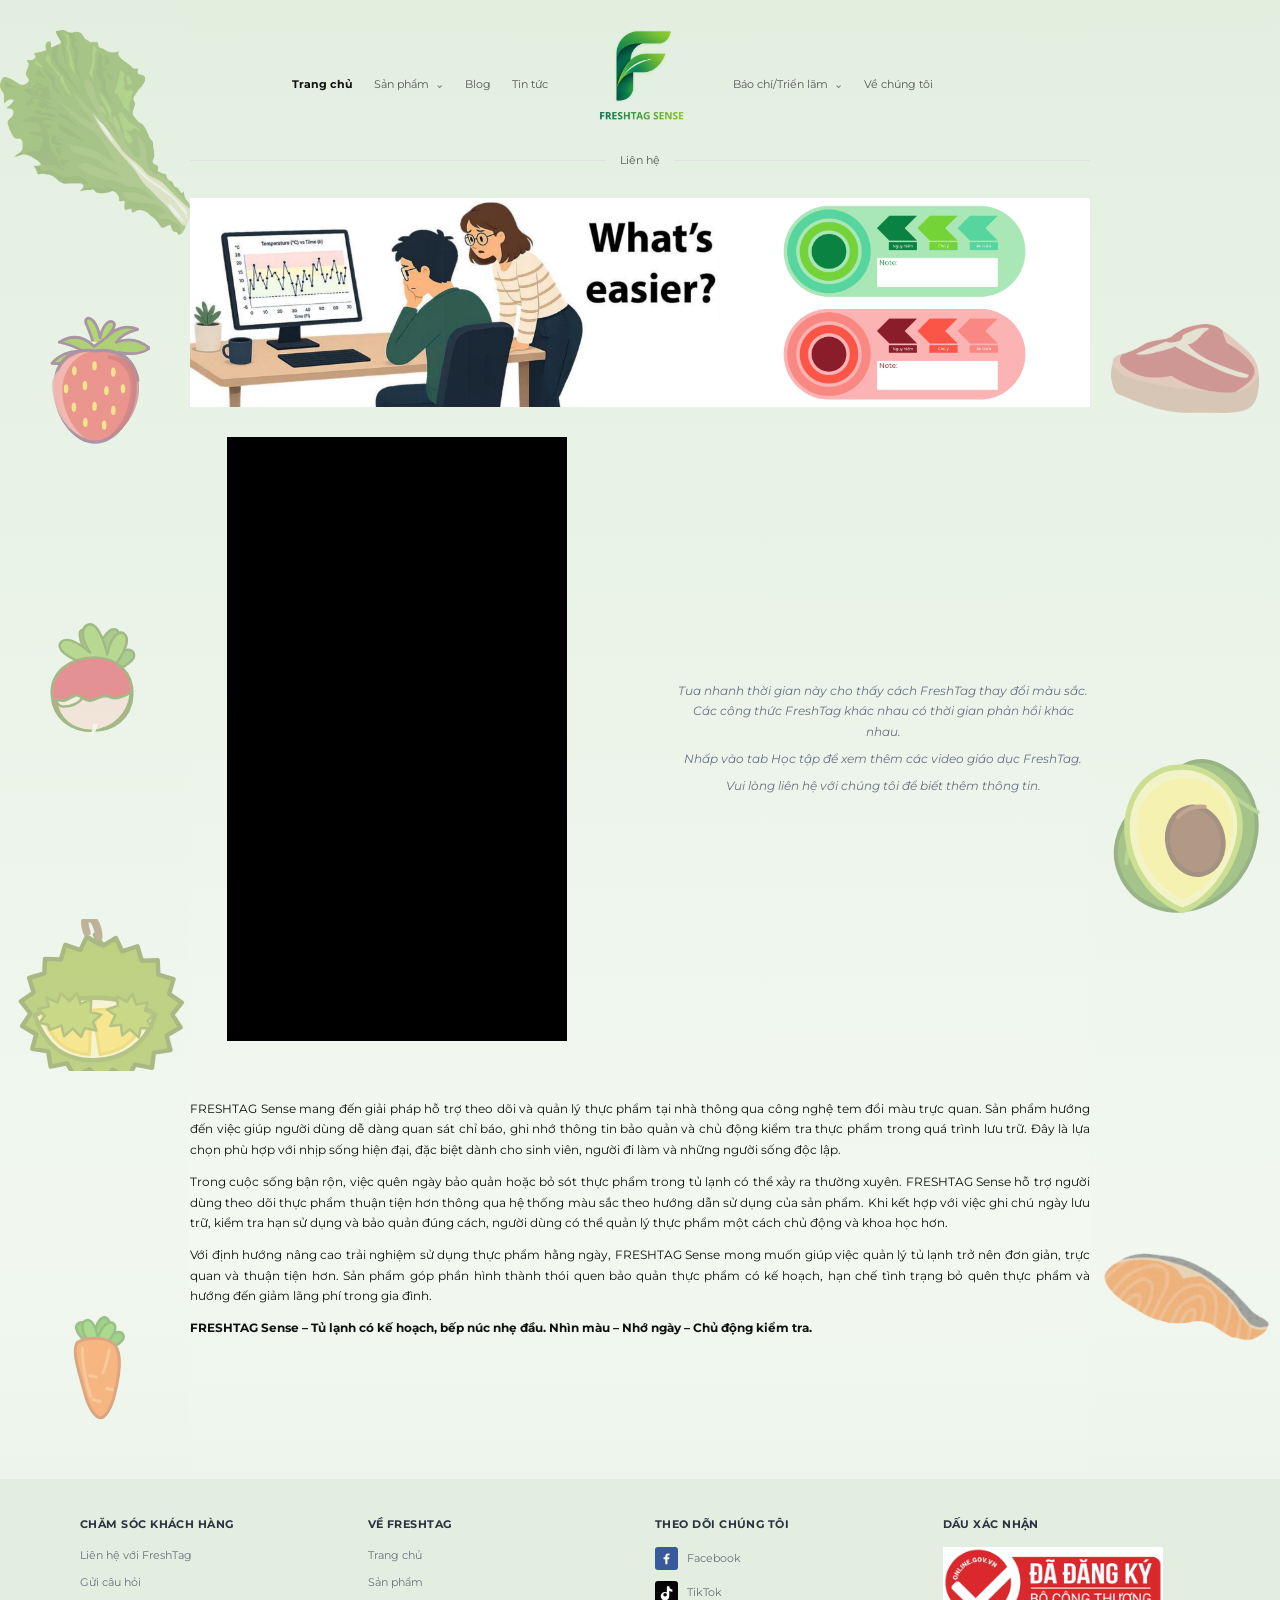
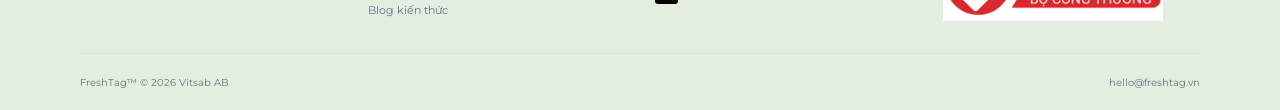
<file: index.html>
<!doctype html>
<html lang="vi">
<head>
  <meta charset="utf-8">
  <meta name="viewport" content="width=device-width, initial-scale=1">
  <meta name="theme-color" content="#ffffff">
  <meta name="description" content="FreshTag by Vitsab — tem chỉ báo thời gian và nhiệt độ giúp theo dõi thực phẩm dễ dàng.">
  <title>FreshTag™ — Temperature Monitoring Made Simple</title>
  <link rel="preconnect" href="https://fonts.googleapis.com">
  <link rel="preconnect" href="https://fonts.gstatic.com" crossorigin>
  <link href="https://fonts.googleapis.com/css2?family=Montserrat:wght@400;500;600;700;800&display=swap" rel="stylesheet">
  <link rel="stylesheet" href="style.css">
  <script src="script.js" defer></script>
</head>
<body>
  <header class="site-header">
    <div class="header-main">
      <button class="menu-toggle" type="button" aria-label="Mở menu" aria-expanded="false"><span></span><span></span><span></span></button>
      <nav class="nav-group nav-left" aria-label="Điều hướng chính">
        <a class="active" href="#home">Trang chủ</a>
        <a href="san-pham.html">Sản phẩm <span class="chevron">⌄</span></a>
        <a href="blog.html">Blog</a>
        <a href="#gioi-thieu">Tin tức</a>
      </nav>
      <a class="brand" href="#home" aria-label="FreshTag Sense — trang chủ"><img class="brand-logo" src="./image/LOGO%20(1).png" alt="FreshTag Sense"></a>
      <nav class="nav-group nav-right" aria-label="Thông tin">
        <a href="#san-pham">Báo chí/Triển lãm <span class="chevron">⌄</span></a>
        <a href="#gioi-thieu">Về chúng tôi</a>
      </nav>
    </div>
    <div class="contact-row"><span></span><a href="mailto:hello@freshtag.vn">Liên hệ</a><span></span></div>
  </header>

  <main class="page-content" id="home">
    <section class="hero-stage" id="san-pham" aria-label="Tem FreshTag theo dõi nhiệt độ">
      <img class="hero-image" src="./image/anh 2 người 2 tem.png" alt="Hai chuyên gia theo dõi biểu đồ nhiệt độ và các trạng thái của tem FreshTag">
    </section>

    <section class="video-intro" id="video">
      <div class="video-frame tiktok-frame"><iframe src="https://www.tiktok.com/player/v1/7697991891312266516?controls=1&amp;description=1" title="Video TikTok FreshTag Sense" loading="lazy" allow="encrypted-media; fullscreen; picture-in-picture" referrerpolicy="strict-origin-when-cross-origin" allowfullscreen></iframe></div>
      <div class="video-copy"><p>Tua nhanh thời gian này cho thấy cách FreshTag  thay đổi màu sắc. Các công thức FreshTag khác nhau có thời gian phản hồi khác nhau.</p><p>Nhấp vào tab Học tập để xem thêm các video giáo dục FreshTag.</p><p>Vui lòng liên hệ với chúng tôi để biết thêm thông tin.</p></div>
    </section>

    <section class="about-copy" id="gioi-thieu">
      <p>FRESHTAG Sense mang đến giải pháp hỗ trợ theo dõi và quản lý thực phẩm tại nhà thông qua công nghệ tem đổi màu trực quan. Sản phẩm hướng đến việc giúp người dùng dễ dàng quan sát chỉ báo, ghi nhớ thông tin bảo quản và chủ động kiểm tra thực phẩm trong quá trình lưu trữ. Đây là lựa chọn phù hợp với nhịp sống hiện đại, đặc biệt dành cho sinh viên, người đi làm và những người sống độc lập.</p>
      <p>Trong cuộc sống bận rộn, việc quên ngày bảo quản hoặc bỏ sót thực phẩm trong tủ lạnh có thể xảy ra thường xuyên. FRESHTAG Sense hỗ trợ người dùng theo dõi thực phẩm thuận tiện hơn thông qua hệ thống màu sắc theo hướng dẫn sử dụng của sản phẩm. Khi kết hợp với việc ghi chú ngày lưu trữ, kiểm tra hạn sử dụng và bảo quản đúng cách, người dùng có thể quản lý thực phẩm một cách chủ động và khoa học hơn.</p>
      <p>Với định hướng nâng cao trải nghiệm sử dụng thực phẩm hằng ngày, FRESHTAG Sense mong muốn giúp việc quản lý tủ lạnh trở nên đơn giản, trực quan và thuận tiện hơn. Sản phẩm góp phần hình thành thói quen bảo quản thực phẩm có kế hoạch, hạn chế tình trạng bỏ quên thực phẩm và hướng đến giảm lãng phí trong gia đình.</p>
      <p><strong>FRESHTAG Sense – Tủ lạnh có kế hoạch, bếp núc nhẹ đầu. Nhìn màu – Nhớ ngày – Chủ động kiểm tra.</strong></p>
    </section>
  </main>

    <footer class="site-footer site-footer-expanded">
    <div class="footer-main">
      <section class="footer-column"><h2>Ch&#259;m s&oacute;c kh&aacute;ch h&agrave;ng</h2><a href="mailto:hello@freshtag.vn">Li&ecirc;n h&#7879; v&#7899;i FreshTag</a><a href="mailto:hello@freshtag.vn?subject=H%E1%BB%8Fi%20%C4%91%C3%A1p">G&#7917;i c&acirc;u h&#7887;i</a></section>
      <section class="footer-column"><h2>V&#7873; FreshTag</h2><a href="index.html">Trang ch&#7911;</a><a href="san-pham.html">S&#7843;n ph&#7849;m</a><a href="blog.html">Blog ki&#7871;n th&#7913;c</a></section>
      <section class="footer-column footer-social-column"><h2>Theo d&otilde;i ch&uacute;ng t&ocirc;i</h2><a class="footer-social-link" href="https://www.facebook.com/share/1HzNCkE6PV/" target="_blank" rel="noopener noreferrer"><span class="social facebook" aria-hidden="true"><svg viewBox="0 0 24 24"><path d="M13.5 21v-8h2.7l.4-3h-3.1V8.1c0-.9.3-1.5 1.6-1.5h1.7V3.9c-.3 0-1.3-.1-2.5-.1-2.5 0-4.2 1.5-4.2 4.3V10H7.3v3h2.8v8h3.4Z"/></svg></span>Facebook</a><a class="footer-social-link" href="https://www.tiktok.com/@freshtagsense" target="_blank" rel="noopener noreferrer"><span class="social tiktok" aria-hidden="true"><svg viewBox="0 0 24 24"><path d="M19.59 6.69a4.83 4.83 0 0 1-3.16-4.2V2h-3.8v13.67a2.9 2.9 0 0 1-2.9 2.9 2.9 2.9 0 1 1 2.9-2.9v-3.9a6.8 6.8 0 1 0 3.8 6.1V9.2a8.55 8.55 0 0 0 5 1.6V7a4.8 4.8 0 0 1-1.84-.31Z"/></svg></span>TikTok</a></section>
      <section class="footer-column footer-registration"><h2>D&#7845;u x&aacute;c nh&#7853;n</h2><a class="moit-logo-link" href="https://online.gov.vn/" target="_blank" rel="noopener noreferrer"><img class="moit-logo" src="image/badge-da-dang-ky-bo-cong-thuong.png" alt="D&#7845;u &#272;&atilde; &#273;&#259;ng k&yacute; B&#7897; C&ocirc;ng Th&#432;&#417;ng"></a></section>
    </div>
    <div class="footer-bottom"><span>FreshTag&trade; &copy; <span data-current-year>2026</span> Vitsab AB</span><a href="mailto:hello@freshtag.vn">hello@freshtag.vn</a></div>
  </footer>
</body>
</html>
</file>
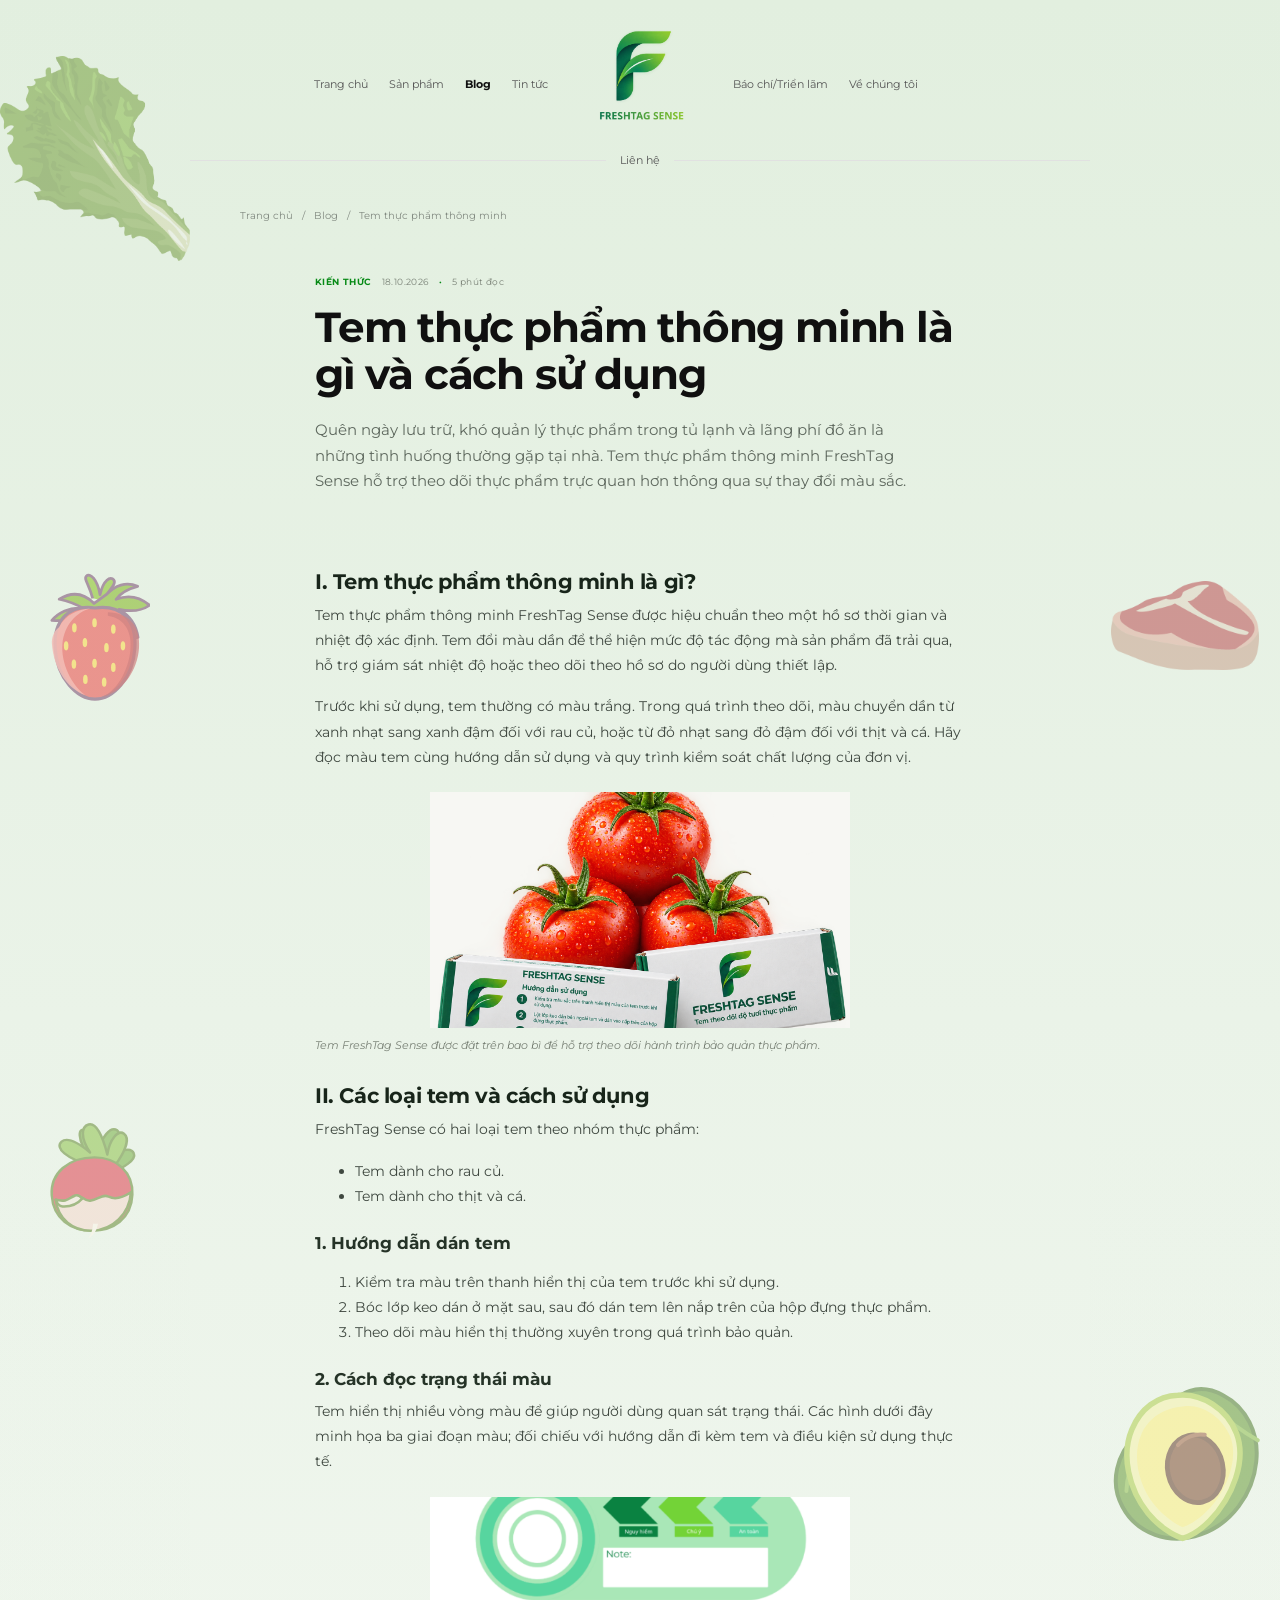
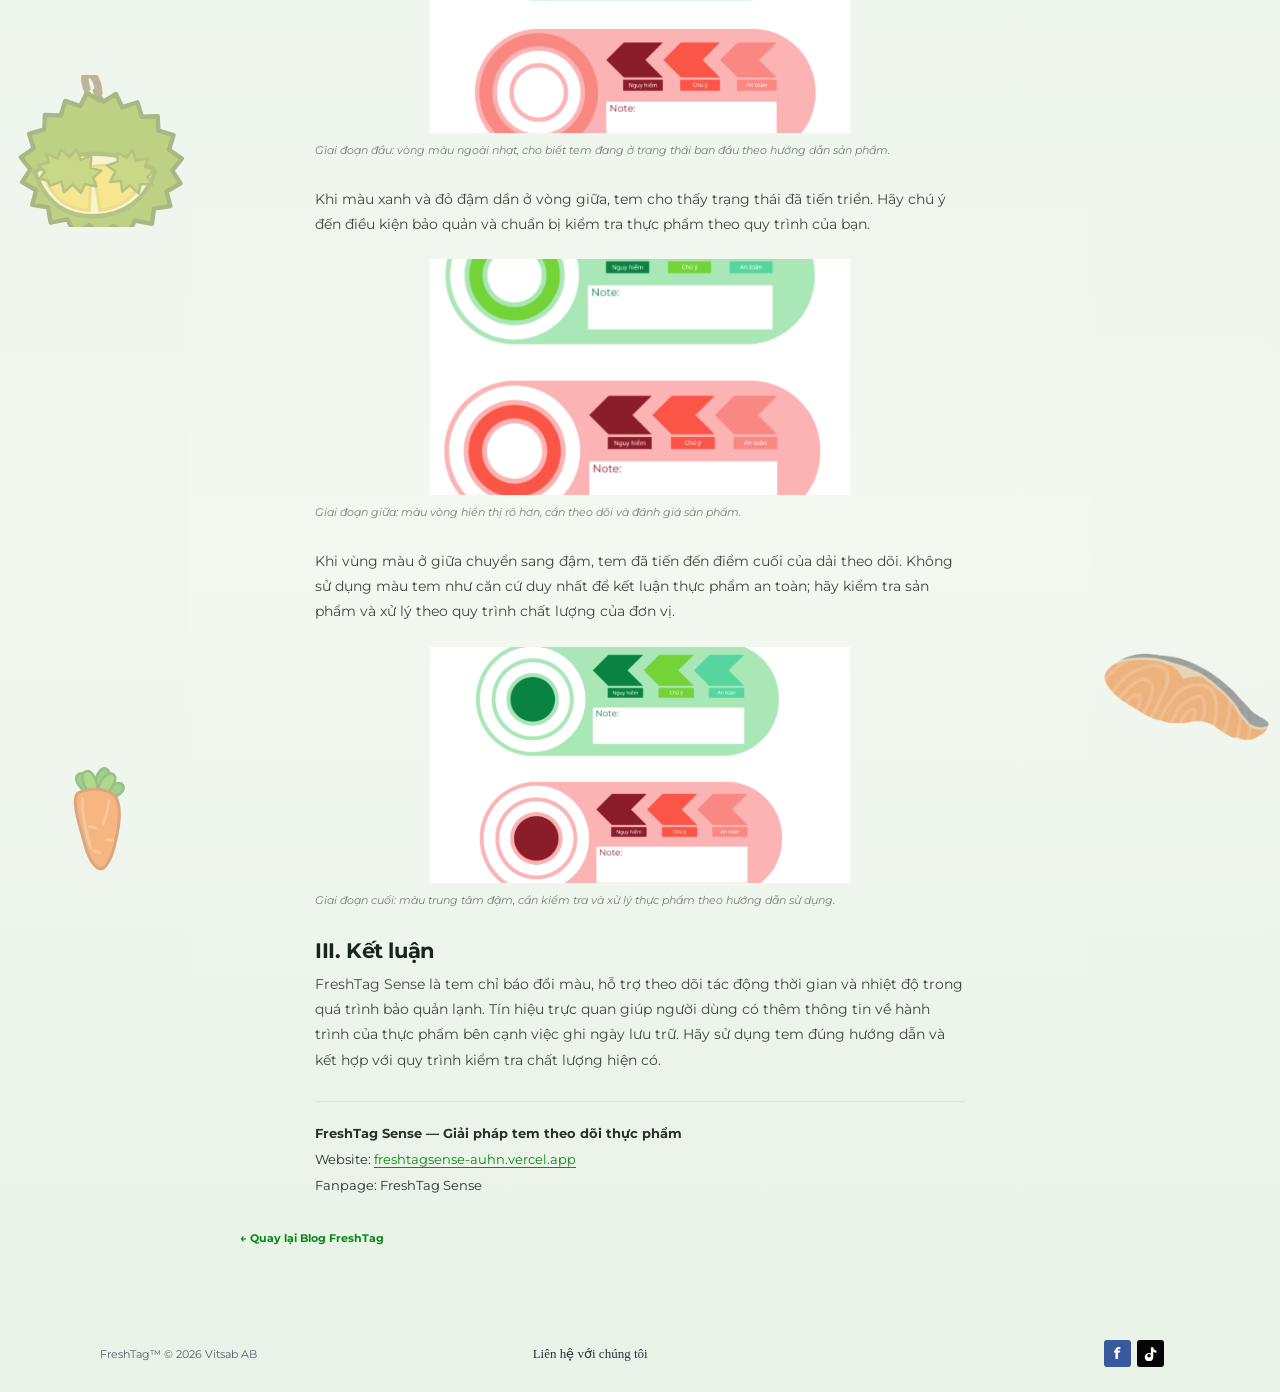
<file: bai-viet-tem-thuc-pham-thong-minh.html>
<!doctype html>
<html lang="vi">
<head>
  <meta charset="utf-8">
  <meta name="viewport" content="width=device-width, initial-scale=1">
  <meta name="theme-color" content="#ffffff">
  <meta name="description" content="Tem thực phẩm thông minh FreshTag Sense là gì? Tìm hiểu hai loại tem, cách dán và cách đọc các trạng thái màu khi bảo quản thực phẩm.">
  <meta name="robots" content="index,follow">
  <link rel="canonical" href="https://freshtag.vn/bai-viet-tem-thuc-pham-thong-minh.html">
  <meta property="og:type" content="article">
  <meta property="og:title" content="Tem thực phẩm thông minh là gì và cách sử dụng | FreshTag Sense">
  <meta property="og:description" content="Hướng dẫn chọn, sử dụng và theo dõi màu sắc của tem FreshTag Sense trên thực phẩm.">
  <meta property="og:image" content="https://freshtag.vn/image/h%C3%ACnh%201%20blog%204.png">
  <meta property="og:url" content="https://freshtag.vn/bai-viet-tem-thuc-pham-thong-minh.html">
  <title>Tem thực phẩm thông minh là gì và cách sử dụng | FreshTag Sense</title>
  <link rel="preconnect" href="https://fonts.googleapis.com">
  <link rel="preconnect" href="https://fonts.gstatic.com" crossorigin>
  <link href="https://fonts.googleapis.com/css2?family=Montserrat:wght@400;500;600;700;800&display=swap" rel="stylesheet">
  <link rel="stylesheet" href="style.css">
  <script src="script.js" defer></script>
  <script type="application/ld+json">{"@context":"https://schema.org","@type":"BlogPosting","headline":"Tem thực phẩm thông minh là gì và cách sử dụng","description":"Tìm hiểu hai loại tem FreshTag Sense, cách dán tem và cách đọc các trạng thái màu khi theo dõi thực phẩm.","image":["https://freshtag.vn/image/h%C3%ACnh%201%20blog%204.png","https://freshtag.vn/image/h%C3%ACnh%203%20blog%204.png","https://freshtag.vn/image/h%C3%ACnh%204%20blog%204.png","https://freshtag.vn/image/h%C3%ACnh%205%20blog%204.png"],"datePublished":"2026-10-18","dateModified":"2026-10-18","inLanguage":"vi","mainEntityOfPage":{"@type":"WebPage","@id":"https://freshtag.vn/bai-viet-tem-thuc-pham-thong-minh.html"},"author":{"@type":"Organization","name":"FreshTag Sense"},"publisher":{"@type":"Organization","name":"FreshTag | Vitsab AB","url":"https://freshtag.vn/"}}</script>
</head>
<body>
  <header class="site-header">
    <div class="header-main">
      <button class="menu-toggle" type="button" aria-label="Mở menu" aria-expanded="false"><span></span><span></span><span></span></button>
      <nav class="nav-group nav-left" aria-label="Điều hướng chính"><a href="index.html">Trang chủ</a><a href="san-pham.html">Sản phẩm</a><a class="active" href="blog.html" aria-current="page">Blog</a><a href="index.html#gioi-thieu">Tin tức</a></nav>
      <a class="brand" href="index.html" aria-label="FreshTag Sense — trang chủ"><img class="brand-logo" src="./image/LOGO%20(1).png" alt="FreshTag Sense"></a>
      <nav class="nav-group nav-right" aria-label="Thông tin"><a href="index.html#san-pham">Báo chí/Triển lãm</a><a href="index.html#gioi-thieu">Về chúng tôi</a></nav>
    </div>
    <div class="contact-row"><span></span><a href="mailto:hello@freshtag.vn">Liên hệ</a><span></span></div>
  </header>
  <main class="page-content article-page">
    <nav class="breadcrumbs" aria-label="Điều hướng đường dẫn"><a href="index.html">Trang chủ</a><span>/</span><a href="blog.html">Blog</a><span>/</span><span>Tem thực phẩm thông minh</span></nav>
    <article>
      <header class="article-header"><p class="post-meta"><span>KIẾN THỨC</span><time datetime="2026-10-18">18.10.2026</time><span aria-hidden="true">·</span>5 phút đọc</p><h1>Tem thực phẩm thông minh là gì và cách sử dụng</h1><p class="article-intro">Quên ngày lưu trữ, khó quản lý thực phẩm trong tủ lạnh và lãng phí đồ ăn là những tình huống thường gặp tại nhà. Tem thực phẩm thông minh FreshTag Sense hỗ trợ theo dõi thực phẩm trực quan hơn thông qua sự thay đổi màu sắc.</p></header>
      <div class="article-body">
        <h2>I. Tem thực phẩm thông minh là gì?</h2>
        <p>Tem thực phẩm thông minh FreshTag Sense được hiệu chuẩn theo một hồ sơ thời gian và nhiệt độ xác định. Tem đổi màu dần để thể hiện mức độ tác động mà sản phẩm đã trải qua, hỗ trợ giám sát nhiệt độ hoặc theo dõi theo hồ sơ do người dùng thiết lập.</p>
        <p>Trước khi sử dụng, tem thường có màu trắng. Trong quá trình theo dõi, màu chuyển dần từ xanh nhạt sang xanh đậm đối với rau củ, hoặc từ đỏ nhạt sang đỏ đậm đối với thịt và cá. Hãy đọc màu tem cùng hướng dẫn sử dụng và quy trình kiểm soát chất lượng của đơn vị.</p>
        <figure><img src="./image/h%C3%ACnh%201%20blog%204.png" alt="Cà chua tươi cùng hộp tem FreshTag Sense và hướng dẫn sử dụng" loading="lazy"><figcaption>Tem FreshTag Sense được đặt trên bao bì để hỗ trợ theo dõi hành trình bảo quản thực phẩm.</figcaption></figure>

        <h2>II. Các loại tem và cách sử dụng</h2>
        <p>FreshTag Sense có hai loại tem theo nhóm thực phẩm:</p>
        <ul><li>Tem dành cho rau củ.</li><li>Tem dành cho thịt và cá.</li></ul>
        <h3>1. Hướng dẫn dán tem</h3>
        <ol><li>Kiểm tra màu trên thanh hiển thị của tem trước khi sử dụng.</li><li>Bóc lớp keo dán ở mặt sau, sau đó dán tem lên nắp trên của hộp đựng thực phẩm.</li><li>Theo dõi màu hiển thị thường xuyên trong quá trình bảo quản.</li></ol>

        <h3>2. Cách đọc trạng thái màu</h3>
        <p>Tem hiển thị nhiều vòng màu để giúp người dùng quan sát trạng thái. Các hình dưới đây minh họa ba giai đoạn màu; đối chiếu với hướng dẫn đi kèm tem và điều kiện sử dụng thực tế.</p>
        <figure><img src="./image/h%C3%ACnh%203%20blog%204.png" alt="Minh họa giai đoạn màu đầu của tem rau củ và tem thịt cá" loading="lazy"><figcaption>Giai đoạn đầu: vòng màu ngoài nhạt, cho biết tem đang ở trạng thái ban đầu theo hướng dẫn sản phẩm.</figcaption></figure>
        <p>Khi màu xanh và đỏ đậm dần ở vòng giữa, tem cho thấy trạng thái đã tiến triển. Hãy chú ý đến điều kiện bảo quản và chuẩn bị kiểm tra thực phẩm theo quy trình của bạn.</p>
        <figure><img src="./image/h%C3%ACnh%204%20blog%204.png" alt="Minh họa giai đoạn màu trung gian của tem rau củ và tem thịt cá" loading="lazy"><figcaption>Giai đoạn giữa: màu vòng hiển thị rõ hơn, cần theo dõi và đánh giá sản phẩm.</figcaption></figure>
        <p>Khi vùng màu ở giữa chuyển sang đậm, tem đã tiến đến điểm cuối của dải theo dõi. Không sử dụng màu tem như căn cứ duy nhất để kết luận thực phẩm an toàn; hãy kiểm tra sản phẩm và xử lý theo quy trình chất lượng của đơn vị.</p>
        <figure><img src="./image/h%C3%ACnh%205%20blog%204.png" alt="Minh họa giai đoạn màu cuối của tem rau củ và tem thịt cá" loading="lazy"><figcaption>Giai đoạn cuối: màu trung tâm đậm, cần kiểm tra và xử lý thực phẩm theo hướng dẫn sử dụng.</figcaption></figure>

        <h2>III. Kết luận</h2>
        <p>FreshTag Sense là tem chỉ báo đổi màu, hỗ trợ theo dõi tác động thời gian và nhiệt độ trong quá trình bảo quản lạnh. Tín hiệu trực quan giúp người dùng có thêm thông tin về hành trình của thực phẩm bên cạnh việc ghi ngày lưu trữ. Hãy sử dụng tem đúng hướng dẫn và kết hợp với quy trình kiểm tra chất lượng hiện có.</p>
        <div class="article-brand"><strong>FreshTag Sense — Giải pháp tem theo dõi thực phẩm</strong><br>Website: <a href="https://freshtagsense-auhn.vercel.app/" target="_blank" rel="noopener noreferrer">freshtagsense-auhn.vercel.app</a><br>Fanpage: FreshTag Sense</div>
      </div>
    </article>
    <a class="text-link article-back" href="blog.html">← Quay lại Blog FreshTag</a>
  </main>
  <footer class="site-footer"><span>FreshTag™ © <span data-current-year>2026</span> Vitsab AB</span><a class="footer-contact" href="mailto:hello@freshtag.vn">Liên hệ với chúng tôi</a><nav class="social-links" aria-label="Mạng xã hội"><a class="social facebook" href="https://www.facebook.com/share/1HzNCkE6PV/" aria-label="Facebook" target="_blank" rel="noopener noreferrer">f</a><a class="social tiktok" href="https://www.tiktok.com/@freshtagsense" aria-label="TikTok" target="_blank" rel="noopener noreferrer"><svg viewBox="0 0 24 24" aria-hidden="true" focusable="false"><path d="M19.59 6.69a4.83 4.83 0 0 1-3.16-4.2V2h-3.8v13.67a2.9 2.9 0 0 1-2.9 2.9 2.9 2.9 0 1 1 2.9-2.9v-3.9a6.8 6.8 0 1 0 3.8 6.1V9.2a8.55 8.55 0 0 0 5 1.6V7a4.8 4.8 0 0 1-1.84-.31Z"/></svg></a></nav></footer>
</body>
</html>
</file>
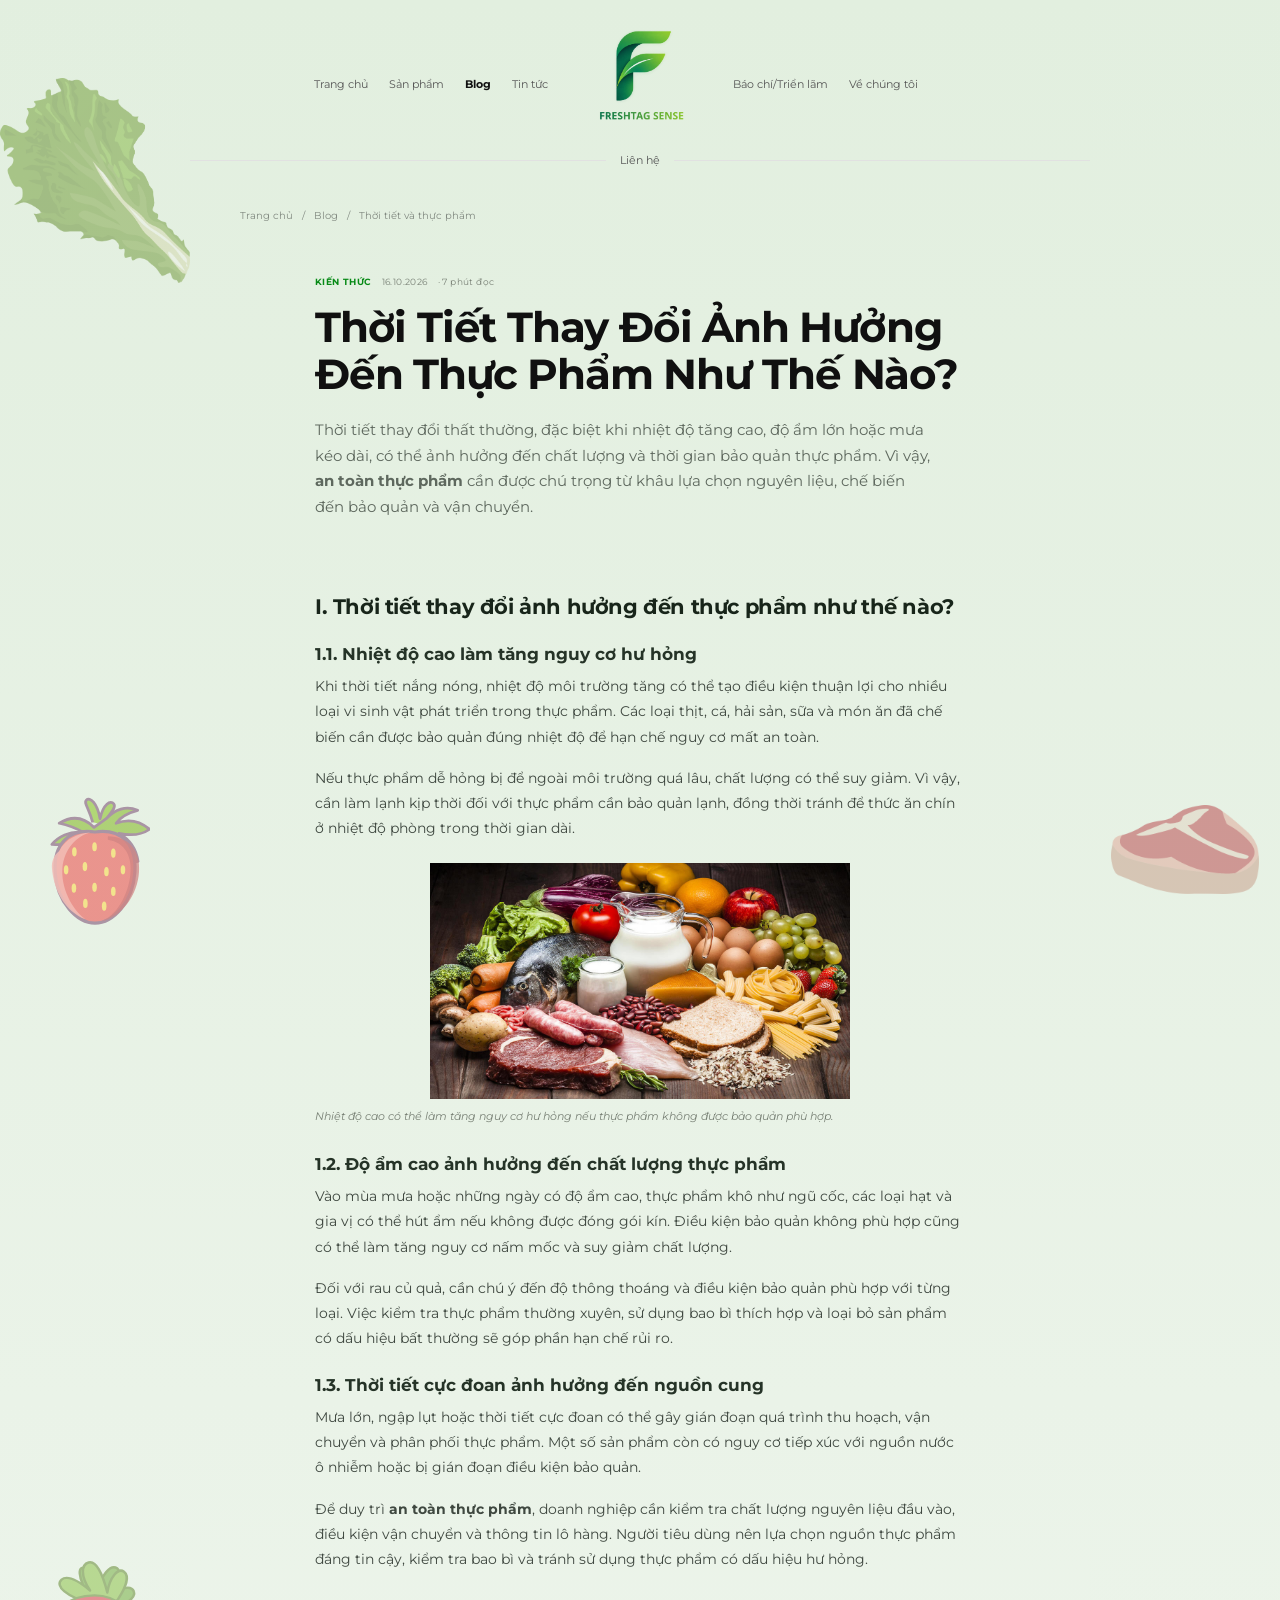
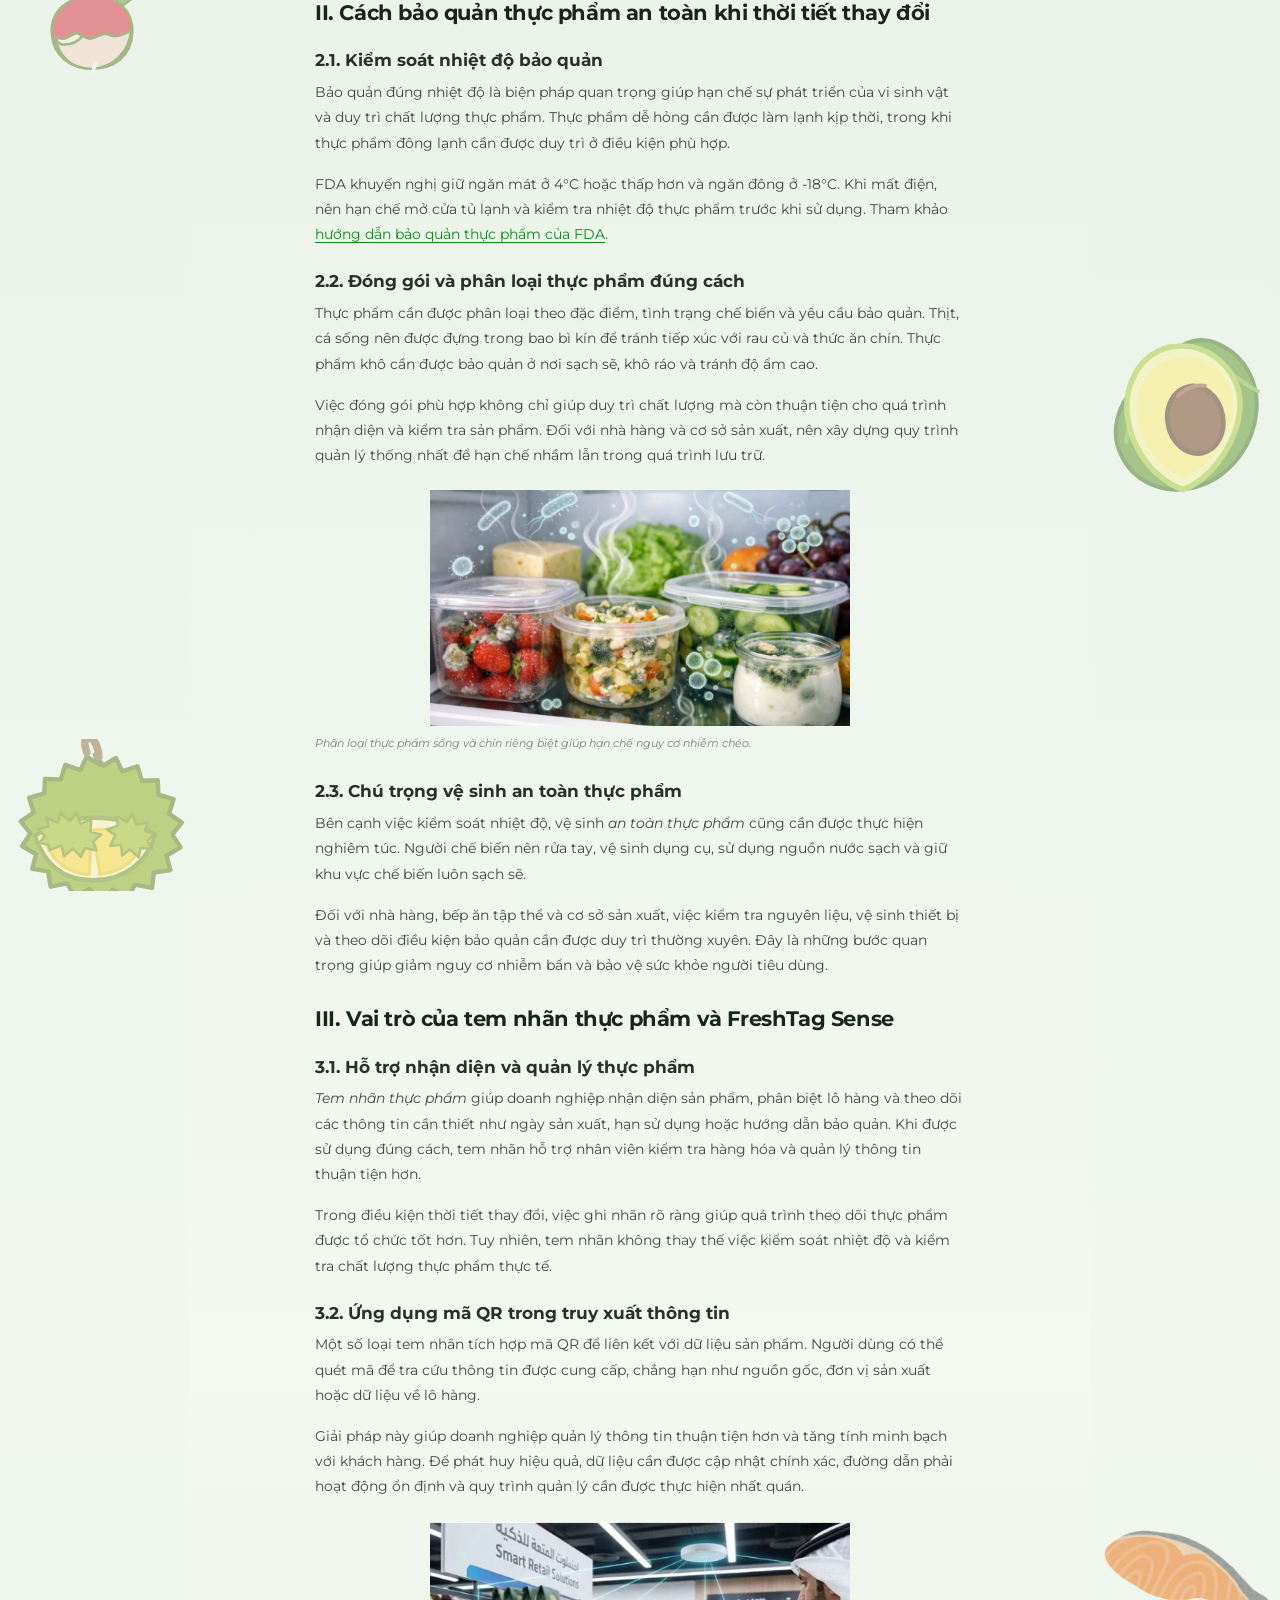
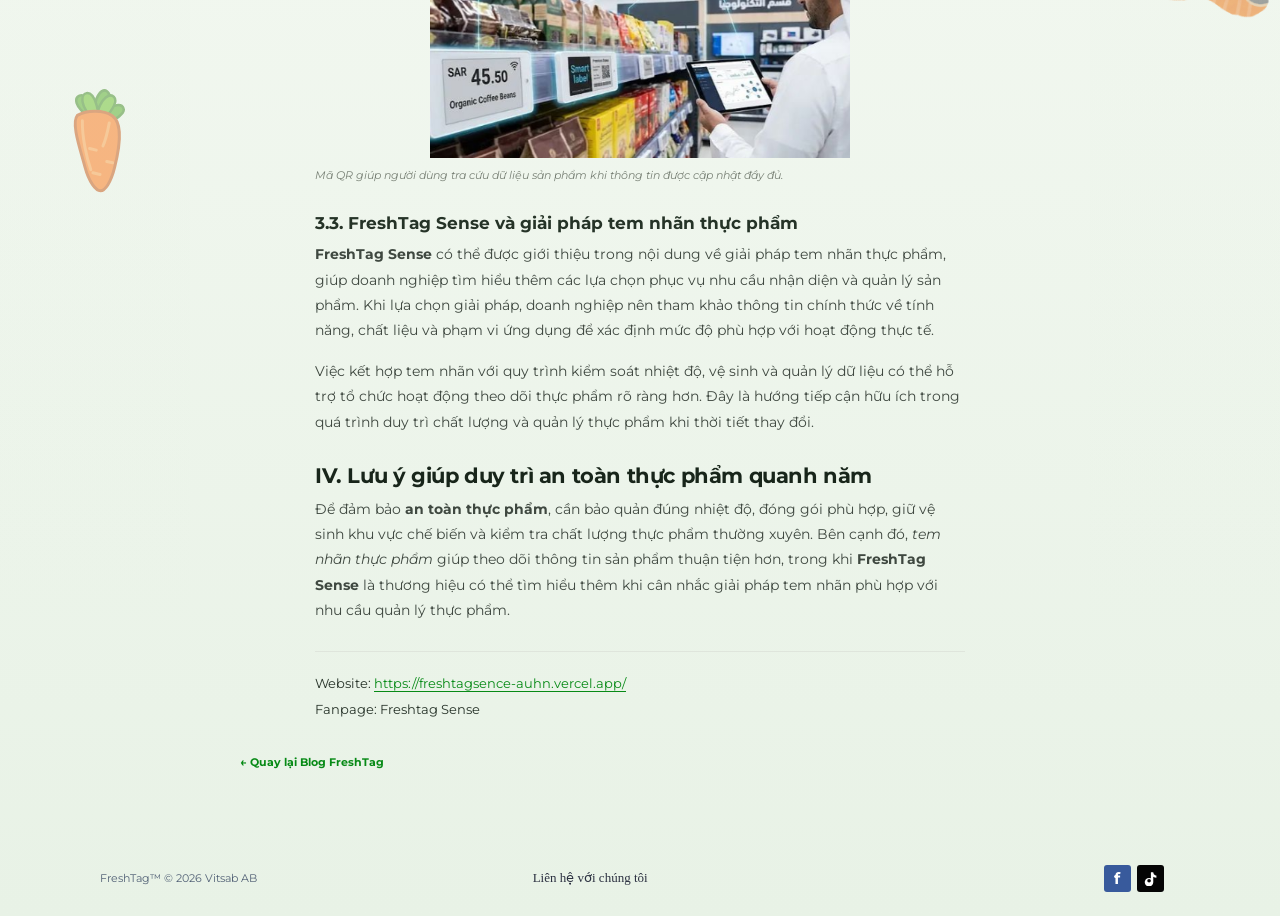
<file: bai-viet-thoi-tiet-thuc-pham.html>
<!doctype html>
<html lang="vi">
<head>
  <meta charset="utf-8">
  <meta name="viewport" content="width=device-width, initial-scale=1">
  <meta name="theme-color" content="#ffffff">
  <meta name="description" content="Thời tiết nóng, độ ẩm cao và mưa lũ có thể ảnh hưởng đến chất lượng, việc bảo quản và nguồn cung thực phẩm. Tìm hiểu cách bảo quản phù hợp và vai trò của tem nhãn.">
  <meta name="robots" content="index,follow">
  <link rel="canonical" href="https://freshtag.vn/bai-viet-thoi-tiet-thuc-pham.html">
  <meta property="og:type" content="article">
  <meta property="og:title" content="Thời Tiết Thay Đổi Ảnh Hưởng Đến Thực Phẩm Như Thế Nào?">
  <meta property="og:description" content="Tìm hiểu tác động của nhiệt độ, độ ẩm và thời tiết cực đoan đến thực phẩm cùng cách bảo quản phù hợp.">
  <meta property="og:image" content="https://freshtag.vn/image/thoi-tiet-anh-huong-thuc-pham.svg">
  <meta property="og:url" content="https://freshtag.vn/bai-viet-thoi-tiet-thuc-pham.html">
  <title>Thời Tiết Thay Đổi Ảnh Hưởng Đến Thực Phẩm Như Thế Nào? | FreshTag</title>
  <link rel="preconnect" href="https://fonts.googleapis.com">
  <link rel="preconnect" href="https://fonts.gstatic.com" crossorigin>
  <link href="https://fonts.googleapis.com/css2?family=Montserrat:wght@400;500;600;700;800&display=swap" rel="stylesheet">
  <link rel="stylesheet" href="style.css">
  <script src="script.js" defer></script>
  <script type="application/ld+json">{"@context":"https://schema.org","@type":"BlogPosting","headline":"Thời Tiết Thay Đổi Ảnh Hưởng Đến Thực Phẩm Như Thế Nào?","description":"Thời tiết nóng, độ ẩm cao và mưa lũ có thể ảnh hưởng đến chất lượng, việc bảo quản và nguồn cung thực phẩm.","image":["https://freshtag.vn/image/thoi-tiet-anh-huong-thuc-pham.svg","https://freshtag.vn/image/thuc-pham-do-am-nam-moc.svg","https://freshtag.vn/image/tem-nhan-truy-xuat-cua-hang.svg"],"datePublished":"2026-10-16","dateModified":"2026-10-16","inLanguage":"vi","mainEntityOfPage":{"@type":"WebPage","@id":"https://freshtag.vn/bai-viet-thoi-tiet-thuc-pham.html"},"author":{"@type":"Organization","name":"FreshTag Sense"},"publisher":{"@type":"Organization","name":"FreshTag | Vitsab AB","url":"https://freshtag.vn/"}}</script>
</head>
<body>
  <header class="site-header"><div class="header-main"><button class="menu-toggle" type="button" aria-label="Mở menu" aria-expanded="false"><span></span><span></span><span></span></button><nav class="nav-group nav-left" aria-label="Điều hướng chính"><a href="index.html">Trang chủ</a><a href="san-pham.html">Sản phẩm</a><a class="active" href="blog.html" aria-current="page">Blog</a><a href="index.html#gioi-thieu">Tin tức</a></nav><a class="brand" href="index.html" aria-label="FreshTag Sense — trang chủ"><img class="brand-logo" src="./image/LOGO%20(1).png" alt="FreshTag Sense"></a><nav class="nav-group nav-right" aria-label="Thông tin"><a href="index.html#san-pham">Báo chí/Triển lãm</a><a href="index.html#gioi-thieu">Về chúng tôi</a></nav></div><div class="contact-row"><span></span><a href="mailto:hello@freshtag.vn">Liên hệ</a><span></span></div></header>
  <main class="page-content article-page">
    <nav class="breadcrumbs" aria-label="Điều hướng đường dẫn"><a href="index.html">Trang chủ</a><span>/</span><a href="blog.html">Blog</a><span>/</span><span>Thời tiết và thực phẩm</span></nav>
    <article>
      <header class="article-header"><p class="post-meta"><span>KIẾN THỨC</span><time datetime="2026-10-16">16.10.2026</time> · 7 phút đọc</p><h1>Thời Tiết Thay Đổi Ảnh Hưởng Đến Thực Phẩm Như Thế Nào?</h1><p class="article-intro">Thời tiết thay đổi thất thường, đặc biệt khi nhiệt độ tăng cao, độ ẩm lớn hoặc mưa kéo dài, có thể ảnh hưởng đến chất lượng và thời gian bảo quản thực phẩm. Vì vậy, <strong>an toàn thực phẩm</strong> cần được chú trọng từ khâu lựa chọn nguyên liệu, chế biến đến bảo quản và vận chuyển.</p></header>
      <div class="article-body">
        <h2>I. Thời tiết thay đổi ảnh hưởng đến thực phẩm như thế nào?</h2>
        <h3>1.1. Nhiệt độ cao làm tăng nguy cơ hư hỏng</h3>
        <p>Khi thời tiết nắng nóng, nhiệt độ môi trường tăng có thể tạo điều kiện thuận lợi cho nhiều loại vi sinh vật phát triển trong thực phẩm. Các loại thịt, cá, hải sản, sữa và món ăn đã chế biến cần được bảo quản đúng nhiệt độ để hạn chế nguy cơ mất an toàn.</p>
        <p>Nếu thực phẩm dễ hỏng bị để ngoài môi trường quá lâu, chất lượng có thể suy giảm. Vì vậy, cần làm lạnh kịp thời đối với thực phẩm cần bảo quản lạnh, đồng thời tránh để thức ăn chín ở nhiệt độ phòng trong thời gian dài.</p>
        <figure><img src="./image/hinh 1 blog 3.png" alt="Các nhóm thực phẩm tươi và thực phẩm khô được phân loại bàn"><figcaption>Nhiệt độ cao có thể làm tăng nguy cơ hư hỏng nếu thực phẩm không được bảo quản phù hợp.</figcaption></figure>
        <h3>1.2. Độ ẩm cao ảnh hưởng đến chất lượng thực phẩm</h3>
        <p>Vào mùa mưa hoặc những ngày có độ ẩm cao, thực phẩm khô như ngũ cốc, các loại hạt và gia vị có thể hút ẩm nếu không được đóng gói kín. Điều kiện bảo quản không phù hợp cũng có thể làm tăng nguy cơ nấm mốc và suy giảm chất lượng.</p>
        <p>Đối với rau củ quả, cần chú ý đến độ thông thoáng và điều kiện bảo quản phù hợp với từng loại. Việc kiểm tra thực phẩm thường xuyên, sử dụng bao bì thích hợp và loại bỏ sản phẩm có dấu hiệu bất thường sẽ góp phần hạn chế rủi ro.</p>
        <h3>1.3. Thời tiết cực đoan ảnh hưởng đến nguồn cung</h3>
        <p>Mưa lớn, ngập lụt hoặc thời tiết cực đoan có thể gây gián đoạn quá trình thu hoạch, vận chuyển và phân phối thực phẩm. Một số sản phẩm còn có nguy cơ tiếp xúc với nguồn nước ô nhiễm hoặc bị gián đoạn điều kiện bảo quản.</p>
        <p>Để duy trì <strong>an toàn thực phẩm</strong>, doanh nghiệp cần kiểm tra chất lượng nguyên liệu đầu vào, điều kiện vận chuyển và thông tin lô hàng. Người tiêu dùng nên lựa chọn nguồn thực phẩm đáng tin cậy, kiểm tra bao bì và tránh sử dụng thực phẩm có dấu hiệu hư hỏng.</p>

        <h2>II. Cách bảo quản thực phẩm an toàn khi thời tiết thay đổi</h2>
        <h3>2.1. Kiểm soát nhiệt độ bảo quản</h3>
        <p>Bảo quản đúng nhiệt độ là biện pháp quan trọng giúp hạn chế sự phát triển của vi sinh vật và duy trì chất lượng thực phẩm. Thực phẩm dễ hỏng cần được làm lạnh kịp thời, trong khi thực phẩm đông lạnh cần được duy trì ở điều kiện phù hợp.</p>
        <p>FDA khuyến nghị giữ ngăn mát ở 4°C hoặc thấp hơn và ngăn đông ở -18°C. Khi mất điện, nên hạn chế mở cửa tủ lạnh và kiểm tra nhiệt độ thực phẩm trước khi sử dụng. Tham khảo <a href="https://www.fda.gov/consumers/consumer-updates/are-you-storing-food-safely" target="_blank" rel="noopener noreferrer">hướng dẫn bảo quản thực phẩm của FDA</a>.</p>
        <h3>2.2. Đóng gói và phân loại thực phẩm đúng cách</h3>
        <p>Thực phẩm cần được phân loại theo đặc điểm, tình trạng chế biến và yêu cầu bảo quản. Thịt, cá sống nên được đựng trong bao bì kín để tránh tiếp xúc với rau củ và thức ăn chín. Thực phẩm khô cần được bảo quản ở nơi sạch sẽ, khô ráo và tránh độ ẩm cao.</p>
        <p>Việc đóng gói phù hợp không chỉ giúp duy trì chất lượng mà còn thuận tiện cho quá trình nhận diện và kiểm tra sản phẩm. Đối với nhà hàng và cơ sở sản xuất, nên xây dựng quy trình quản lý thống nhất để hạn chế nhầm lẫn trong quá trình lưu trữ.</p>
        <figure><img src="./image/hình 2 blog 3.png" alt="Các hộp thực phẩm được đóng kín và phân loại riêng trong tủ lạnh"><figcaption>Phân loại thực phẩm sống và chín riêng biệt giúp hạn chế nguy cơ nhiễm chéo.</figcaption></figure>
        <h3>2.3. Chú trọng vệ sinh an toàn thực phẩm</h3>
        <p>Bên cạnh việc kiểm soát nhiệt độ, vệ sinh <em>an toàn thực phẩm</em> cũng cần được thực hiện nghiêm túc. Người chế biến nên rửa tay, vệ sinh dụng cụ, sử dụng nguồn nước sạch và giữ khu vực chế biến luôn sạch sẽ.</p>
        <p>Đối với nhà hàng, bếp ăn tập thể và cơ sở sản xuất, việc kiểm tra nguyên liệu, vệ sinh thiết bị và theo dõi điều kiện bảo quản cần được duy trì thường xuyên. Đây là những bước quan trọng giúp giảm nguy cơ nhiễm bẩn và bảo vệ sức khỏe người tiêu dùng.</p>

        <h2>III. Vai trò của tem nhãn thực phẩm và FreshTag Sense</h2>
        <h3>3.1. Hỗ trợ nhận diện và quản lý thực phẩm</h3>
        <p><em>Tem nhãn thực phẩm</em> giúp doanh nghiệp nhận diện sản phẩm, phân biệt lô hàng và theo dõi các thông tin cần thiết như ngày sản xuất, hạn sử dụng hoặc hướng dẫn bảo quản. Khi được sử dụng đúng cách, tem nhãn hỗ trợ nhân viên kiểm tra hàng hóa và quản lý thông tin thuận tiện hơn.</p>
        <p>Trong điều kiện thời tiết thay đổi, việc ghi nhãn rõ ràng giúp quá trình theo dõi thực phẩm được tổ chức tốt hơn. Tuy nhiên, tem nhãn không thay thế việc kiểm soát nhiệt độ và kiểm tra chất lượng thực phẩm thực tế.</p>
        <h3>3.2. Ứng dụng mã QR trong truy xuất thông tin</h3>
        <p>Một số loại tem nhãn tích hợp mã QR để liên kết với dữ liệu sản phẩm. Người dùng có thể quét mã để tra cứu thông tin được cung cấp, chẳng hạn như nguồn gốc, đơn vị sản xuất hoặc dữ liệu về lô hàng.</p>
        <p>Giải pháp này giúp doanh nghiệp quản lý thông tin thuận tiện hơn và tăng tính minh bạch với khách hàng. Để phát huy hiệu quả, dữ liệu cần được cập nhật chính xác, đường dẫn phải hoạt động ổn định và quy trình quản lý cần được thực hiện nhất quán.</p>
        <figure><img src="./image/hinh 3 blog 3.png" alt="Nhân viên cửa hàng kiểm tra thông tin sản phẩm trên máy tính bảng"><figcaption>Mã QR giúp người dùng tra cứu dữ liệu sản phẩm khi thông tin được cập nhật đầy đủ.</figcaption></figure>
        <h3>3.3. FreshTag Sense và giải pháp tem nhãn thực phẩm</h3>
        <p><strong>FreshTag Sense</strong> có thể được giới thiệu trong nội dung về giải pháp tem nhãn thực phẩm, giúp doanh nghiệp tìm hiểu thêm các lựa chọn phục vụ nhu cầu nhận diện và quản lý sản phẩm. Khi lựa chọn giải pháp, doanh nghiệp nên tham khảo thông tin chính thức về tính năng, chất liệu và phạm vi ứng dụng để xác định mức độ phù hợp với hoạt động thực tế.</p>
        <p>Việc kết hợp tem nhãn với quy trình kiểm soát nhiệt độ, vệ sinh và quản lý dữ liệu có thể hỗ trợ tổ chức hoạt động theo dõi thực phẩm rõ ràng hơn. Đây là hướng tiếp cận hữu ích trong quá trình duy trì chất lượng và quản lý thực phẩm khi thời tiết thay đổi.</p>

        <h2>IV. Lưu ý giúp duy trì an toàn thực phẩm quanh năm</h2>
        <p>Để đảm bảo <strong>an toàn thực phẩm</strong>, cần bảo quản đúng nhiệt độ, đóng gói phù hợp, giữ vệ sinh khu vực chế biến và kiểm tra chất lượng thực phẩm thường xuyên. Bên cạnh đó, <em>tem nhãn thực phẩm</em> giúp theo dõi thông tin sản phẩm thuận tiện hơn, trong khi <strong>FreshTag Sense</strong> là thương hiệu có thể tìm hiểu thêm khi cân nhắc giải pháp tem nhãn phù hợp với nhu cầu quản lý thực phẩm.</p>
        <div class="article-brand">Website: <a href="https://freshtagsence-auhn.vercel.app/" target="_blank" rel="noopener noreferrer">https://freshtagsence-auhn.vercel.app/</a><br>Fanpage: Freshtag Sense</div>
      </div>
    </article>
    <a class="text-link article-back" href="blog.html">← Quay lại Blog FreshTag</a>
  </main>
  <footer class="site-footer"><span>FreshTag™ © <span data-current-year>2026</span> Vitsab AB</span><a class="footer-contact" href="mailto:hello@freshtag.vn">Liên hệ với chúng tôi</a><nav class="social-links" aria-label="Mạng xã hội"><a class="social facebook" href="https://www.facebook.com/share/1HzNCkE6PV/" aria-label="Facebook" target="_blank" rel="noopener noreferrer">f</a><a class="social tiktok" href="https://www.tiktok.com/@freshtagsense" aria-label="TikTok" target="_blank" rel="noopener noreferrer"><svg viewBox="0 0 24 24" aria-hidden="true" focusable="false"><path d="M19.59 6.69a4.83 4.83 0 0 1-3.16-4.2V2h-3.8v13.67a2.9 2.9 0 0 1-2.9 2.9 2.9 2.9 0 1 1 2.9-2.9v-3.9a6.8 6.8 0 1 0 3.8 6.1V9.2a8.55 8.55 0 0 0 5 1.6V7a4.8 4.8 0 0 1-1.84-.31Z"/></svg></a></nav></footer>
</body>
</html>
</file>
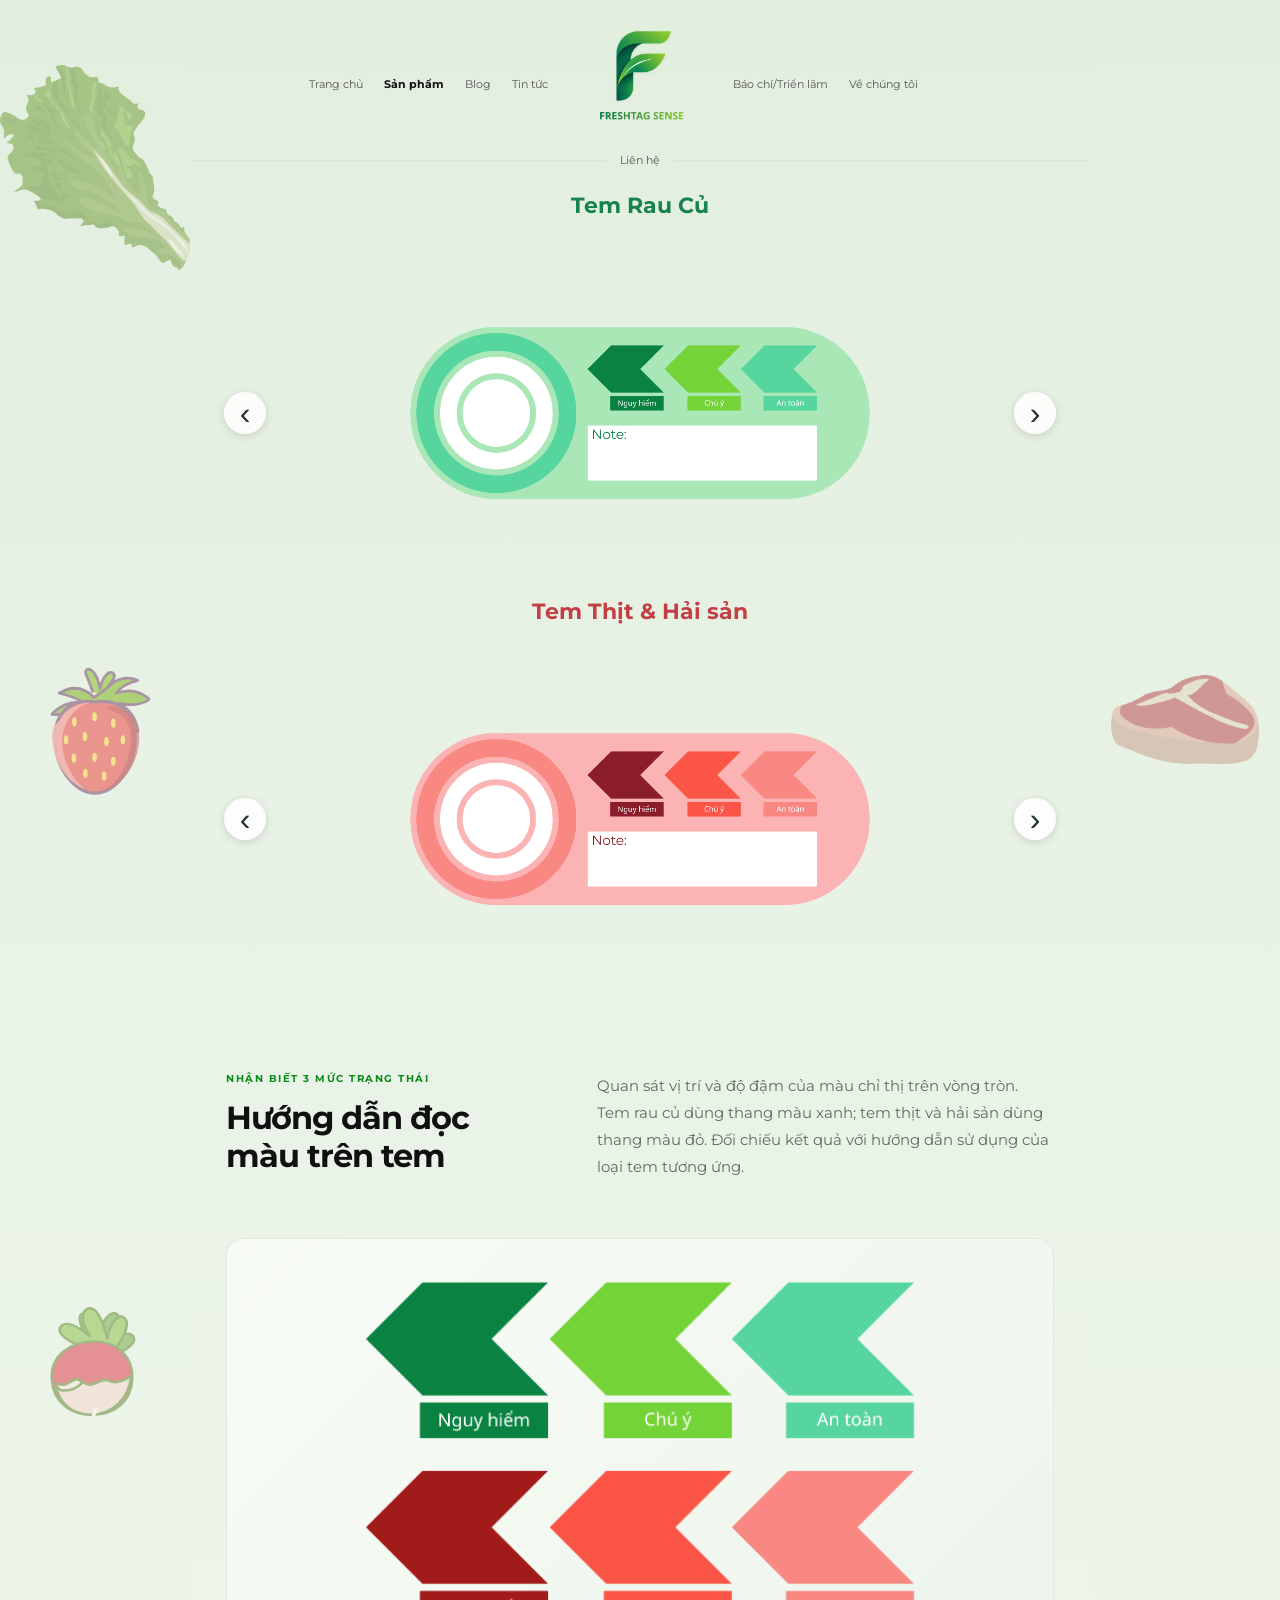
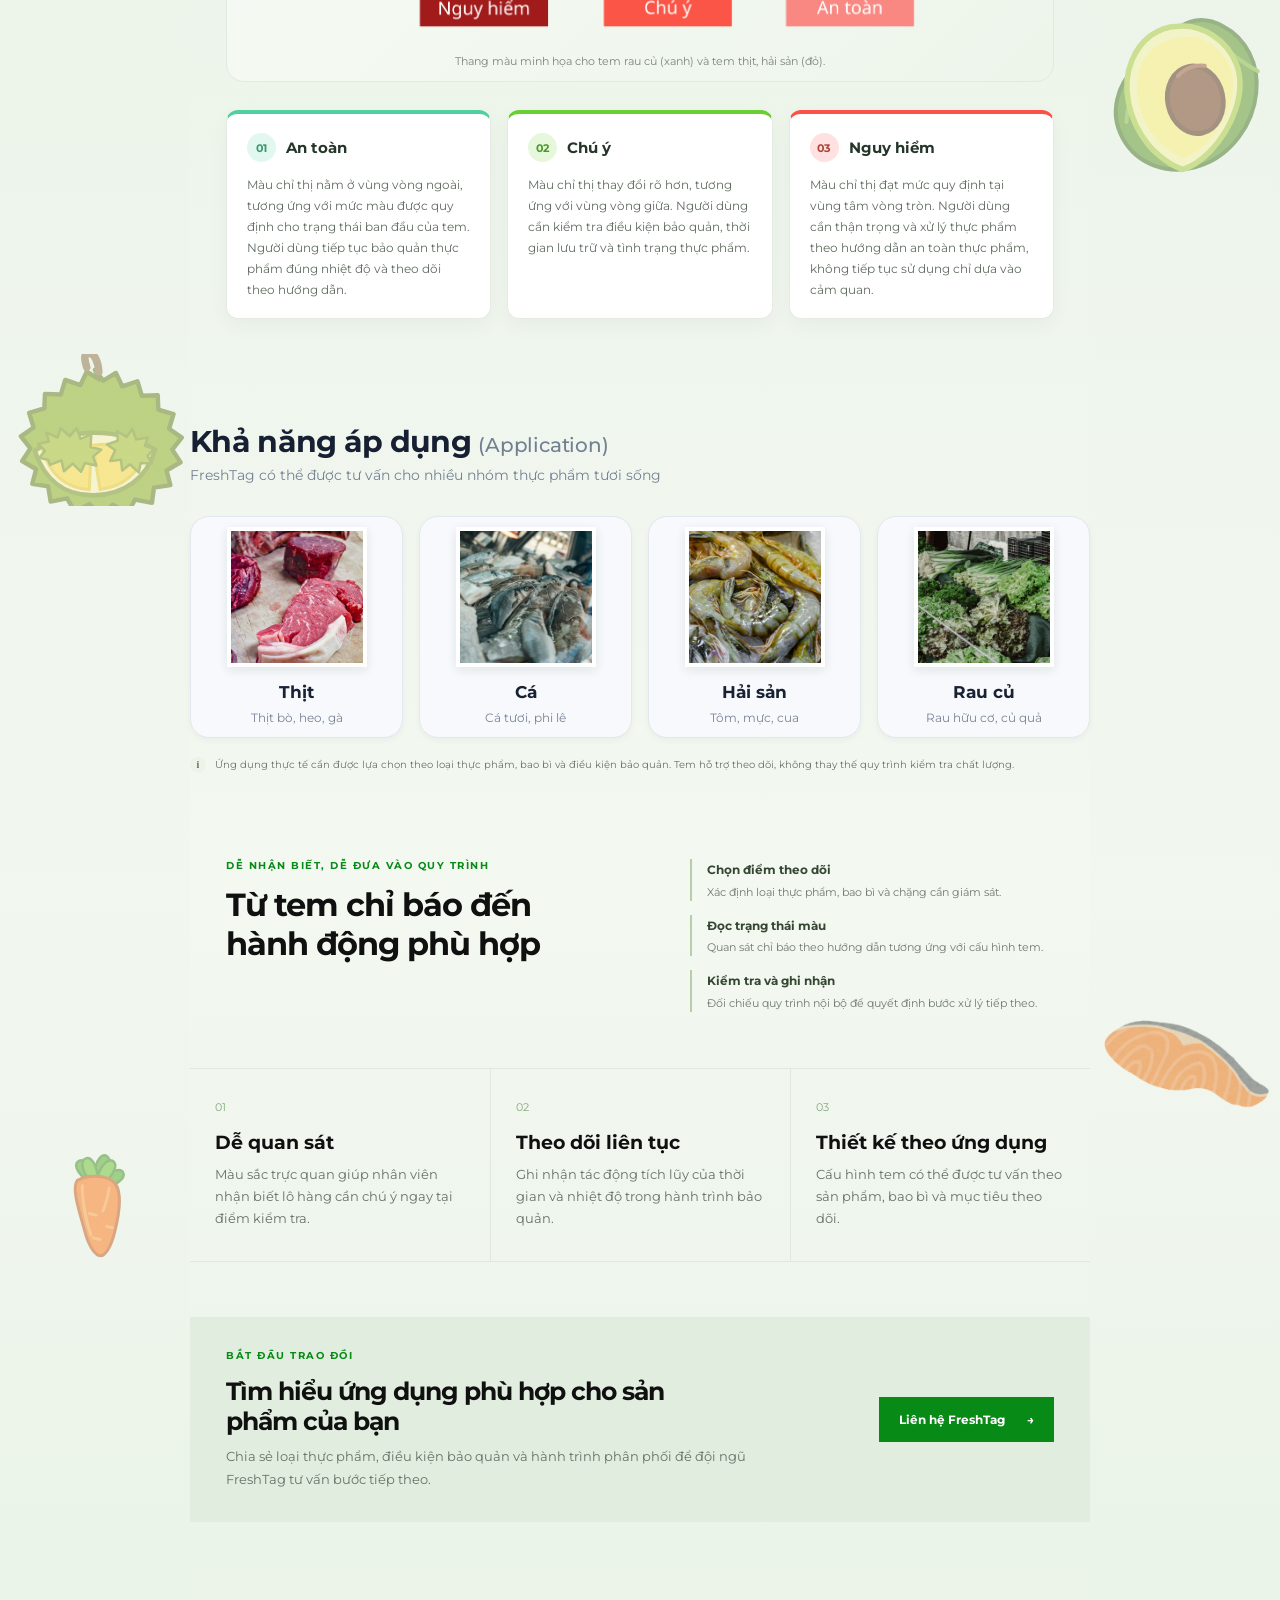
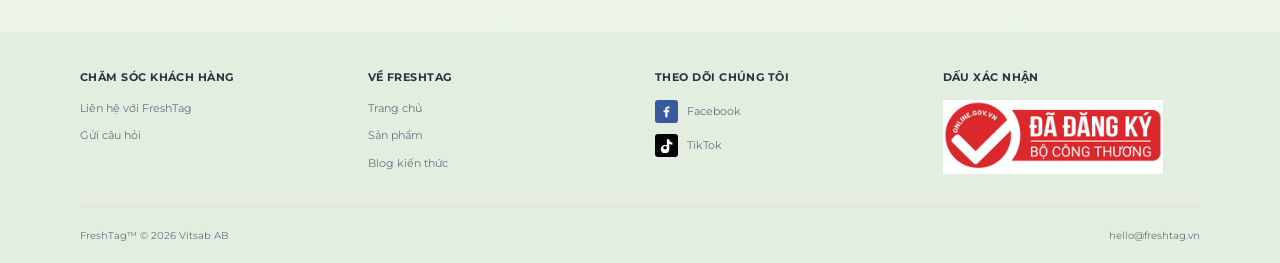
<file: san-pham.html>
<!doctype html>
<html lang="vi">
<head>
  <meta charset="utf-8">
  <meta name="viewport" content="width=device-width, initial-scale=1">
  <meta name="theme-color" content="#ffffff">
  <meta name="description" content="Tìm hiểu tem thông minh FreshTag đổi màu theo tác động thời gian và nhiệt độ, hỗ trợ theo dõi rau củ, hải sản, thịt và cá trong chuỗi lạnh.">
  <meta name="robots" content="index,follow">
  <link rel="canonical" href="https://freshtag.vn/san-pham.html">
  <title>Tem thông minh đổi màu theo dõi độ tươi | FreshTag</title>
  <link rel="preconnect" href="https://fonts.googleapis.com">
  <link rel="preconnect" href="https://fonts.gstatic.com" crossorigin>
  <link href="https://fonts.googleapis.com/css2?family=Montserrat:wght@400;500;600;700;800&display=swap" rel="stylesheet">
  <link rel="stylesheet" href="style.css">
  <script src="script.js" defer></script>
  <script type="application/ld+json">{"@context":"https://schema.org","@type":"Product","name":"Tem chỉ báo thời gian và nhiệt độ FreshTag","brand":{"@type":"Brand","name":"FreshTag"},"description":"Tem thông minh FreshTag đổi màu theo tác động thời gian và nhiệt độ, hỗ trợ theo dõi thực phẩm tươi trong chuỗi lạnh.","category":"Tem theo dõi nhiệt độ thực phẩm"}</script>
</head>
<body>
  <header class="site-header">
    <div class="header-main">
      <button class="menu-toggle" type="button" aria-label="Mở menu" aria-expanded="false"><span></span><span></span><span></span></button>
      <nav class="nav-group nav-left" aria-label="Điều hướng chính">
        <a href="index.html">Trang chủ</a><a class="active" href="san-pham.html" aria-current="page">Sản phẩm</a><a href="blog.html">Blog</a><a href="index.html#gioi-thieu">Tin tức</a>
      </nav>
      <a class="brand" href="index.html" aria-label="FreshTag Sense — trang chủ"><img class="brand-logo" src="./image/LOGO%20(1).png" alt="FreshTag Sense"></a>
      <nav class="nav-group nav-right" aria-label="Thông tin"><a href="index.html#san-pham">Báo chí/Triển lãm</a><a href="index.html#gioi-thieu">Về chúng tôi</a></nav>
    </div>
    <div class="contact-row"><span></span><a href="mailto:hello@freshtag.vn">Liên hệ</a><span></span></div>
  </header>
  <main class="page-content product-page">
    <section class="banner-green" aria-label="Carousel tem màu xanh">
      <h2>Tem Rau Củ</h2>
      <div class="banner-carousel" data-carousel>
        <figure class="banner-slide" aria-hidden="false"><img src="banner/banner-green/greenbanner1.png" alt="Tem xanh FreshTag, ảnh 1" fetchpriority="high"></figure>
        <figure class="banner-slide" hidden><img src="banner/banner-green/greenbanner2.png" alt="Tem xanh FreshTag, ảnh 2" loading="lazy"></figure>
        <figure class="banner-slide" hidden><img src="banner/banner-green/greenbanner3.png" alt="Tem xanh FreshTag, ảnh 3" loading="lazy"></figure>
        <button class="carousel-arrow carousel-prev" type="button" aria-label="Ảnh tem xanh trước">‹</button>
        <button class="carousel-arrow carousel-next" type="button" aria-label="Ảnh tem xanh tiếp theo">›</button>
      </div>

    </section>
    <section class="banner-red" aria-label="Carousel tem màu đỏ">
      <h2>Tem Thịt & Hải sản</h2>
      <div class="banner-carousel" data-carousel>
        <figure class="banner-slide" aria-hidden="false"><img src="banner/banner-red/redbanner1.png" alt="Tem đỏ FreshTag, ảnh 1" fetchpriority="high"></figure>
        <figure class="banner-slide" hidden><img src="banner/banner-red/redbanner2.png" alt="Tem đỏ FreshTag, ảnh 2" loading="lazy"></figure>
        <figure class="banner-slide" hidden><img src="banner/banner-red/redbanner3.png" alt="Tem đỏ FreshTag, ảnh 3" loading="lazy"></figure>
        <button class="carousel-arrow carousel-prev" type="button" aria-label="Ảnh tem đỏ trước">‹</button>
        <button class="carousel-arrow carousel-next" type="button" aria-label="Ảnh tem đỏ tiếp theo">›</button>
      </div>
    </section>
    <section class="product-section color-guide" aria-labelledby="color-guide-title">
      <div class="color-guide-heading"><p class="eyebrow">NHẬN BIẾT 3 MỨC TRẠNG THÁI</p><h2 id="color-guide-title">Hướng dẫn đọc màu trên tem</h2></div>
      <div class="product-copy color-guide-intro"><p>Quan sát vị trí và độ đậm của màu chỉ thị trên vòng tròn. Tem rau củ dùng thang màu xanh; tem thịt và hải sản dùng thang màu đỏ. Đối chiếu kết quả với hướng dẫn sử dụng của loại tem tương ứng.</p></div>
      <figure class="color-guide-figure"><div class="color-guide-image-scroll"><img src="./image/Chỉ báo mức độ.png" alt="Thang màu xanh và đỏ trên tem, gồm ba mức Nguy hiểm, Chú ý và An toàn" loading="lazy"></div><figcaption>Thang màu minh họa cho tem rau củ (xanh) và tem thịt, hải sản (đỏ).</figcaption></figure>
      <div class="color-guide-levels">
        <article class="guide-level guide-safe"><span class="guide-level-name"><i>01</i>An toàn</span><p>Màu chỉ thị nằm ở vùng vòng ngoài, tương ứng với mức màu được quy định cho trạng thái ban đầu của tem. Người dùng tiếp tục bảo quản thực phẩm đúng nhiệt độ và theo dõi theo hướng dẫn.</p></article>
        <article class="guide-level guide-caution"><span class="guide-level-name"><i>02</i>Chú ý</span><p>Màu chỉ thị thay đổi rõ hơn, tương ứng với vùng vòng giữa. Người dùng cần kiểm tra điều kiện bảo quản, thời gian lưu trữ và tình trạng thực phẩm.</p></article>
        <article class="guide-level guide-danger"><span class="guide-level-name"><i>03</i>Nguy hiểm</span><p>Màu chỉ thị đạt mức quy định tại vùng tâm vòng tròn. Người dùng cần thận trọng và xử lý thực phẩm theo hướng dẫn an toàn thực phẩm, không tiếp tục sử dụng chỉ dựa vào cảm quan.</p></article>
      </div>
    </section>
    <section class="food-applications" aria-labelledby="food-applications-title">
      <div class="applications-heading">
        <div class="applications-title-wrap"><div><h2 id="food-applications-title">Khả năng áp dụng <span>(Application)</span></h2><p>FreshTag có thể được tư vấn cho nhiều nhóm thực phẩm tươi sống</p></div></div>
      </div>
      <div class="food-grid">
        <div class="food-card food-product"><div class="food-art"><img src="image/thit-tuoi.jpg" alt="Thịt bò tươi" loading="lazy"></div><div class="food-copy"><h3>Thịt</h3><p>Thịt bò, heo, gà</p></div></div>
        <div class="food-card food-product"><div class="food-art"><img src="image/ca-tuoi.jpg" alt="Cá tươi trên đá lạnh" loading="lazy"></div><div class="food-copy"><h3>Cá</h3><p>Cá tươi, phi lê</p></div></div>
        <div class="food-card food-product"><div class="food-art"><img src="image/hai-san.jpg" alt="Tôm tươi trên đá lạnh" loading="lazy"></div><div class="food-copy"><h3>Hải sản</h3><p>Tôm, mực, cua</p></div></div>
        <div class="food-card food-product"><div class="food-art"><img src="image/rau-cu.jpg" alt="Rau xanh tươi tại quầy chợ" loading="lazy"></div><div class="food-copy"><h3>Rau củ</h3><p>Rau hữu cơ, củ quả</p></div></div>
      </div>
      <p class="application-note"><span aria-hidden="true">i</span> Ứng dụng thực tế cần được lựa chọn theo loại thực phẩm, bao bì và điều kiện bảo quản. Tem hỗ trợ theo dõi, không thay thế quy trình kiểm tra chất lượng.</p>
    </section>
    <section class="product-section product-how">
      <div><p class="eyebrow">DỄ NHẬN BIẾT, DỄ ĐƯA VÀO QUY TRÌNH</p><h2>Từ tem chỉ báo đến hành động phù hợp</h2></div>
      <div class="product-copy"><ol class="use-steps"><li><b>Chọn điểm theo dõi</b><span>Xác định loại thực phẩm, bao bì và chặng cần giám sát.</span></li><li><b>Đọc trạng thái màu</b><span>Quan sát chỉ báo theo hướng dẫn tương ứng với cấu hình tem.</span></li><li><b>Kiểm tra và ghi nhận</b><span>Đối chiếu quy trình nội bộ để quyết định bước xử lý tiếp theo.</span></li></ol></div>
    </section>
    <section class="benefit-grid" aria-label="Lợi ích của tem FreshTag">
      <article><span class="benefit-number">01</span><h3>Dễ quan sát</h3><p>Màu sắc trực quan giúp nhân viên nhận biết lô hàng cần chú ý ngay tại điểm kiểm tra.</p></article>
      <article><span class="benefit-number">02</span><h3>Theo dõi liên tục</h3><p>Ghi nhận tác động tích lũy của thời gian và nhiệt độ trong hành trình bảo quản.</p></article>
      <article><span class="benefit-number">03</span><h3>Thiết kế theo ứng dụng</h3><p>Cấu hình tem có thể được tư vấn theo sản phẩm, bao bì và mục tiêu theo dõi.</p></article>
    </section>
    <section class="product-cta"><div><p class="eyebrow">BẮT ĐẦU TRAO ĐỔI</p><h2>Tìm hiểu ứng dụng phù hợp cho sản phẩm của bạn</h2><p>Chia sẻ loại thực phẩm, điều kiện bảo quản và hành trình phân phối để đội ngũ FreshTag tư vấn bước tiếp theo.</p></div><a class="button-link" href="mailto:hello@freshtag.vn?subject=T%C6%B0%20v%E1%BA%A5n%20FreshTag">Liên hệ FreshTag <span aria-hidden="true">→</span></a></section>
  </main>
    <footer class="site-footer site-footer-expanded">
    <div class="footer-main">
      <section class="footer-column"><h2>Ch&#259;m s&oacute;c kh&aacute;ch h&agrave;ng</h2><a href="mailto:hello@freshtag.vn">Li&ecirc;n h&#7879; v&#7899;i FreshTag</a><a href="mailto:hello@freshtag.vn?subject=H%E1%BB%8Fi%20%C4%91%C3%A1p">G&#7917;i c&acirc;u h&#7887;i</a></section>
      <section class="footer-column"><h2>V&#7873; FreshTag</h2><a href="index.html">Trang ch&#7911;</a><a href="san-pham.html">S&#7843;n ph&#7849;m</a><a href="blog.html">Blog ki&#7871;n th&#7913;c</a></section>
      <section class="footer-column footer-social-column"><h2>Theo d&otilde;i ch&uacute;ng t&ocirc;i</h2><a class="footer-social-link" href="https://www.facebook.com/share/1HzNCkE6PV/" target="_blank" rel="noopener noreferrer"><span class="social facebook" aria-hidden="true"><svg viewBox="0 0 24 24"><path d="M13.5 21v-8h2.7l.4-3h-3.1V8.1c0-.9.3-1.5 1.6-1.5h1.7V3.9c-.3 0-1.3-.1-2.5-.1-2.5 0-4.2 1.5-4.2 4.3V10H7.3v3h2.8v8h3.4Z"/></svg></span>Facebook</a><a class="footer-social-link" href="https://www.tiktok.com/@freshtagsense" target="_blank" rel="noopener noreferrer"><span class="social tiktok" aria-hidden="true"><svg viewBox="0 0 24 24"><path d="M19.59 6.69a4.83 4.83 0 0 1-3.16-4.2V2h-3.8v13.67a2.9 2.9 0 0 1-2.9 2.9 2.9 2.9 0 1 1 2.9-2.9v-3.9a6.8 6.8 0 1 0 3.8 6.1V9.2a8.55 8.55 0 0 0 5 1.6V7a4.8 4.8 0 0 1-1.84-.31Z"/></svg></span>TikTok</a></section>
      <section class="footer-column footer-registration"><h2>D&#7845;u x&aacute;c nh&#7853;n</h2><a class="moit-logo-link" href="https://online.gov.vn/" target="_blank" rel="noopener noreferrer"><img class="moit-logo" src="image/badge-da-dang-ky-bo-cong-thuong.png" alt="D&#7845;u &#272;&atilde; &#273;&#259;ng k&yacute; B&#7897; C&ocirc;ng Th&#432;&#417;ng"></a></section>
    </div>
    <div class="footer-bottom"><span>FreshTag&trade; &copy; <span data-current-year>2026</span> Vitsab AB</span><a href="mailto:hello@freshtag.vn">hello@freshtag.vn</a></div>
  </footer>
</body>
</html>
</file>
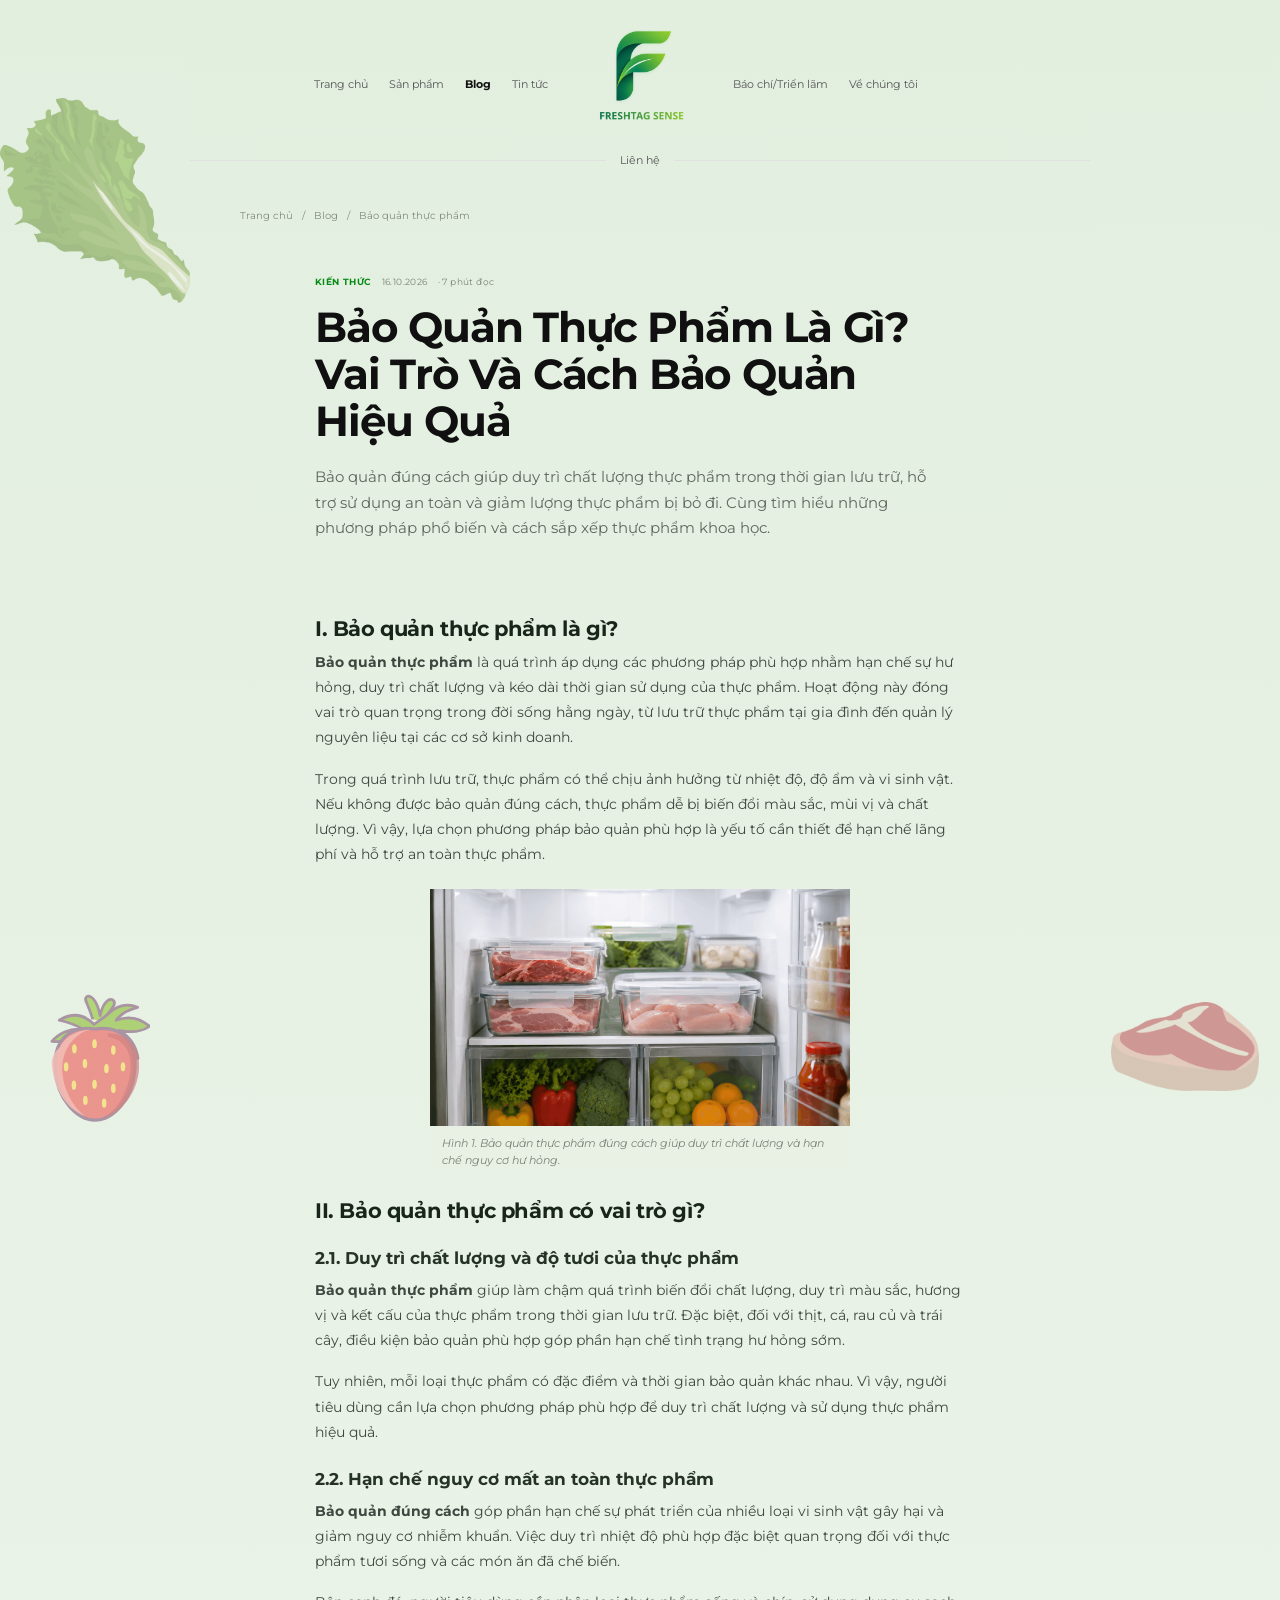
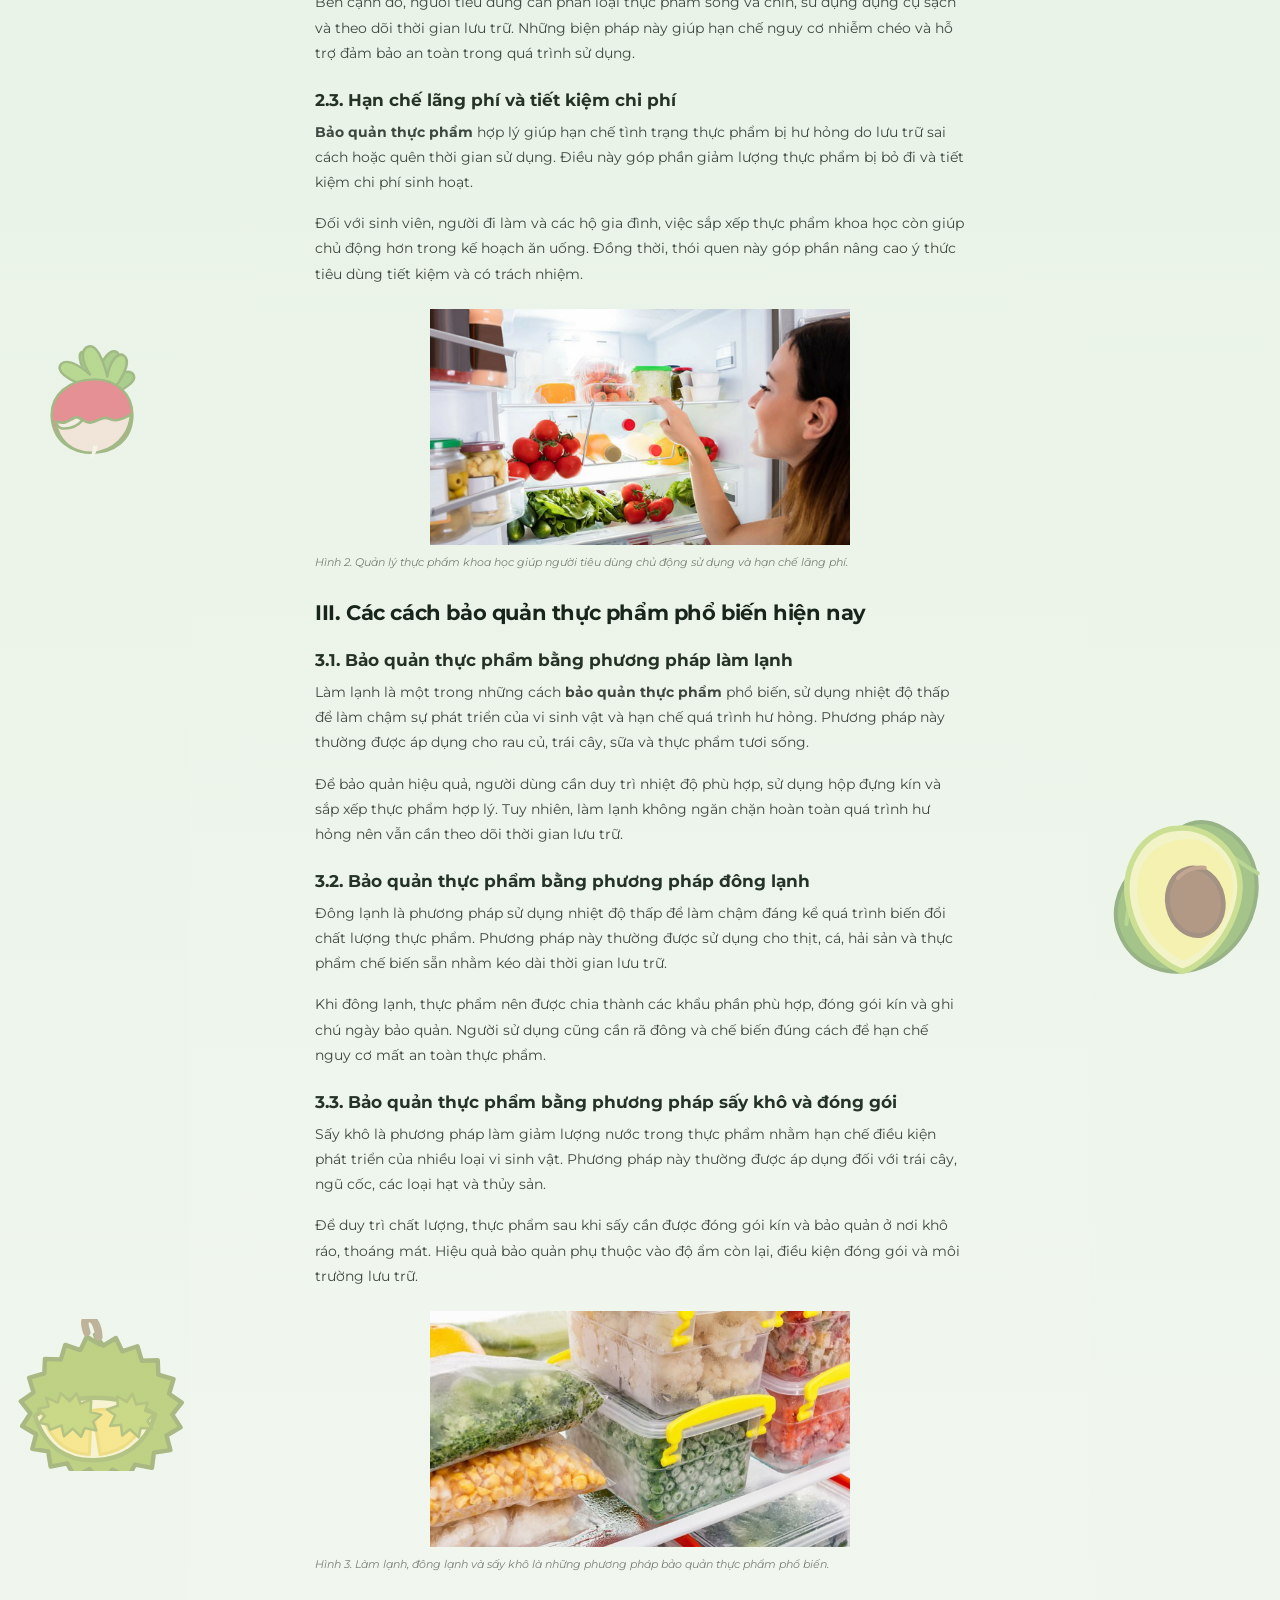
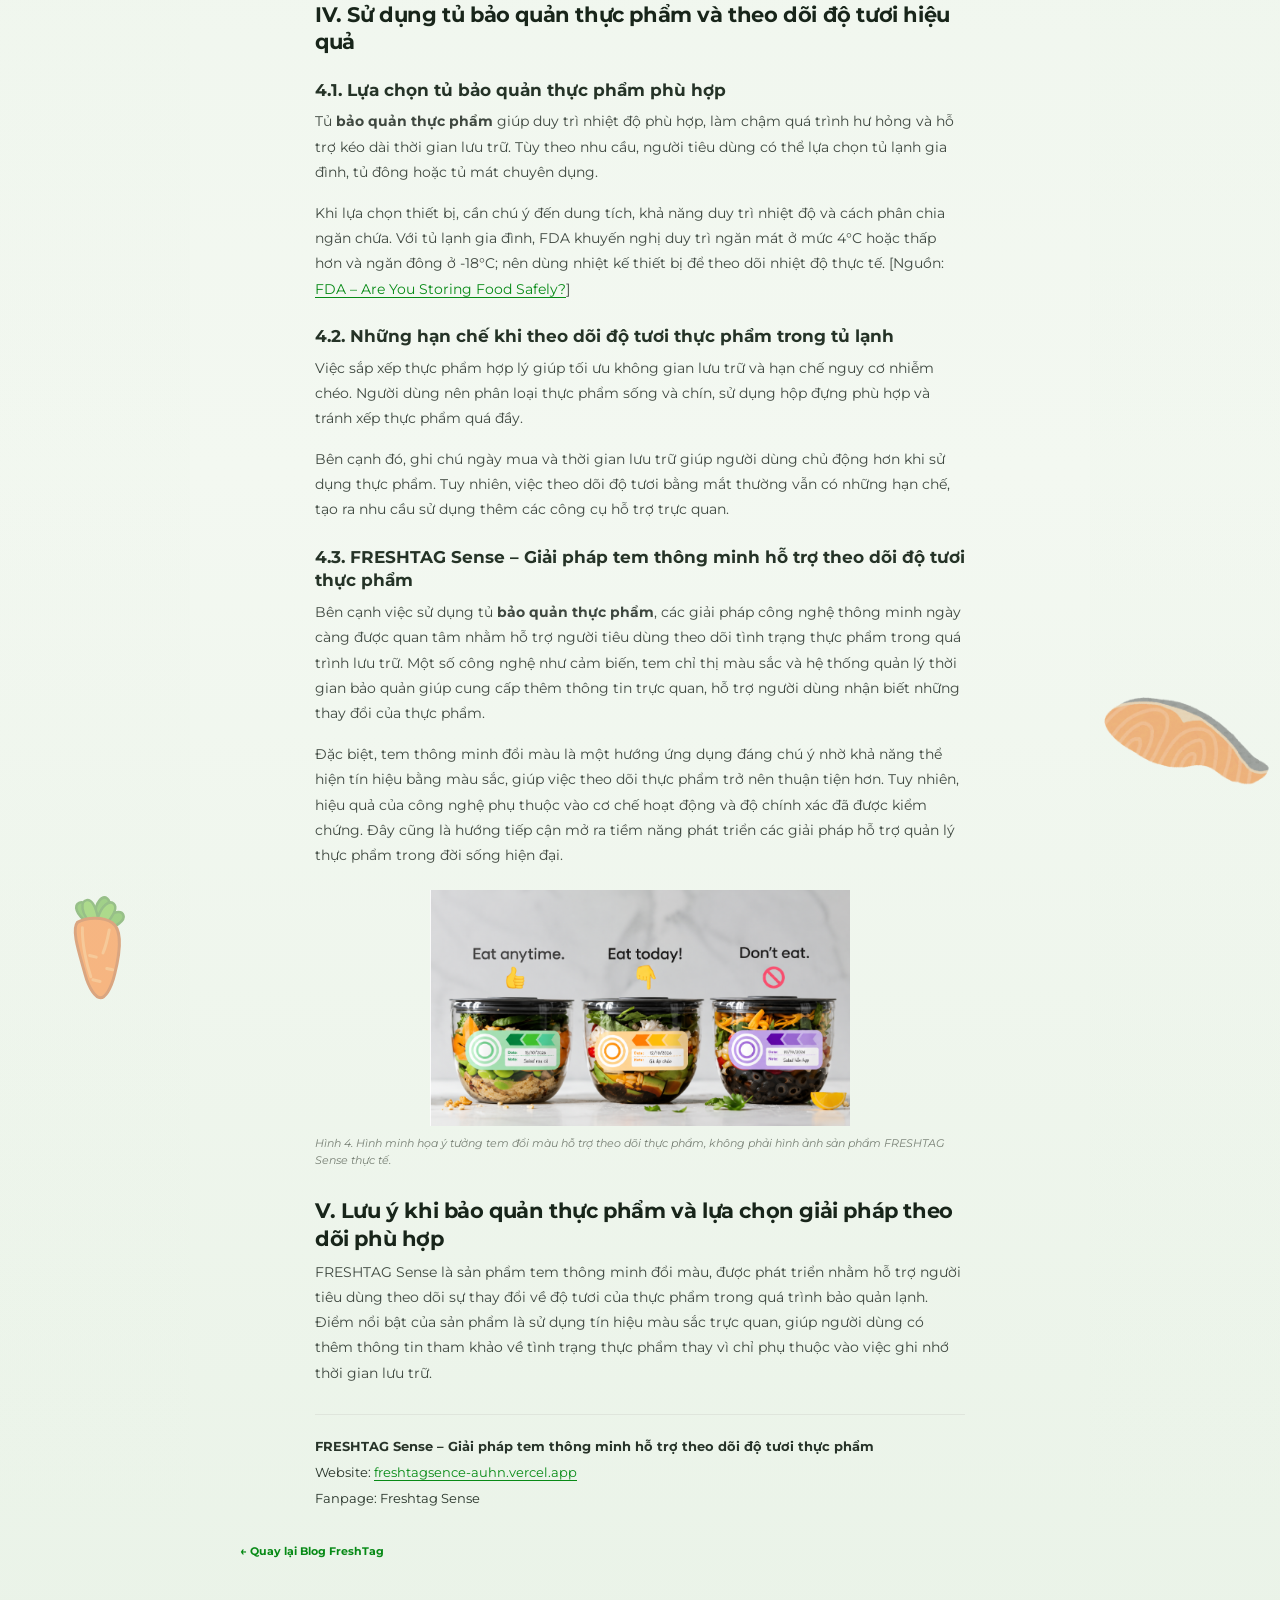
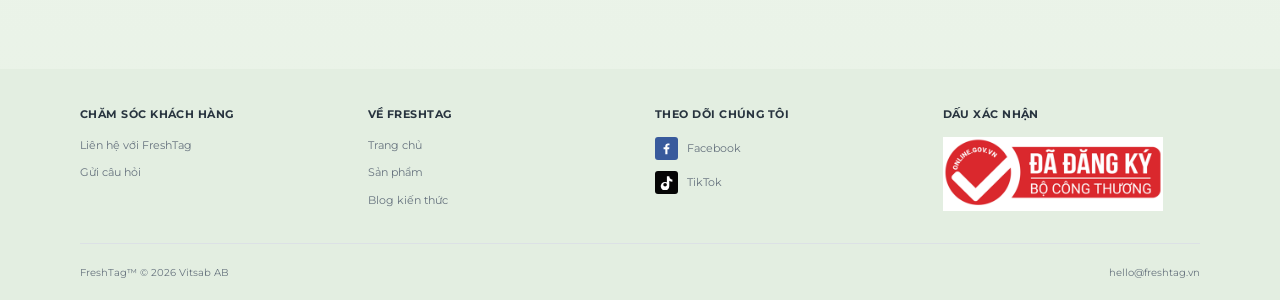
<file: blogs/bai-viet-bao-quan-thuc-pham.html>
<!doctype html>
<html lang="vi">
<head>
  <meta charset="utf-8">
  <meta name="viewport" content="width=device-width, initial-scale=1">
  <meta name="theme-color" content="#ffffff">
  <meta name="description" content="Tìm hiểu vai trò của việc bảo quản thực phẩm, các cách làm lạnh, đông lạnh, sấy khô và mẹo sắp xếp để duy trì chất lượng thực phẩm.">
  <meta name="robots" content="index,follow">
  <link rel="canonical" href="https://freshtag.vn/bai-viet-bao-quan-thuc-pham.html">
  <meta property="og:type" content="article">
  <meta property="og:title" content="Bảo Quản Thực Phẩm Là Gì? Vai Trò Và Cách Bảo Quản Hiệu Quả">
  <meta property="og:description" content="Các phương pháp bảo quản phổ biến và cách tổ chức thực phẩm để giữ chất lượng, hạn chế lãng phí.">
  <meta property="og:image" content="https://freshtag.vn/image/bao-quan-thuc-pham.svg">
  <meta property="og:url" content="https://freshtag.vn/bai-viet-bao-quan-thuc-pham.html">
  <title>Bảo Quản Thực Phẩm Là Gì? Vai Trò Và Cách Bảo Quản Hiệu Quả | FreshTag</title>
  <link rel="preconnect" href="https://fonts.googleapis.com">
  <link rel="preconnect" href="https://fonts.gstatic.com" crossorigin>
  <link href="https://fonts.googleapis.com/css2?family=Montserrat:wght@400;500;600;700;800&display=swap" rel="stylesheet">
  <link rel="stylesheet" href="../style.css">
  <script src="../script.js" defer></script>
  <script type="application/ld+json">{"@context":"https://schema.org","@type":"BlogPosting","headline":"Bảo Quản Thực Phẩm Là Gì? Vai Trò Và Cách Bảo Quản Hiệu Quả","description":"Tìm hiểu vai trò của việc bảo quản thực phẩm, các cách làm lạnh, đông lạnh, sấy khô và mẹo sắp xếp để duy trì chất lượng thực phẩm.","image":"https://freshtag.vn/image/bao-quan-thuc-pham.svg","datePublished":"2026-10-16","dateModified":"2026-10-16","inLanguage":"vi","mainEntityOfPage":{"@type":"WebPage","@id":"https://freshtag.vn/bai-viet-bao-quan-thuc-pham.html"},"author":{"@type":"Organization","name":"FreshTag Sense"},"publisher":{"@type":"Organization","name":"FreshTag | Vitsab AB","url":"https://freshtag.vn/"}}</script>
</head>
<body>
  <header class="site-header"><div class="header-main"><button class="menu-toggle" type="button" aria-label="Mở menu" aria-expanded="false"><span></span><span></span><span></span></button><nav class="nav-group nav-left" aria-label="Điều hướng chính"><a href="../index.html">Trang chủ</a><a href="../san-pham.html">Sản phẩm</a><a class="active" href="../blog.html" aria-current="page">Blog</a><a href="../index.html#gioi-thieu">Tin tức</a></nav><a class="brand" href="../index.html" aria-label="FreshTag Sense — trang chủ"><img class="brand-logo" src="../image/LOGO%20(1).png" alt="FreshTag Sense"></a><nav class="nav-group nav-right" aria-label="Thông tin"><a href="../index.html#san-pham">Báo chí/Triển lãm</a><a href="../index.html#gioi-thieu">Về chúng tôi</a></nav></div><div class="contact-row"><span></span><a href="mailto:hello@freshtag.vn">Liên hệ</a><span></span></div></header>
  <main class="page-content article-page">
    <nav class="breadcrumbs" aria-label="Điều hướng đường dẫn"><a href="../index.html">Trang chủ</a><span>/</span><a href="../blog.html">Blog</a><span>/</span><span>Bảo quản thực phẩm</span></nav>
    <article>
      <header class="article-header"><p class="post-meta"><span>KIẾN THỨC</span><time datetime="2026-10-16">16.10.2026</time> · 7 phút đọc</p><h1>Bảo Quản Thực Phẩm Là Gì? Vai Trò Và Cách Bảo Quản Hiệu Quả</h1><p class="article-intro">Bảo quản đúng cách giúp duy trì chất lượng thực phẩm trong thời gian lưu trữ, hỗ trợ sử dụng an toàn và giảm lượng thực phẩm bị bỏ đi. Cùng tìm hiểu những phương pháp phổ biến và cách sắp xếp thực phẩm khoa học.</p></header>
      <div class="article-body">
        <h2>I. Bảo quản thực phẩm là gì?</h2>
        <p><strong>Bảo quản thực phẩm</strong> là quá trình áp dụng các phương pháp phù hợp nhằm hạn chế sự hư hỏng, duy trì chất lượng và kéo dài thời gian sử dụng của thực phẩm. Hoạt động này đóng vai trò quan trọng trong đời sống hằng ngày, từ lưu trữ thực phẩm tại gia đình đến quản lý nguyên liệu tại các cơ sở kinh doanh.</p>
        <p>Trong quá trình lưu trữ, thực phẩm có thể chịu ảnh hưởng từ nhiệt độ, độ ẩm và vi sinh vật. Nếu không được bảo quản đúng cách, thực phẩm dễ bị biến đổi màu sắc, mùi vị và chất lượng. Vì vậy, lựa chọn phương pháp bảo quản phù hợp là yếu tố cần thiết để hạn chế lãng phí và hỗ trợ an toàn thực phẩm.</p>
        <figure class="article-cover-image"><img src="../image/hinh 1 blog 2.png" alt="Thực phẩm tươi được phân loại trong tủ lạnh"><figcaption>Hình 1. Bảo quản thực phẩm đúng cách giúp duy trì chất lượng và hạn chế nguy cơ hư hỏng.</figcaption></figure>

        <h2>II. Bảo quản thực phẩm có vai trò gì?</h2>
        <h3>2.1. Duy trì chất lượng và độ tươi của thực phẩm</h3>
        <p><strong>Bảo quản thực phẩm</strong> giúp làm chậm quá trình biến đổi chất lượng, duy trì màu sắc, hương vị và kết cấu của thực phẩm trong thời gian lưu trữ. Đặc biệt, đối với thịt, cá, rau củ và trái cây, điều kiện bảo quản phù hợp góp phần hạn chế tình trạng hư hỏng sớm.</p>
        <p>Tuy nhiên, mỗi loại thực phẩm có đặc điểm và thời gian bảo quản khác nhau. Vì vậy, người tiêu dùng cần lựa chọn phương pháp phù hợp để duy trì chất lượng và sử dụng thực phẩm hiệu quả.</p>
        <h3>2.2. Hạn chế nguy cơ mất an toàn thực phẩm</h3>
        <p><strong>Bảo quản đúng cách</strong> góp phần hạn chế sự phát triển của nhiều loại vi sinh vật gây hại và giảm nguy cơ nhiễm khuẩn. Việc duy trì nhiệt độ phù hợp đặc biệt quan trọng đối với thực phẩm tươi sống và các món ăn đã chế biến.</p>
        <p>Bên cạnh đó, người tiêu dùng cần phân loại thực phẩm sống và chín, sử dụng dụng cụ sạch và theo dõi thời gian lưu trữ. Những biện pháp này giúp hạn chế nguy cơ nhiễm chéo và hỗ trợ đảm bảo an toàn trong quá trình sử dụng.</p>
        <h3>2.3. Hạn chế lãng phí và tiết kiệm chi phí</h3>
        <p><strong>Bảo quản thực phẩm</strong> hợp lý giúp hạn chế tình trạng thực phẩm bị hư hỏng do lưu trữ sai cách hoặc quên thời gian sử dụng. Điều này góp phần giảm lượng thực phẩm bị bỏ đi và tiết kiệm chi phí sinh hoạt.</p>
        <p>Đối với sinh viên, người đi làm và các hộ gia đình, việc sắp xếp thực phẩm khoa học còn giúp chủ động hơn trong kế hoạch ăn uống. Đồng thời, thói quen này góp phần nâng cao ý thức tiêu dùng tiết kiệm và có trách nhiệm.</p>
        <figure><img src="../image/hinh 2 blog 2.png" alt="Người phụ nữ sắp xếp hộp rau củ trong tủ lạnh gia đình"><figcaption>Hình 2. Quản lý thực phẩm khoa học giúp người tiêu dùng chủ động sử dụng và hạn chế lãng phí.</figcaption></figure>

        <h2>III. Các cách bảo quản thực phẩm phổ biến hiện nay</h2>
        <h3>3.1. Bảo quản thực phẩm bằng phương pháp làm lạnh</h3>
        <p>Làm lạnh là một trong những cách <strong>bảo quản thực phẩm</strong> phổ biến, sử dụng nhiệt độ thấp để làm chậm sự phát triển của vi sinh vật và hạn chế quá trình hư hỏng. Phương pháp này thường được áp dụng cho rau củ, trái cây, sữa và thực phẩm tươi sống.</p>
        <p>Để bảo quản hiệu quả, người dùng cần duy trì nhiệt độ phù hợp, sử dụng hộp đựng kín và sắp xếp thực phẩm hợp lý. Tuy nhiên, làm lạnh không ngăn chặn hoàn toàn quá trình hư hỏng nên vẫn cần theo dõi thời gian lưu trữ.</p>
        <h3>3.2. Bảo quản thực phẩm bằng phương pháp đông lạnh</h3>
        <p>Đông lạnh là phương pháp sử dụng nhiệt độ thấp để làm chậm đáng kể quá trình biến đổi chất lượng thực phẩm. Phương pháp này thường được sử dụng cho thịt, cá, hải sản và thực phẩm chế biến sẵn nhằm kéo dài thời gian lưu trữ.</p>
        <p>Khi đông lạnh, thực phẩm nên được chia thành các khẩu phần phù hợp, đóng gói kín và ghi chú ngày bảo quản. Người sử dụng cũng cần rã đông và chế biến đúng cách để hạn chế nguy cơ mất an toàn thực phẩm.</p>
        <h3>3.3. Bảo quản thực phẩm bằng phương pháp sấy khô và đóng gói</h3>
        <p>Sấy khô là phương pháp làm giảm lượng nước trong thực phẩm nhằm hạn chế điều kiện phát triển của nhiều loại vi sinh vật. Phương pháp này thường được áp dụng đối với trái cây, ngũ cốc, các loại hạt và thủy sản.</p>
        <p>Để duy trì chất lượng, thực phẩm sau khi sấy cần được đóng gói kín và bảo quản ở nơi khô ráo, thoáng mát. Hiệu quả bảo quản phụ thuộc vào độ ẩm còn lại, điều kiện đóng gói và môi trường lưu trữ.</p>
        <figure><img src="../image/hinh 3 blog 2.png" alt="Thực phẩm tươi, hũ bảo quản và túi thực phẩm đóng gói trên bàn bếp"><figcaption>Hình 3. Làm lạnh, đông lạnh và sấy khô là những phương pháp bảo quản thực phẩm phổ biến.</figcaption></figure>

        <h2>IV. Sử dụng tủ bảo quản thực phẩm và theo dõi độ tươi hiệu quả</h2>
        <h3>4.1. Lựa chọn tủ bảo quản thực phẩm phù hợp</h3>
        <p>Tủ <strong>bảo quản thực phẩm</strong> giúp duy trì nhiệt độ phù hợp, làm chậm quá trình hư hỏng và hỗ trợ kéo dài thời gian lưu trữ. Tùy theo nhu cầu, người tiêu dùng có thể lựa chọn tủ lạnh gia đình, tủ đông hoặc tủ mát chuyên dụng.</p>
        <p>Khi lựa chọn thiết bị, cần chú ý đến dung tích, khả năng duy trì nhiệt độ và cách phân chia ngăn chứa. Với tủ lạnh gia đình, FDA khuyến nghị duy trì ngăn mát ở mức 4°C hoặc thấp hơn và ngăn đông ở -18°C; nên dùng nhiệt kế thiết bị để theo dõi nhiệt độ thực tế. [Nguồn: <a href="https://www.fda.gov/consumers/consumer-updates/are-you-storing-food-safely" target="_blank" rel="noopener noreferrer">FDA – Are You Storing Food Safely?</a>]</p>
        <h3>4.2. Những hạn chế khi theo dõi độ tươi thực phẩm trong tủ lạnh</h3>
        <p>Việc sắp xếp thực phẩm hợp lý giúp tối ưu không gian lưu trữ và hạn chế nguy cơ nhiễm chéo. Người dùng nên phân loại thực phẩm sống và chín, sử dụng hộp đựng phù hợp và tránh xếp thực phẩm quá đầy.</p>
        <p>Bên cạnh đó, ghi chú ngày mua và thời gian lưu trữ giúp người dùng chủ động hơn khi sử dụng thực phẩm. Tuy nhiên, việc theo dõi độ tươi bằng mắt thường vẫn có những hạn chế, tạo ra nhu cầu sử dụng thêm các công cụ hỗ trợ trực quan.</p>
        <h3>4.3. FRESHTAG Sense – Giải pháp tem thông minh hỗ trợ theo dõi độ tươi thực phẩm</h3>
        <p>Bên cạnh việc sử dụng tủ <strong>bảo quản thực phẩm</strong>, các giải pháp công nghệ thông minh ngày càng được quan tâm nhằm hỗ trợ người tiêu dùng theo dõi tình trạng thực phẩm trong quá trình lưu trữ. Một số công nghệ như cảm biến, tem chỉ thị màu sắc và hệ thống quản lý thời gian bảo quản giúp cung cấp thêm thông tin trực quan, hỗ trợ người dùng nhận biết những thay đổi của thực phẩm.</p>
        <p>Đặc biệt, tem thông minh đổi màu là một hướng ứng dụng đáng chú ý nhờ khả năng thể hiện tín hiệu bằng màu sắc, giúp việc theo dõi thực phẩm trở nên thuận tiện hơn. Tuy nhiên, hiệu quả của công nghệ phụ thuộc vào cơ chế hoạt động và độ chính xác đã được kiểm chứng. Đây cũng là hướng tiếp cận mở ra tiềm năng phát triển các giải pháp hỗ trợ quản lý thực phẩm trong đời sống hiện đại.</p>
        <figure><img src="../image/hinh 4 blog 2.png" alt="Minh họa ba hộp thực phẩm với tem màu xanh, vàng và tím"><figcaption>Hình 4. Hình minh họa ý tưởng tem đổi màu hỗ trợ theo dõi thực phẩm, không phải hình ảnh sản phẩm FRESHTAG Sense thực tế.</figcaption></figure>

        <h2>V. Lưu ý khi bảo quản thực phẩm và lựa chọn giải pháp theo dõi phù hợp</h2>
        <p>FRESHTAG Sense là sản phẩm tem thông minh đổi màu, được phát triển nhằm hỗ trợ người tiêu dùng theo dõi sự thay đổi về độ tươi của thực phẩm trong quá trình bảo quản lạnh. Điểm nổi bật của sản phẩm là sử dụng tín hiệu màu sắc trực quan, giúp người dùng có thêm thông tin tham khảo về tình trạng thực phẩm thay vì chỉ phụ thuộc vào việc ghi nhớ thời gian lưu trữ.</p>
        <div class="article-brand"><strong>FRESHTAG Sense – Giải pháp tem thông minh hỗ trợ theo dõi độ tươi thực phẩm</strong><br>Website: <a href="https://freshtagsence-auhn.vercel.app/" target="_blank" rel="noopener noreferrer">freshtagsence-auhn.vercel.app</a><br>Fanpage: Freshtag Sense</div>
      </div>
    </article>
    <a class="text-link article-back" href="../blog.html">← Quay lại Blog FreshTag</a>
  </main>
    <footer class="site-footer site-footer-expanded">
    <div class="footer-main">
      <section class="footer-column"><h2>Ch&#259;m s&oacute;c kh&aacute;ch h&agrave;ng</h2><a href="mailto:hello@freshtag.vn">Li&ecirc;n h&#7879; v&#7899;i FreshTag</a><a href="mailto:hello@freshtag.vn?subject=H%E1%BB%8Fi%20%C4%91%C3%A1p">G&#7917;i c&acirc;u h&#7887;i</a></section>
      <section class="footer-column"><h2>V&#7873; FreshTag</h2><a href="../index.html">Trang ch&#7911;</a><a href="../san-pham.html">S&#7843;n ph&#7849;m</a><a href="../blog.html">Blog ki&#7871;n th&#7913;c</a></section>
      <section class="footer-column footer-social-column"><h2>Theo d&otilde;i ch&uacute;ng t&ocirc;i</h2><a class="footer-social-link" href="https://www.facebook.com/share/1HzNCkE6PV/" target="_blank" rel="noopener noreferrer"><span class="social facebook" aria-hidden="true"><svg viewBox="0 0 24 24"><path d="M13.5 21v-8h2.7l.4-3h-3.1V8.1c0-.9.3-1.5 1.6-1.5h1.7V3.9c-.3 0-1.3-.1-2.5-.1-2.5 0-4.2 1.5-4.2 4.3V10H7.3v3h2.8v8h3.4Z"/></svg></span>Facebook</a><a class="footer-social-link" href="https://www.tiktok.com/@freshtagsense" target="_blank" rel="noopener noreferrer"><span class="social tiktok" aria-hidden="true"><svg viewBox="0 0 24 24"><path d="M19.59 6.69a4.83 4.83 0 0 1-3.16-4.2V2h-3.8v13.67a2.9 2.9 0 0 1-2.9 2.9 2.9 2.9 0 1 1 2.9-2.9v-3.9a6.8 6.8 0 1 0 3.8 6.1V9.2a8.55 8.55 0 0 0 5 1.6V7a4.8 4.8 0 0 1-1.84-.31Z"/></svg></span>TikTok</a></section>
      <section class="footer-column footer-registration"><h2>D&#7845;u x&aacute;c nh&#7853;n</h2><a class="moit-logo-link" href="https://online.gov.vn/" target="_blank" rel="noopener noreferrer"><img class="moit-logo" src="../image/badge-da-dang-ky-bo-cong-thuong.png" alt="D&#7845;u &#272;&atilde; &#273;&#259;ng k&yacute; B&#7897; C&ocirc;ng Th&#432;&#417;ng"></a></section>
    </div>
    <div class="footer-bottom"><span>FreshTag&trade; &copy; <span data-current-year>2026</span> Vitsab AB</span><a href="mailto:hello@freshtag.vn">hello@freshtag.vn</a></div>
  </footer>
</body>
</html>
</file>
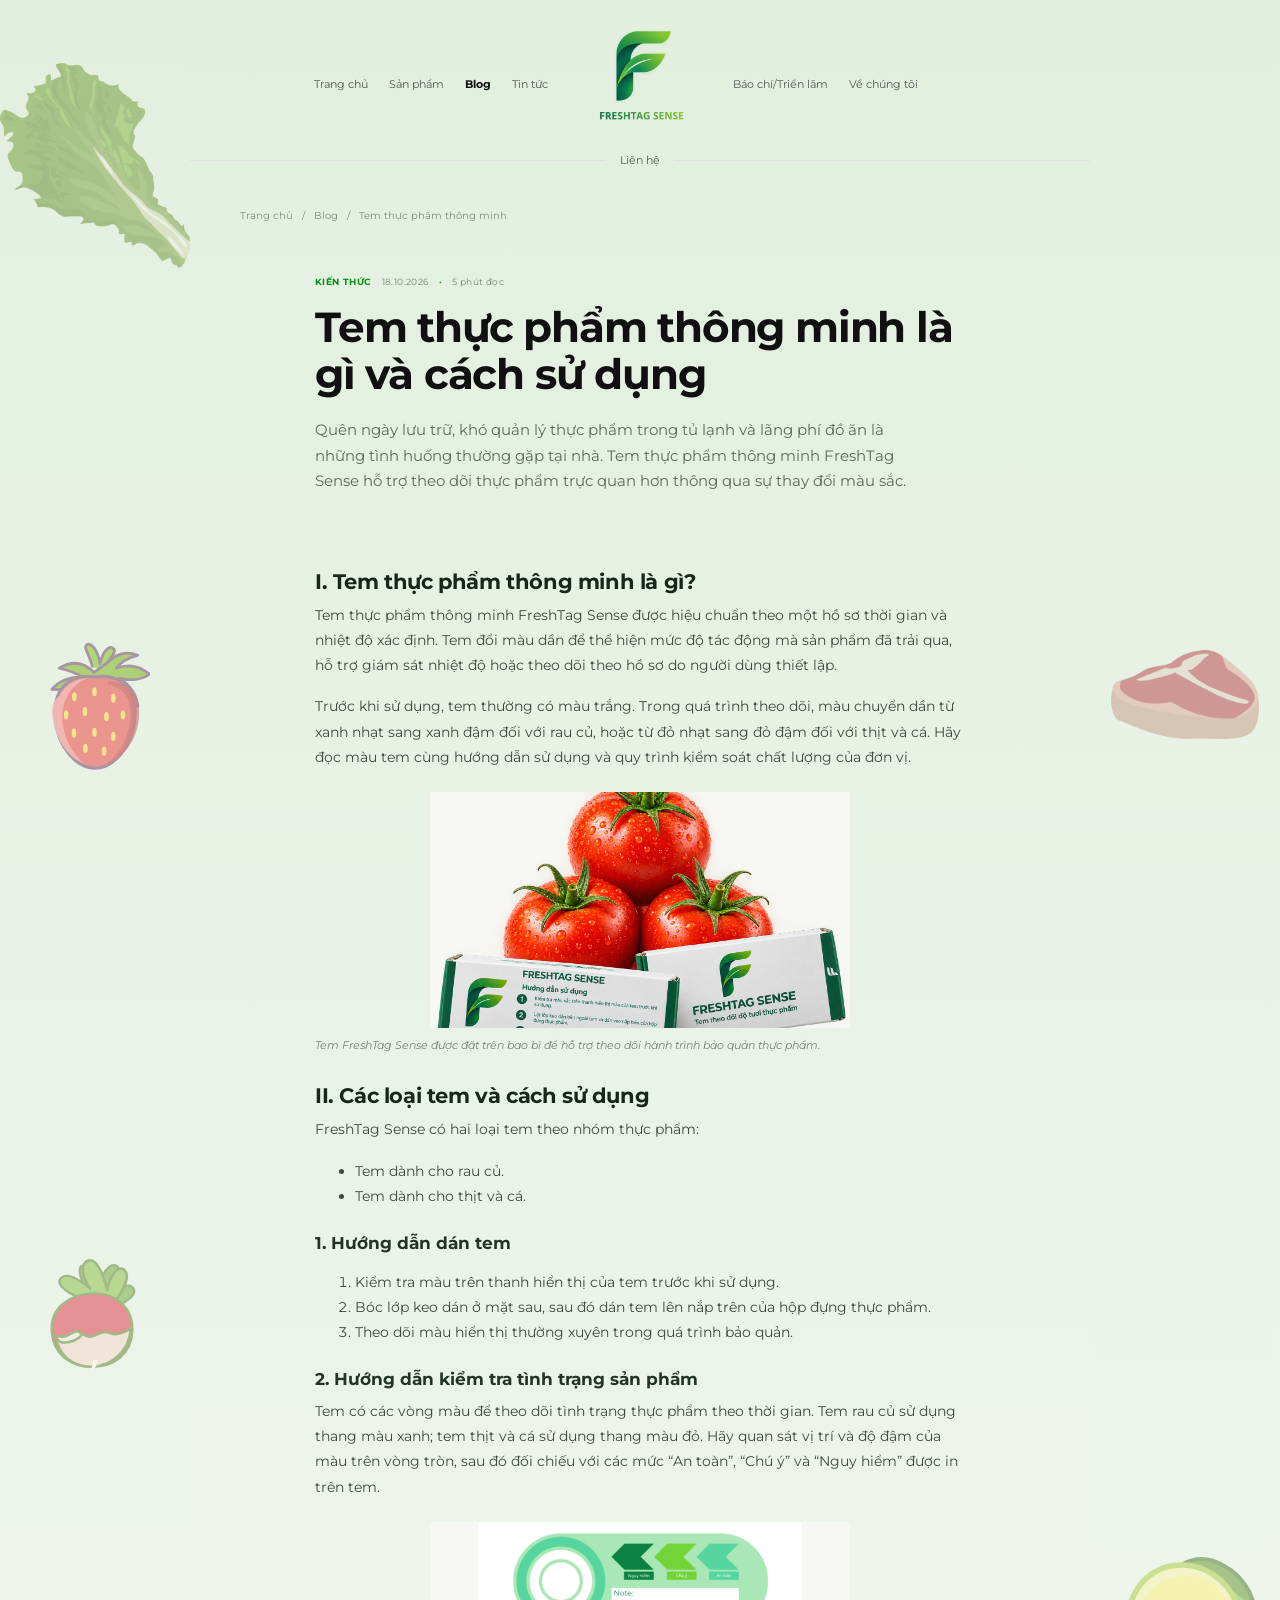
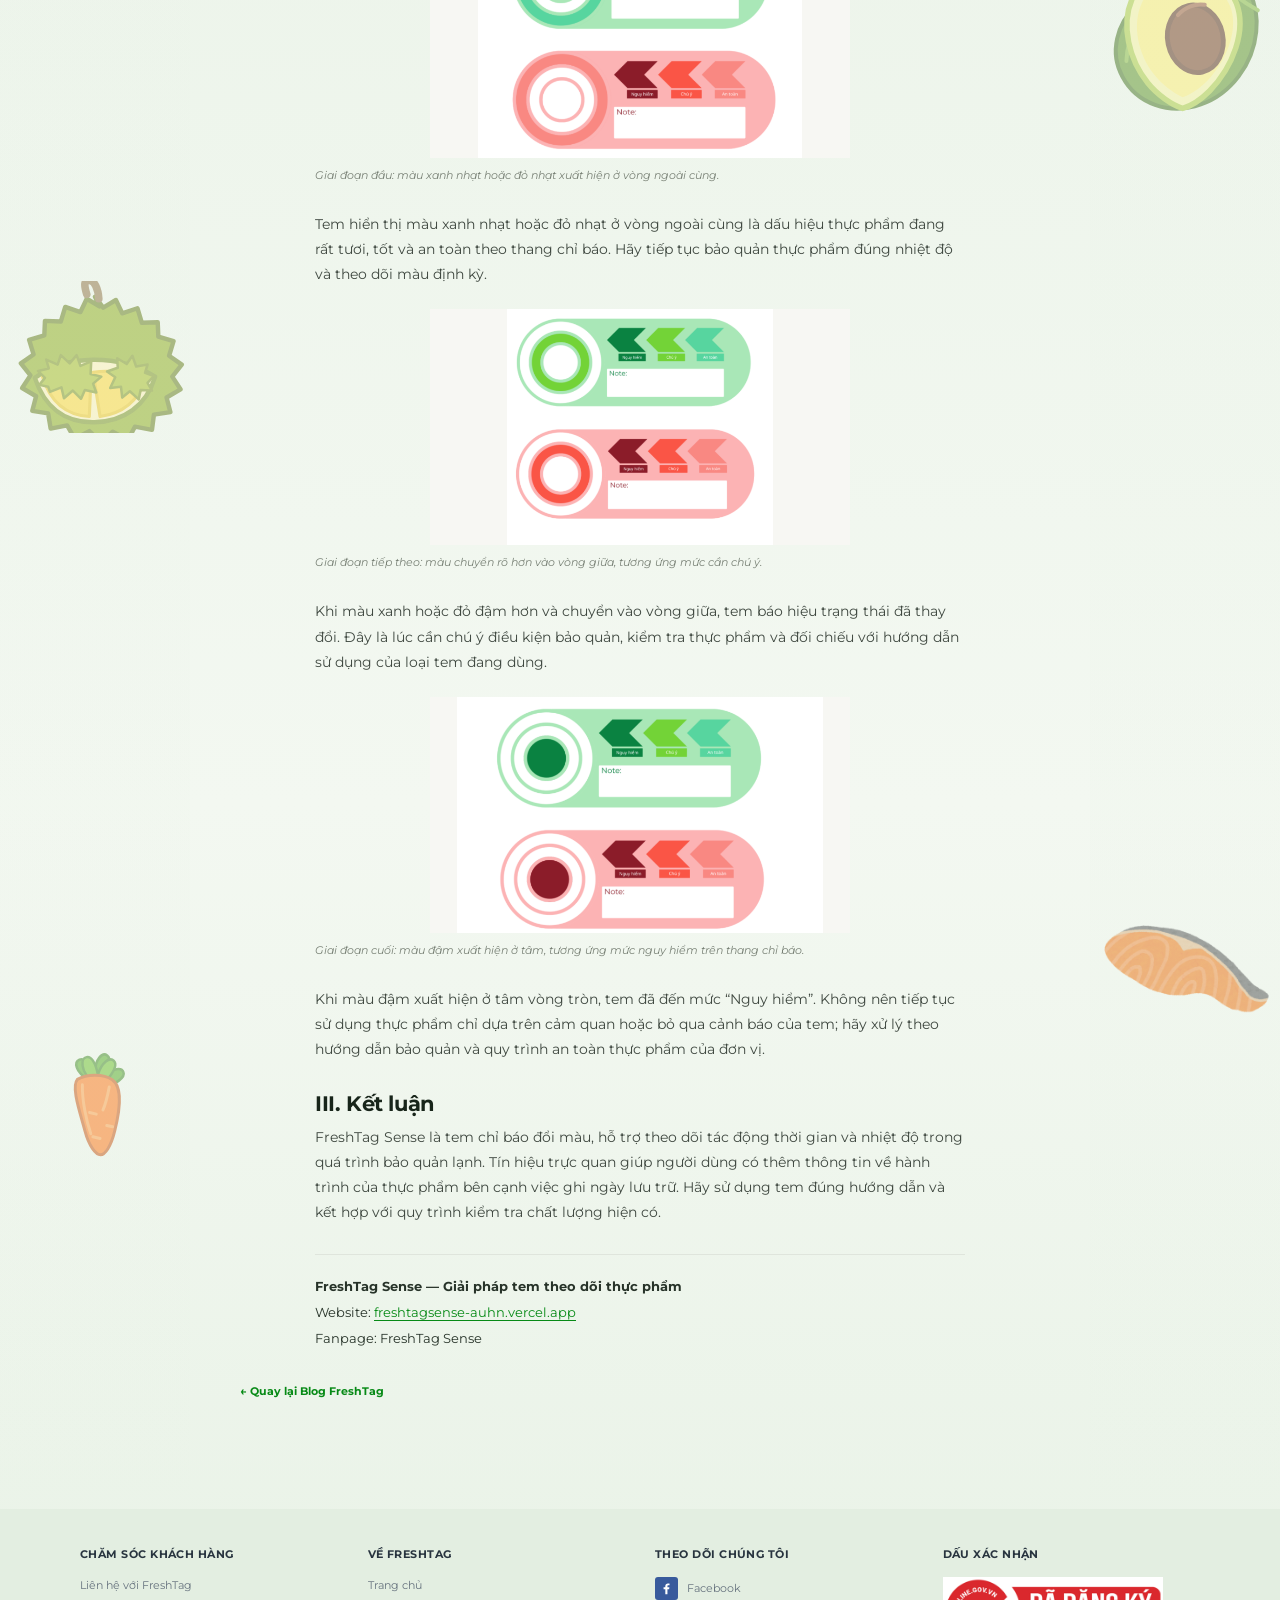
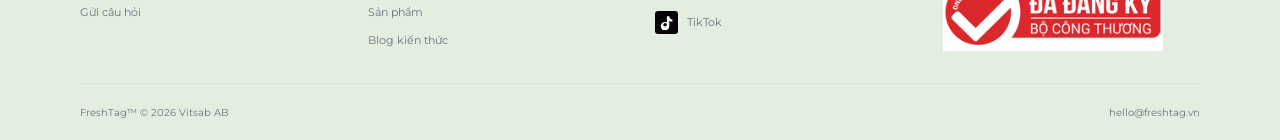
<file: blogs/bai-viet-tem-thuc-pham-thong-minh.html>
<!doctype html>
<html lang="vi">
<head>
  <meta charset="utf-8">
  <meta name="viewport" content="width=device-width, initial-scale=1">
  <meta name="theme-color" content="#ffffff">
  <meta name="description" content="Tem thực phẩm thông minh FreshTag Sense là gì? Tìm hiểu hai loại tem, cách dán và cách đọc các trạng thái màu khi bảo quản thực phẩm.">
  <meta name="robots" content="index,follow">
  <link rel="canonical" href="https://freshtag.vn/bai-viet-tem-thuc-pham-thong-minh.html">
  <meta property="og:type" content="article">
  <meta property="og:title" content="Tem thực phẩm thông minh là gì và cách sử dụng | FreshTag Sense">
  <meta property="og:description" content="Hướng dẫn chọn, sử dụng và theo dõi màu sắc của tem FreshTag Sense trên thực phẩm.">
  <meta property="og:image" content="https://freshtag.vn/image/h%C3%ACnh%201%20blog%204.png">
  <meta property="og:url" content="https://freshtag.vn/bai-viet-tem-thuc-pham-thong-minh.html">
  <title>Tem thực phẩm thông minh là gì và cách sử dụng | FreshTag Sense</title>
  <link rel="preconnect" href="https://fonts.googleapis.com">
  <link rel="preconnect" href="https://fonts.gstatic.com" crossorigin>
  <link href="https://fonts.googleapis.com/css2?family=Montserrat:wght@400;500;600;700;800&display=swap" rel="stylesheet">
  <link rel="stylesheet" href="../style.css">
  <script src="../script.js" defer></script>
  <script type="application/ld+json">{"@context":"https://schema.org","@type":"BlogPosting","headline":"Tem thực phẩm thông minh là gì và cách sử dụng","description":"Tìm hiểu hai loại tem FreshTag Sense, cách dán tem và cách đọc các trạng thái màu khi theo dõi thực phẩm.","image":["https://freshtag.vn/image/h%C3%ACnh%201%20blog%204.png","https://freshtag.vn/image/h%C3%ACnh%203%20blog%204.png","https://freshtag.vn/image/h%C3%ACnh%204%20blog%204.png","https://freshtag.vn/image/h%C3%ACnh%205%20blog%204.png"],"datePublished":"2026-10-18","dateModified":"2026-10-18","inLanguage":"vi","mainEntityOfPage":{"@type":"WebPage","@id":"https://freshtag.vn/bai-viet-tem-thuc-pham-thong-minh.html"},"author":{"@type":"Organization","name":"FreshTag Sense"},"publisher":{"@type":"Organization","name":"FreshTag | Vitsab AB","url":"https://freshtag.vn/"}}</script>
</head>
<body>
  <header class="site-header">
    <div class="header-main">
      <button class="menu-toggle" type="button" aria-label="Mở menu" aria-expanded="false"><span></span><span></span><span></span></button>
      <nav class="nav-group nav-left" aria-label="Điều hướng chính"><a href="../index.html">Trang chủ</a><a href="../san-pham.html">Sản phẩm</a><a class="active" href="../blog.html" aria-current="page">Blog</a><a href="../index.html#gioi-thieu">Tin tức</a></nav>
      <a class="brand" href="../index.html" aria-label="FreshTag Sense — trang chủ"><img class="brand-logo" src="../image/LOGO%20(1).png" alt="FreshTag Sense"></a>
      <nav class="nav-group nav-right" aria-label="Thông tin"><a href="../index.html#san-pham">Báo chí/Triển lãm</a><a href="../index.html#gioi-thieu">Về chúng tôi</a></nav>
    </div>
    <div class="contact-row"><span></span><a href="mailto:hello@freshtag.vn">Liên hệ</a><span></span></div>
  </header>
  <main class="page-content article-page">
    <nav class="breadcrumbs" aria-label="Điều hướng đường dẫn"><a href="../index.html">Trang chủ</a><span>/</span><a href="../blog.html">Blog</a><span>/</span><span>Tem thực phẩm thông minh</span></nav>
    <article>
      <header class="article-header"><p class="post-meta"><span>KIẾN THỨC</span><time datetime="2026-10-18">18.10.2026</time><span aria-hidden="true">·</span>5 phút đọc</p><h1>Tem thực phẩm thông minh là gì và cách sử dụng</h1><p class="article-intro">Quên ngày lưu trữ, khó quản lý thực phẩm trong tủ lạnh và lãng phí đồ ăn là những tình huống thường gặp tại nhà. Tem thực phẩm thông minh FreshTag Sense hỗ trợ theo dõi thực phẩm trực quan hơn thông qua sự thay đổi màu sắc.</p></header>
      <div class="article-body">
        <h2>I. Tem thực phẩm thông minh là gì?</h2>
        <p>Tem thực phẩm thông minh FreshTag Sense được hiệu chuẩn theo một hồ sơ thời gian và nhiệt độ xác định. Tem đổi màu dần để thể hiện mức độ tác động mà sản phẩm đã trải qua, hỗ trợ giám sát nhiệt độ hoặc theo dõi theo hồ sơ do người dùng thiết lập.</p>
        <p>Trước khi sử dụng, tem thường có màu trắng. Trong quá trình theo dõi, màu chuyển dần từ xanh nhạt sang xanh đậm đối với rau củ, hoặc từ đỏ nhạt sang đỏ đậm đối với thịt và cá. Hãy đọc màu tem cùng hướng dẫn sử dụng và quy trình kiểm soát chất lượng của đơn vị.</p>
        <figure><img src="../image/h%C3%ACnh%201%20blog%204.png" alt="Cà chua tươi cùng hộp tem FreshTag Sense và hướng dẫn sử dụng" loading="lazy"><figcaption>Tem FreshTag Sense được đặt trên bao bì để hỗ trợ theo dõi hành trình bảo quản thực phẩm.</figcaption></figure>

        <h2>II. Các loại tem và cách sử dụng</h2>
        <p>FreshTag Sense có hai loại tem theo nhóm thực phẩm:</p>
        <ul><li>Tem dành cho rau củ.</li><li>Tem dành cho thịt và cá.</li></ul>
        <h3>1. Hướng dẫn dán tem</h3>
        <ol><li>Kiểm tra màu trên thanh hiển thị của tem trước khi sử dụng.</li><li>Bóc lớp keo dán ở mặt sau, sau đó dán tem lên nắp trên của hộp đựng thực phẩm.</li><li>Theo dõi màu hiển thị thường xuyên trong quá trình bảo quản.</li></ol>

        <h3>2. Hướng dẫn kiểm tra tình trạng sản phẩm</h3>
        <p>Tem có các vòng màu để theo dõi tình trạng thực phẩm theo thời gian. Tem rau củ sử dụng thang màu xanh; tem thịt và cá sử dụng thang màu đỏ. Hãy quan sát vị trí và độ đậm của màu trên vòng tròn, sau đó đối chiếu với các mức “An toàn”, “Chú ý” và “Nguy hiểm” được in trên tem.</p>
        <figure class="stage-image"><img src="../image/h%C3%ACnh%203%20blog%204.png" alt="Vòng màu ngoài trên tem rau củ và tem thịt cá đang hiển thị màu nhạt" loading="lazy"><figcaption>Giai đoạn đầu: màu xanh nhạt hoặc đỏ nhạt xuất hiện ở vòng ngoài cùng.</figcaption></figure>
        <p>Tem hiển thị màu xanh nhạt hoặc đỏ nhạt ở vòng ngoài cùng là dấu hiệu thực phẩm đang rất tươi, tốt và an toàn theo thang chỉ báo. Hãy tiếp tục bảo quản thực phẩm đúng nhiệt độ và theo dõi màu định kỳ.</p>
        <figure class="stage-image"><img src="../image/h%C3%ACnh%204%20blog%204.png" alt="Màu trên tem rau củ và tem thịt cá tiến vào vòng giữa" loading="lazy"><figcaption>Giai đoạn tiếp theo: màu chuyển rõ hơn vào vòng giữa, tương ứng mức cần chú ý.</figcaption></figure>
        <p>Khi màu xanh hoặc đỏ đậm hơn và chuyển vào vòng giữa, tem báo hiệu trạng thái đã thay đổi. Đây là lúc cần chú ý điều kiện bảo quản, kiểm tra thực phẩm và đối chiếu với hướng dẫn sử dụng của loại tem đang dùng.</p>
        <figure class="stage-image"><img src="../image/h%C3%ACnh%205%20blog%204.png" alt="Màu đậm xuất hiện ở tâm tem rau củ và tem thịt cá" loading="lazy"><figcaption>Giai đoạn cuối: màu đậm xuất hiện ở tâm, tương ứng mức nguy hiểm trên thang chỉ báo.</figcaption></figure>
        <p>Khi màu đậm xuất hiện ở tâm vòng tròn, tem đã đến mức “Nguy hiểm”. Không nên tiếp tục sử dụng thực phẩm chỉ dựa trên cảm quan hoặc bỏ qua cảnh báo của tem; hãy xử lý theo hướng dẫn bảo quản và quy trình an toàn thực phẩm của đơn vị.</p>

        <h2>III. Kết luận</h2>
        <p>FreshTag Sense là tem chỉ báo đổi màu, hỗ trợ theo dõi tác động thời gian và nhiệt độ trong quá trình bảo quản lạnh. Tín hiệu trực quan giúp người dùng có thêm thông tin về hành trình của thực phẩm bên cạnh việc ghi ngày lưu trữ. Hãy sử dụng tem đúng hướng dẫn và kết hợp với quy trình kiểm tra chất lượng hiện có.</p>
        <div class="article-brand"><strong>FreshTag Sense — Giải pháp tem theo dõi thực phẩm</strong><br>Website: <a href="https://freshtagsense-auhn.vercel.app/" target="_blank" rel="noopener noreferrer">freshtagsense-auhn.vercel.app</a><br>Fanpage: FreshTag Sense</div>
      </div>
    </article>
    <a class="text-link article-back" href="../blog.html">← Quay lại Blog FreshTag</a>
  </main>
    <footer class="site-footer site-footer-expanded">
    <div class="footer-main">
      <section class="footer-column"><h2>Ch&#259;m s&oacute;c kh&aacute;ch h&agrave;ng</h2><a href="mailto:hello@freshtag.vn">Li&ecirc;n h&#7879; v&#7899;i FreshTag</a><a href="mailto:hello@freshtag.vn?subject=H%E1%BB%8Fi%20%C4%91%C3%A1p">G&#7917;i c&acirc;u h&#7887;i</a></section>
      <section class="footer-column"><h2>V&#7873; FreshTag</h2><a href="../index.html">Trang ch&#7911;</a><a href="../san-pham.html">S&#7843;n ph&#7849;m</a><a href="../blog.html">Blog ki&#7871;n th&#7913;c</a></section>
      <section class="footer-column footer-social-column"><h2>Theo d&otilde;i ch&uacute;ng t&ocirc;i</h2><a class="footer-social-link" href="https://www.facebook.com/share/1HzNCkE6PV/" target="_blank" rel="noopener noreferrer"><span class="social facebook" aria-hidden="true"><svg viewBox="0 0 24 24"><path d="M13.5 21v-8h2.7l.4-3h-3.1V8.1c0-.9.3-1.5 1.6-1.5h1.7V3.9c-.3 0-1.3-.1-2.5-.1-2.5 0-4.2 1.5-4.2 4.3V10H7.3v3h2.8v8h3.4Z"/></svg></span>Facebook</a><a class="footer-social-link" href="https://www.tiktok.com/@freshtagsense" target="_blank" rel="noopener noreferrer"><span class="social tiktok" aria-hidden="true"><svg viewBox="0 0 24 24"><path d="M19.59 6.69a4.83 4.83 0 0 1-3.16-4.2V2h-3.8v13.67a2.9 2.9 0 0 1-2.9 2.9 2.9 2.9 0 1 1 2.9-2.9v-3.9a6.8 6.8 0 1 0 3.8 6.1V9.2a8.55 8.55 0 0 0 5 1.6V7a4.8 4.8 0 0 1-1.84-.31Z"/></svg></span>TikTok</a></section>
      <section class="footer-column footer-registration"><h2>D&#7845;u x&aacute;c nh&#7853;n</h2><a class="moit-logo-link" href="https://online.gov.vn/" target="_blank" rel="noopener noreferrer"><img class="moit-logo" src="../image/badge-da-dang-ky-bo-cong-thuong.png" alt="D&#7845;u &#272;&atilde; &#273;&#259;ng k&yacute; B&#7897; C&ocirc;ng Th&#432;&#417;ng"></a></section>
    </div>
    <div class="footer-bottom"><span>FreshTag&trade; &copy; <span data-current-year>2026</span> Vitsab AB</span><a href="mailto:hello@freshtag.vn">hello@freshtag.vn</a></div>
  </footer>
</body>
</html>
</file>
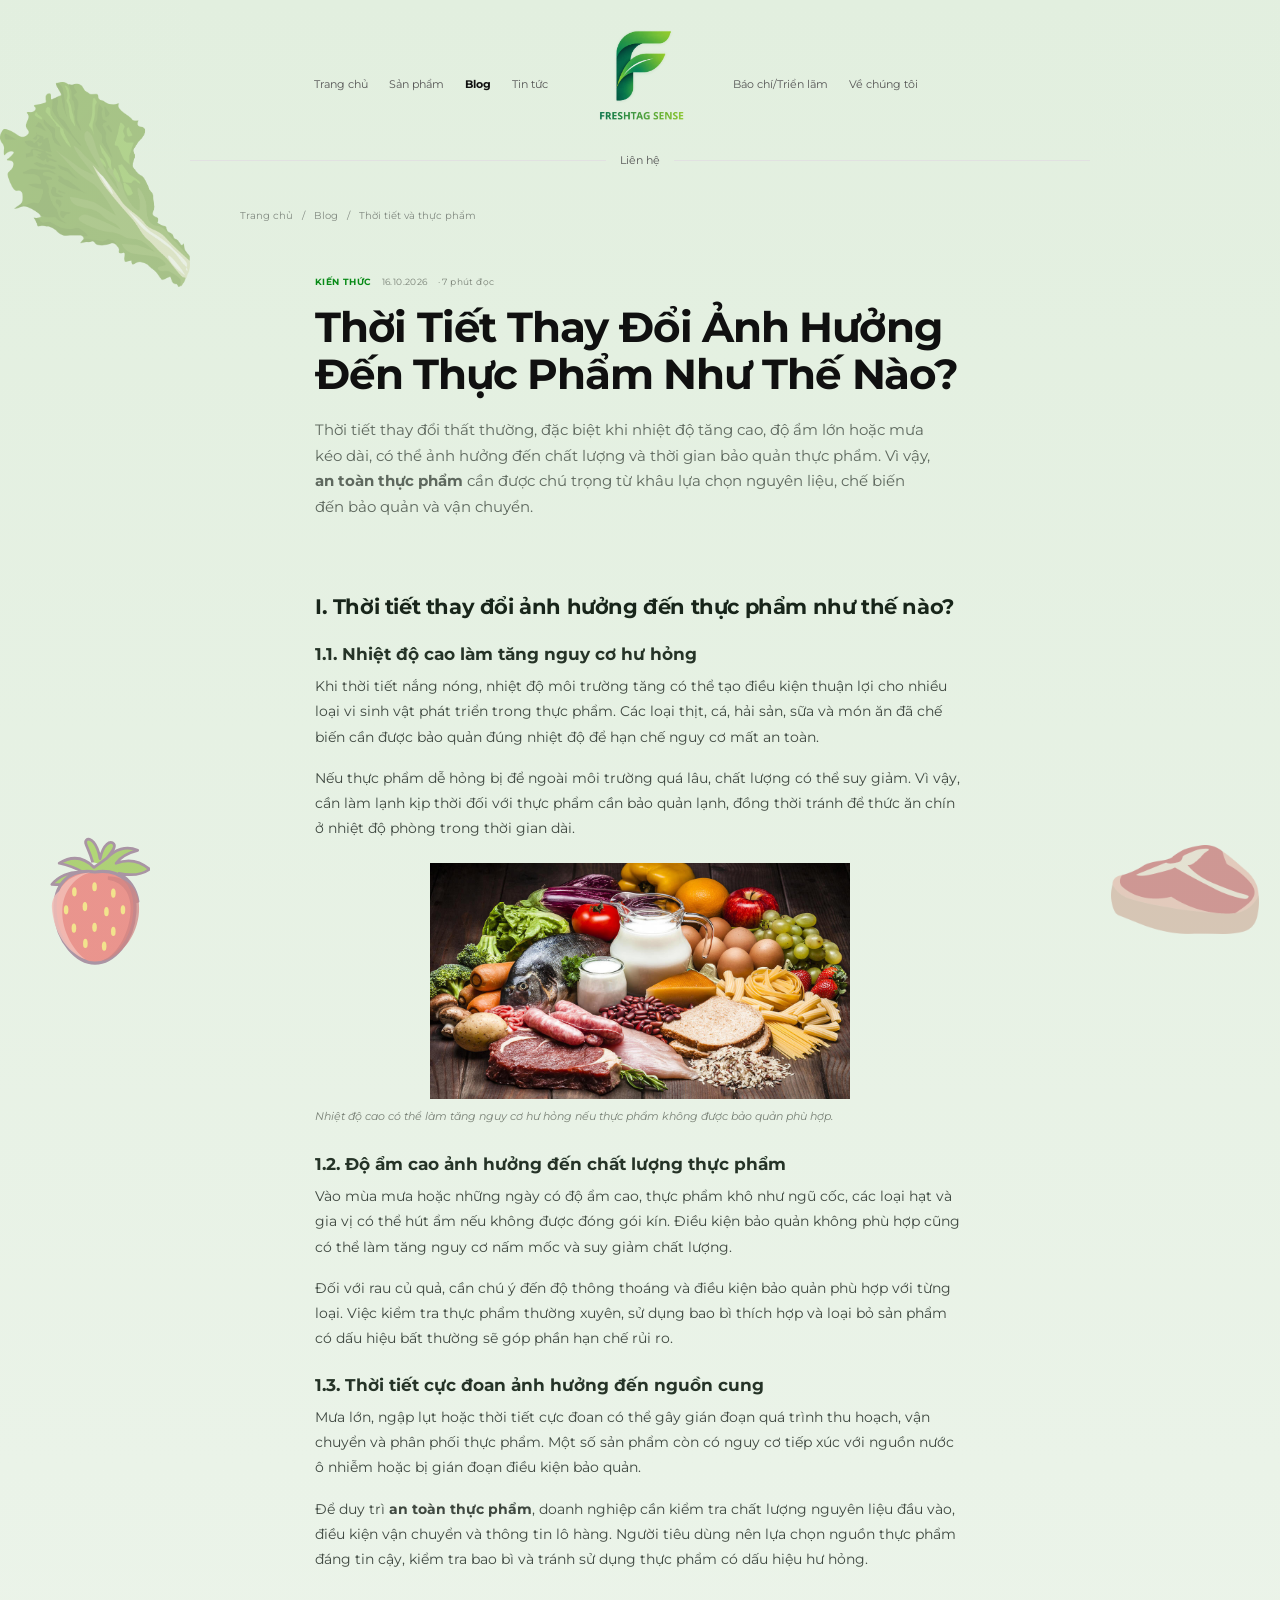
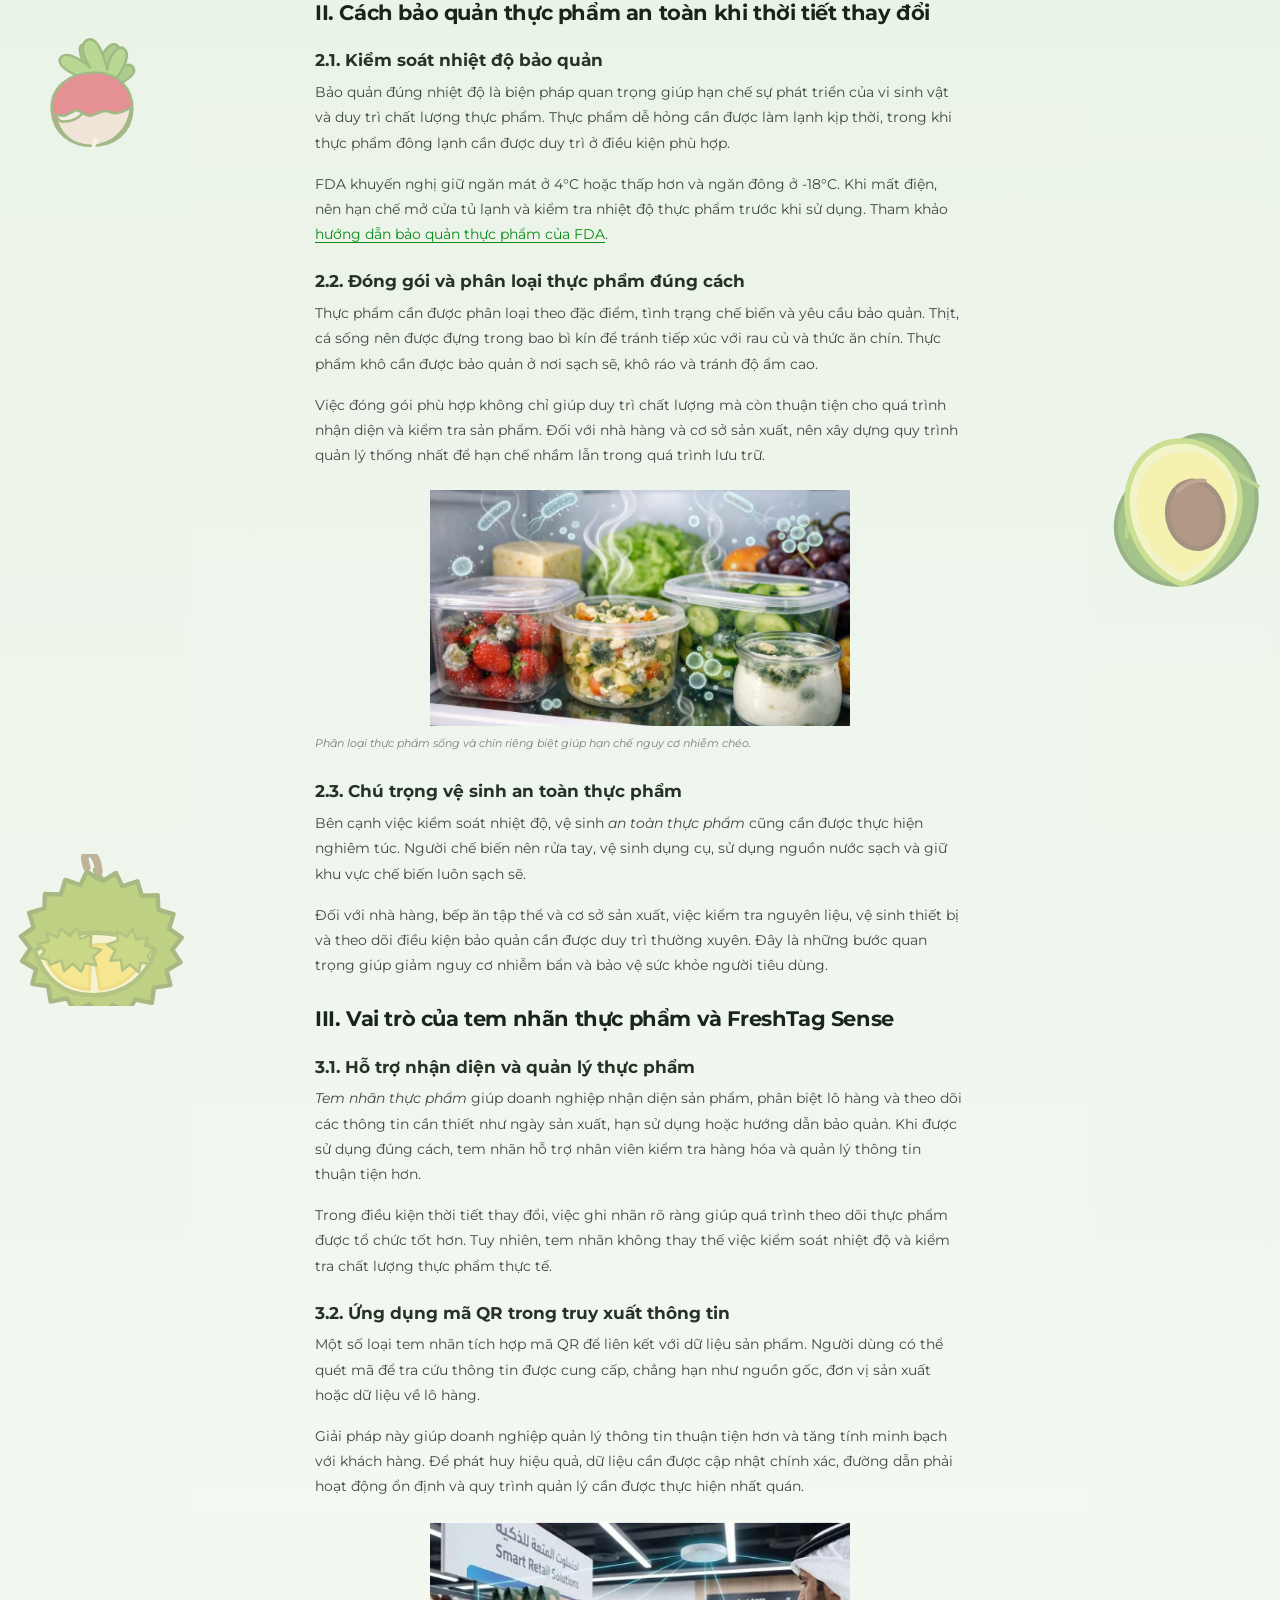
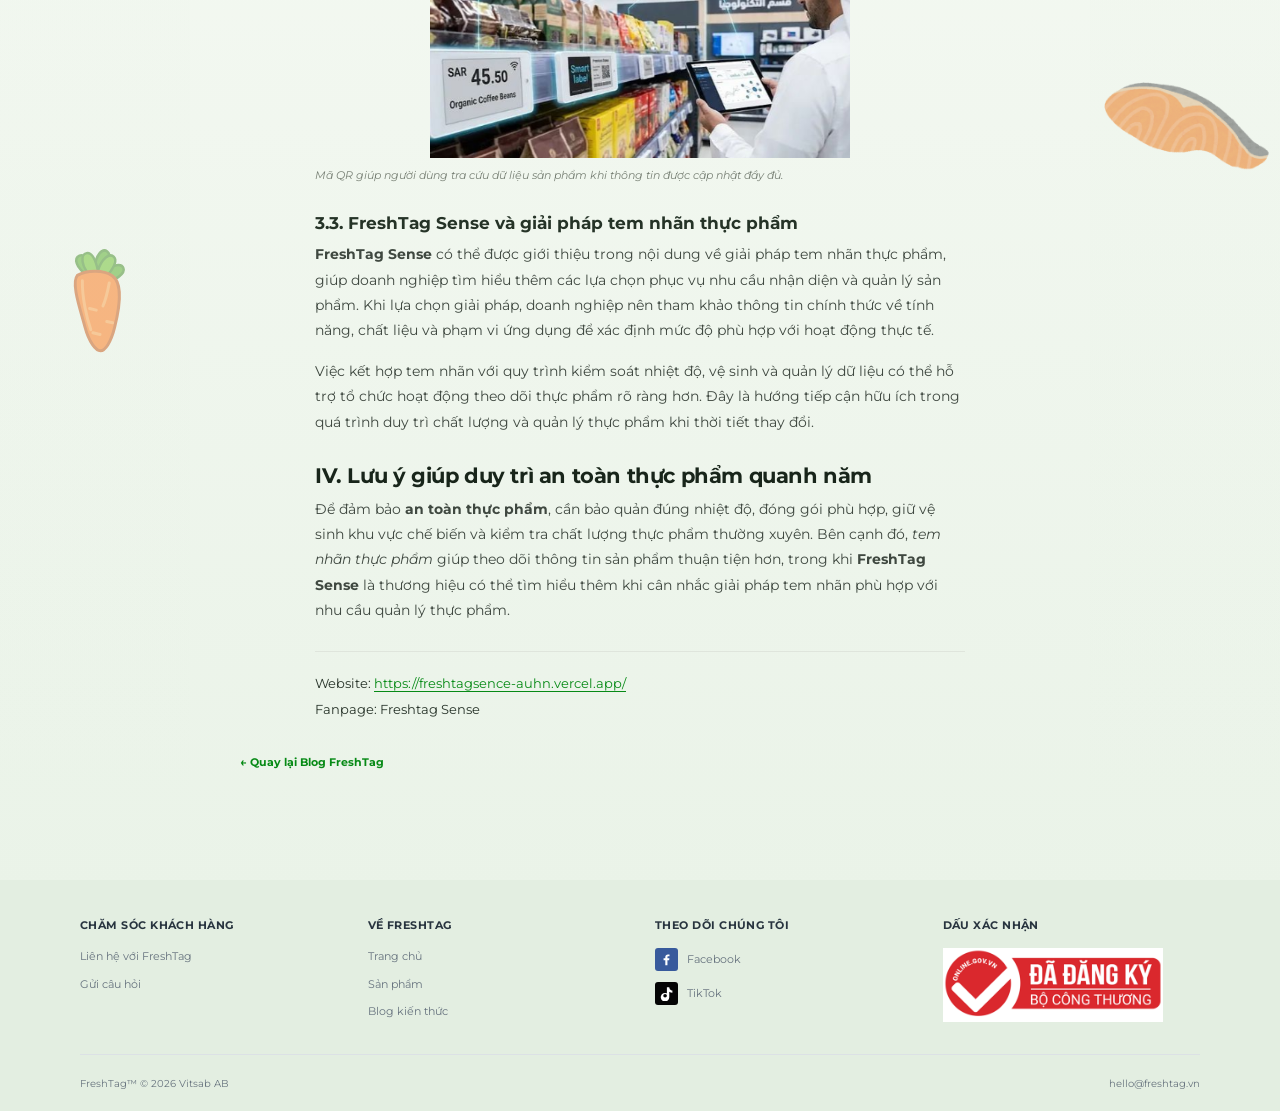
<file: blogs/bai-viet-thoi-tiet-thuc-pham.html>
<!doctype html>
<html lang="vi">
<head>
  <meta charset="utf-8">
  <meta name="viewport" content="width=device-width, initial-scale=1">
  <meta name="theme-color" content="#ffffff">
  <meta name="description" content="Thời tiết nóng, độ ẩm cao và mưa lũ có thể ảnh hưởng đến chất lượng, việc bảo quản và nguồn cung thực phẩm. Tìm hiểu cách bảo quản phù hợp và vai trò của tem nhãn.">
  <meta name="robots" content="index,follow">
  <link rel="canonical" href="https://freshtag.vn/bai-viet-thoi-tiet-thuc-pham.html">
  <meta property="og:type" content="article">
  <meta property="og:title" content="Thời Tiết Thay Đổi Ảnh Hưởng Đến Thực Phẩm Như Thế Nào?">
  <meta property="og:description" content="Tìm hiểu tác động của nhiệt độ, độ ẩm và thời tiết cực đoan đến thực phẩm cùng cách bảo quản phù hợp.">
  <meta property="og:image" content="https://freshtag.vn/image/thoi-tiet-anh-huong-thuc-pham.svg">
  <meta property="og:url" content="https://freshtag.vn/bai-viet-thoi-tiet-thuc-pham.html">
  <title>Thời Tiết Thay Đổi Ảnh Hưởng Đến Thực Phẩm Như Thế Nào? | FreshTag</title>
  <link rel="preconnect" href="https://fonts.googleapis.com">
  <link rel="preconnect" href="https://fonts.gstatic.com" crossorigin>
  <link href="https://fonts.googleapis.com/css2?family=Montserrat:wght@400;500;600;700;800&display=swap" rel="stylesheet">
  <link rel="stylesheet" href="../style.css">
  <script src="../script.js" defer></script>
  <script type="application/ld+json">{"@context":"https://schema.org","@type":"BlogPosting","headline":"Thời Tiết Thay Đổi Ảnh Hưởng Đến Thực Phẩm Như Thế Nào?","description":"Thời tiết nóng, độ ẩm cao và mưa lũ có thể ảnh hưởng đến chất lượng, việc bảo quản và nguồn cung thực phẩm.","image":["https://freshtag.vn/image/thoi-tiet-anh-huong-thuc-pham.svg","https://freshtag.vn/image/thuc-pham-do-am-nam-moc.svg","https://freshtag.vn/image/tem-nhan-truy-xuat-cua-hang.svg"],"datePublished":"2026-10-16","dateModified":"2026-10-16","inLanguage":"vi","mainEntityOfPage":{"@type":"WebPage","@id":"https://freshtag.vn/bai-viet-thoi-tiet-thuc-pham.html"},"author":{"@type":"Organization","name":"FreshTag Sense"},"publisher":{"@type":"Organization","name":"FreshTag | Vitsab AB","url":"https://freshtag.vn/"}}</script>
</head>
<body>
  <header class="site-header"><div class="header-main"><button class="menu-toggle" type="button" aria-label="Mở menu" aria-expanded="false"><span></span><span></span><span></span></button><nav class="nav-group nav-left" aria-label="Điều hướng chính"><a href="../index.html">Trang chủ</a><a href="../san-pham.html">Sản phẩm</a><a class="active" href="../blog.html" aria-current="page">Blog</a><a href="../index.html#gioi-thieu">Tin tức</a></nav><a class="brand" href="../index.html" aria-label="FreshTag Sense — trang chủ"><img class="brand-logo" src="../image/LOGO%20(1).png" alt="FreshTag Sense"></a><nav class="nav-group nav-right" aria-label="Thông tin"><a href="../index.html#san-pham">Báo chí/Triển lãm</a><a href="../index.html#gioi-thieu">Về chúng tôi</a></nav></div><div class="contact-row"><span></span><a href="mailto:hello@freshtag.vn">Liên hệ</a><span></span></div></header>
  <main class="page-content article-page">
    <nav class="breadcrumbs" aria-label="Điều hướng đường dẫn"><a href="../index.html">Trang chủ</a><span>/</span><a href="../blog.html">Blog</a><span>/</span><span>Thời tiết và thực phẩm</span></nav>
    <article>
      <header class="article-header"><p class="post-meta"><span>KIẾN THỨC</span><time datetime="2026-10-16">16.10.2026</time> · 7 phút đọc</p><h1>Thời Tiết Thay Đổi Ảnh Hưởng Đến Thực Phẩm Như Thế Nào?</h1><p class="article-intro">Thời tiết thay đổi thất thường, đặc biệt khi nhiệt độ tăng cao, độ ẩm lớn hoặc mưa kéo dài, có thể ảnh hưởng đến chất lượng và thời gian bảo quản thực phẩm. Vì vậy, <strong>an toàn thực phẩm</strong> cần được chú trọng từ khâu lựa chọn nguyên liệu, chế biến đến bảo quản và vận chuyển.</p></header>
      <div class="article-body">
        <h2>I. Thời tiết thay đổi ảnh hưởng đến thực phẩm như thế nào?</h2>
        <h3>1.1. Nhiệt độ cao làm tăng nguy cơ hư hỏng</h3>
        <p>Khi thời tiết nắng nóng, nhiệt độ môi trường tăng có thể tạo điều kiện thuận lợi cho nhiều loại vi sinh vật phát triển trong thực phẩm. Các loại thịt, cá, hải sản, sữa và món ăn đã chế biến cần được bảo quản đúng nhiệt độ để hạn chế nguy cơ mất an toàn.</p>
        <p>Nếu thực phẩm dễ hỏng bị để ngoài môi trường quá lâu, chất lượng có thể suy giảm. Vì vậy, cần làm lạnh kịp thời đối với thực phẩm cần bảo quản lạnh, đồng thời tránh để thức ăn chín ở nhiệt độ phòng trong thời gian dài.</p>
        <figure><img src="../image/hinh 1 blog 3.png" alt="Các nhóm thực phẩm tươi và thực phẩm khô được phân loại bàn"><figcaption>Nhiệt độ cao có thể làm tăng nguy cơ hư hỏng nếu thực phẩm không được bảo quản phù hợp.</figcaption></figure>
        <h3>1.2. Độ ẩm cao ảnh hưởng đến chất lượng thực phẩm</h3>
        <p>Vào mùa mưa hoặc những ngày có độ ẩm cao, thực phẩm khô như ngũ cốc, các loại hạt và gia vị có thể hút ẩm nếu không được đóng gói kín. Điều kiện bảo quản không phù hợp cũng có thể làm tăng nguy cơ nấm mốc và suy giảm chất lượng.</p>
        <p>Đối với rau củ quả, cần chú ý đến độ thông thoáng và điều kiện bảo quản phù hợp với từng loại. Việc kiểm tra thực phẩm thường xuyên, sử dụng bao bì thích hợp và loại bỏ sản phẩm có dấu hiệu bất thường sẽ góp phần hạn chế rủi ro.</p>
        <h3>1.3. Thời tiết cực đoan ảnh hưởng đến nguồn cung</h3>
        <p>Mưa lớn, ngập lụt hoặc thời tiết cực đoan có thể gây gián đoạn quá trình thu hoạch, vận chuyển và phân phối thực phẩm. Một số sản phẩm còn có nguy cơ tiếp xúc với nguồn nước ô nhiễm hoặc bị gián đoạn điều kiện bảo quản.</p>
        <p>Để duy trì <strong>an toàn thực phẩm</strong>, doanh nghiệp cần kiểm tra chất lượng nguyên liệu đầu vào, điều kiện vận chuyển và thông tin lô hàng. Người tiêu dùng nên lựa chọn nguồn thực phẩm đáng tin cậy, kiểm tra bao bì và tránh sử dụng thực phẩm có dấu hiệu hư hỏng.</p>

        <h2>II. Cách bảo quản thực phẩm an toàn khi thời tiết thay đổi</h2>
        <h3>2.1. Kiểm soát nhiệt độ bảo quản</h3>
        <p>Bảo quản đúng nhiệt độ là biện pháp quan trọng giúp hạn chế sự phát triển của vi sinh vật và duy trì chất lượng thực phẩm. Thực phẩm dễ hỏng cần được làm lạnh kịp thời, trong khi thực phẩm đông lạnh cần được duy trì ở điều kiện phù hợp.</p>
        <p>FDA khuyến nghị giữ ngăn mát ở 4°C hoặc thấp hơn và ngăn đông ở -18°C. Khi mất điện, nên hạn chế mở cửa tủ lạnh và kiểm tra nhiệt độ thực phẩm trước khi sử dụng. Tham khảo <a href="https://www.fda.gov/consumers/consumer-updates/are-you-storing-food-safely" target="_blank" rel="noopener noreferrer">hướng dẫn bảo quản thực phẩm của FDA</a>.</p>
        <h3>2.2. Đóng gói và phân loại thực phẩm đúng cách</h3>
        <p>Thực phẩm cần được phân loại theo đặc điểm, tình trạng chế biến và yêu cầu bảo quản. Thịt, cá sống nên được đựng trong bao bì kín để tránh tiếp xúc với rau củ và thức ăn chín. Thực phẩm khô cần được bảo quản ở nơi sạch sẽ, khô ráo và tránh độ ẩm cao.</p>
        <p>Việc đóng gói phù hợp không chỉ giúp duy trì chất lượng mà còn thuận tiện cho quá trình nhận diện và kiểm tra sản phẩm. Đối với nhà hàng và cơ sở sản xuất, nên xây dựng quy trình quản lý thống nhất để hạn chế nhầm lẫn trong quá trình lưu trữ.</p>
        <figure><img src="../image/hình 2 blog 3.png" alt="Các hộp thực phẩm được đóng kín và phân loại riêng trong tủ lạnh"><figcaption>Phân loại thực phẩm sống và chín riêng biệt giúp hạn chế nguy cơ nhiễm chéo.</figcaption></figure>
        <h3>2.3. Chú trọng vệ sinh an toàn thực phẩm</h3>
        <p>Bên cạnh việc kiểm soát nhiệt độ, vệ sinh <em>an toàn thực phẩm</em> cũng cần được thực hiện nghiêm túc. Người chế biến nên rửa tay, vệ sinh dụng cụ, sử dụng nguồn nước sạch và giữ khu vực chế biến luôn sạch sẽ.</p>
        <p>Đối với nhà hàng, bếp ăn tập thể và cơ sở sản xuất, việc kiểm tra nguyên liệu, vệ sinh thiết bị và theo dõi điều kiện bảo quản cần được duy trì thường xuyên. Đây là những bước quan trọng giúp giảm nguy cơ nhiễm bẩn và bảo vệ sức khỏe người tiêu dùng.</p>

        <h2>III. Vai trò của tem nhãn thực phẩm và FreshTag Sense</h2>
        <h3>3.1. Hỗ trợ nhận diện và quản lý thực phẩm</h3>
        <p><em>Tem nhãn thực phẩm</em> giúp doanh nghiệp nhận diện sản phẩm, phân biệt lô hàng và theo dõi các thông tin cần thiết như ngày sản xuất, hạn sử dụng hoặc hướng dẫn bảo quản. Khi được sử dụng đúng cách, tem nhãn hỗ trợ nhân viên kiểm tra hàng hóa và quản lý thông tin thuận tiện hơn.</p>
        <p>Trong điều kiện thời tiết thay đổi, việc ghi nhãn rõ ràng giúp quá trình theo dõi thực phẩm được tổ chức tốt hơn. Tuy nhiên, tem nhãn không thay thế việc kiểm soát nhiệt độ và kiểm tra chất lượng thực phẩm thực tế.</p>
        <h3>3.2. Ứng dụng mã QR trong truy xuất thông tin</h3>
        <p>Một số loại tem nhãn tích hợp mã QR để liên kết với dữ liệu sản phẩm. Người dùng có thể quét mã để tra cứu thông tin được cung cấp, chẳng hạn như nguồn gốc, đơn vị sản xuất hoặc dữ liệu về lô hàng.</p>
        <p>Giải pháp này giúp doanh nghiệp quản lý thông tin thuận tiện hơn và tăng tính minh bạch với khách hàng. Để phát huy hiệu quả, dữ liệu cần được cập nhật chính xác, đường dẫn phải hoạt động ổn định và quy trình quản lý cần được thực hiện nhất quán.</p>
        <figure><img src="../image/hinh 3 blog 3.png" alt="Nhân viên cửa hàng kiểm tra thông tin sản phẩm trên máy tính bảng"><figcaption>Mã QR giúp người dùng tra cứu dữ liệu sản phẩm khi thông tin được cập nhật đầy đủ.</figcaption></figure>
        <h3>3.3. FreshTag Sense và giải pháp tem nhãn thực phẩm</h3>
        <p><strong>FreshTag Sense</strong> có thể được giới thiệu trong nội dung về giải pháp tem nhãn thực phẩm, giúp doanh nghiệp tìm hiểu thêm các lựa chọn phục vụ nhu cầu nhận diện và quản lý sản phẩm. Khi lựa chọn giải pháp, doanh nghiệp nên tham khảo thông tin chính thức về tính năng, chất liệu và phạm vi ứng dụng để xác định mức độ phù hợp với hoạt động thực tế.</p>
        <p>Việc kết hợp tem nhãn với quy trình kiểm soát nhiệt độ, vệ sinh và quản lý dữ liệu có thể hỗ trợ tổ chức hoạt động theo dõi thực phẩm rõ ràng hơn. Đây là hướng tiếp cận hữu ích trong quá trình duy trì chất lượng và quản lý thực phẩm khi thời tiết thay đổi.</p>

        <h2>IV. Lưu ý giúp duy trì an toàn thực phẩm quanh năm</h2>
        <p>Để đảm bảo <strong>an toàn thực phẩm</strong>, cần bảo quản đúng nhiệt độ, đóng gói phù hợp, giữ vệ sinh khu vực chế biến và kiểm tra chất lượng thực phẩm thường xuyên. Bên cạnh đó, <em>tem nhãn thực phẩm</em> giúp theo dõi thông tin sản phẩm thuận tiện hơn, trong khi <strong>FreshTag Sense</strong> là thương hiệu có thể tìm hiểu thêm khi cân nhắc giải pháp tem nhãn phù hợp với nhu cầu quản lý thực phẩm.</p>
        <div class="article-brand">Website: <a href="https://freshtagsence-auhn.vercel.app/" target="_blank" rel="noopener noreferrer">https://freshtagsence-auhn.vercel.app/</a><br>Fanpage: Freshtag Sense</div>
      </div>
    </article>
    <a class="text-link article-back" href="../blog.html">← Quay lại Blog FreshTag</a>
  </main>
    <footer class="site-footer site-footer-expanded">
    <div class="footer-main">
      <section class="footer-column"><h2>Ch&#259;m s&oacute;c kh&aacute;ch h&agrave;ng</h2><a href="mailto:hello@freshtag.vn">Li&ecirc;n h&#7879; v&#7899;i FreshTag</a><a href="mailto:hello@freshtag.vn?subject=H%E1%BB%8Fi%20%C4%91%C3%A1p">G&#7917;i c&acirc;u h&#7887;i</a></section>
      <section class="footer-column"><h2>V&#7873; FreshTag</h2><a href="../index.html">Trang ch&#7911;</a><a href="../san-pham.html">S&#7843;n ph&#7849;m</a><a href="../blog.html">Blog ki&#7871;n th&#7913;c</a></section>
      <section class="footer-column footer-social-column"><h2>Theo d&otilde;i ch&uacute;ng t&ocirc;i</h2><a class="footer-social-link" href="https://www.facebook.com/share/1HzNCkE6PV/" target="_blank" rel="noopener noreferrer"><span class="social facebook" aria-hidden="true"><svg viewBox="0 0 24 24"><path d="M13.5 21v-8h2.7l.4-3h-3.1V8.1c0-.9.3-1.5 1.6-1.5h1.7V3.9c-.3 0-1.3-.1-2.5-.1-2.5 0-4.2 1.5-4.2 4.3V10H7.3v3h2.8v8h3.4Z"/></svg></span>Facebook</a><a class="footer-social-link" href="https://www.tiktok.com/@freshtagsense" target="_blank" rel="noopener noreferrer"><span class="social tiktok" aria-hidden="true"><svg viewBox="0 0 24 24"><path d="M19.59 6.69a4.83 4.83 0 0 1-3.16-4.2V2h-3.8v13.67a2.9 2.9 0 0 1-2.9 2.9 2.9 2.9 0 1 1 2.9-2.9v-3.9a6.8 6.8 0 1 0 3.8 6.1V9.2a8.55 8.55 0 0 0 5 1.6V7a4.8 4.8 0 0 1-1.84-.31Z"/></svg></span>TikTok</a></section>
      <section class="footer-column footer-registration"><h2>D&#7845;u x&aacute;c nh&#7853;n</h2><a class="moit-logo-link" href="https://online.gov.vn/" target="_blank" rel="noopener noreferrer"><img class="moit-logo" src="../image/badge-da-dang-ky-bo-cong-thuong.png" alt="D&#7845;u &#272;&atilde; &#273;&#259;ng k&yacute; B&#7897; C&ocirc;ng Th&#432;&#417;ng"></a></section>
    </div>
    <div class="footer-bottom"><span>FreshTag&trade; &copy; <span data-current-year>2026</span> Vitsab AB</span><a href="mailto:hello@freshtag.vn">hello@freshtag.vn</a></div>
  </footer>
</body>
</html>
</file>
<file: style.css>
:root {
  font-family: Montserrat, Arial, sans-serif;
  color: #101010;
  background: #eaf3e8;
  font-synthesis: none;
  text-rendering: optimizeLegibility;
  -webkit-font-smoothing: antialiased;
  --green: #078a16;
  --page-bg: #eaf3e8;
  --green-surface: #e1eedf;
  --gray: #d9d9d9;
}

* { box-sizing: border-box; }
html { scroll-behavior: smooth; }
body { margin: 0; min-width: 320px; min-height: 100vh; display: flex; flex-direction: column; background: linear-gradient(180deg, #e2efdf 0%, var(--page-bg) 34%, #f3f8f1 72%, #e8f2e6 100%); }
a { color: inherit; text-decoration: none; }
.site-header { width: min(900px, calc(100% - 36px)); margin: 14px auto 0; }
.header-main { min-height: 124px; display: grid; grid-template-columns: 1fr 185px 1fr; align-items: center; position: relative; }
.nav-group { display: flex; align-items: center; justify-content: flex-end; gap: 21px; padding-top: 15px; white-space: nowrap; }
.nav-right { justify-content: flex-start; }
.nav-group a { font-size: 11px; color: #555; }
.nav-group a.active { color: #111; font-weight: 700; }
.nav-group a:hover, .contact-row a:hover, .footer-contact:hover { color: var(--green); }
.chevron { margin-left: 3px; color: #777; }
.brand { min-height: 114px; display: flex; align-items: center; justify-content: center; gap: 8px; color: var(--green); }
.brand-logo { display: block; width: 118px; height: 118px; object-fit: contain; }
.stoplight { display: flex; flex-direction: column; gap: 4px; }
.stoplight i { width: 33px; height: 33px; display: block; border: 2px solid #bbb; border-radius: 50%; background: #078d13; box-shadow: 0 0 0 1px #eee; }
.stoplight i:nth-child(2) { background: #ffd719; }
.stoplight i:nth-child(3) { background: #ed1010; }
.brand-wording { display: flex; flex-direction: column; text-align: center; }
.brand-wording strong { font-size: 27px; line-height: 1.05; letter-spacing: -.8px; }
.brand-wording sup { font-size: 8px; vertical-align: super; }
.brand-wording small { font-size: 9px; line-height: 1.45; font-weight: 700; }
.contact-row { height: 44px; display: grid; grid-template-columns: 1fr auto 1fr; align-items: center; gap: 14px; }
.contact-row span { height: 1px; background: #e1e1e1; }
.contact-row a { font-size: 11px; color: #555; }
.menu-toggle { display: none; }
.page-content { width: min(900px, calc(100% - 36px)); margin: 0 auto; }
.hero-stage { margin: 16px 0 30px; }
.hero-image { display: block; width: 100%; height: auto; }
.work-illustration { align-self: end; }
.work-illustration svg { display: block; width: 100%; max-height: 220px; }
.hero-title { margin: 0; font-size: 40px; line-height: 1.24; letter-spacing: -1.7px; font-weight: 700; }
.label-sequence { display: flex; align-items: flex-start; justify-content: space-between; gap: 6px; }
.state-card { flex: 1 1 0; min-width: 0; text-align: center; position: relative; }
.mini-label { width: 100%; height: 82px; position: relative; overflow: hidden; display: grid; grid-template-columns: 1fr 31px; grid-template-rows: auto auto 1fr; padding: 7px 5px; text-align: left; background: linear-gradient(90deg,#eff0ed,#fff 68%,#e8e8e6); border: 1px solid #e3e3e3; border-radius: 7px; box-shadow: 0 1px 2px #00000010; }
.mini-label:before { content: ""; position: absolute; top: 0; left: 0; bottom: 0; width: 50%; background: linear-gradient(#85b93a 0 49%,#f56826 49% 100%); }
.mini-label>b,.mini-label>small,.mini-label>.state-dot,.mini-label>.warning { position: relative; z-index: 1; grid-column: 1; margin-left: 4px; }
.mini-label>b { color: #fff; font-size: 8px; line-height: 9px; }
.mini-label>b sup { font-size: 5px; }
.mini-label>small { color: #fff; font-size: 5px; line-height: 7px; }
.state-dot { justify-self: center; align-self: center; width: 30px; height: 30px; border-radius: 50%; grid-row: 2 / 4; grid-column: 1 !important; margin: 0 !important; border: 1px solid #fff9; box-shadow: 0 1px 3px #0003; }
.dot-white { background: #f9f7da; }.dot-green { background: #74a92d; }.dot-red { background: #e83d21; }
.mini-label>.warning { align-self: end; font-size: 4px; line-height: 5px; color: #fff; }
.mini-label>strong { position: absolute; right: 4px; top: 34px; font-size: 8px; }
.mini-label>.label-code { position: absolute; right: 4px; top: 48px; color: #6e6e6e; }
.state-name { display: block; margin-top: 4px; font-size: 12px; white-space: nowrap; }
.state-count { display: inline-grid; place-items: center; margin-top: 8px; width: 17px; height: 17px; border-radius: 50%; color: #fff; font-size: 9px; }
.count-green { background: #aecb60; }.count-yellow { background: #8ebd3d; }.count-red { background: #f1533e; }
.state-arrow { align-self: flex-end; margin: 0 -3px 5px; font-size: 16px; }
.arrow-green { color: #a8c95c; }.arrow-red { color: #f16349; }
.video-intro { display: grid; grid-template-columns: 1fr 1fr; align-items: center; gap: 8%; margin: 28px 0 58px; }
.video-frame { width: 100%; aspect-ratio: 16 / 9; background: #eee; }
.video-frame.tiktok-frame { width: min(100%,340px); aspect-ratio: 9 / 16; margin-inline: auto; background: #000; }
.video-frame iframe { width: 100%; height: 100%; border: 0; display: block; }
.video-copy { color: #667183; text-align: center; font-size: 12px; line-height: 1.7; font-style: italic; }
.video-copy p { margin: 7px 0; }
.about-copy { font-size: 12px; line-height: 1.7; text-align: justify; margin: 0 0 100px; }
.about-copy p { margin: 0 0 12px; }
.site-footer { width: min(1080px, calc(100% - 36px)); margin: auto auto 0; min-height: 76px; display: grid; grid-template-columns: 1.1fr 1.2fr 1.4fr auto; align-items: center; gap: 16px; color: #526176; font-size: 11px; }
.footer-contact { justify-self: center; font-family: Georgia, serif; font-size: 13px; color: #2b3040; }
.footer-contact { display: inline-flex; align-items: center; gap: 8px; }
.footer-contact svg { width: 16px; height: 16px; fill: none; stroke: currentColor; stroke-width: 1.7; stroke-linecap: round; stroke-linejoin: round; }
.social-links { display: flex; justify-content: flex-end; gap: 6px; }
.social { width: 27px; height: 27px; display: grid; place-items: center; border-radius: 3px; color: #fff; font-size: 16px; font-weight: 700; }
.social svg { width: 17px; height: 17px; fill: currentColor; }
.moit-placeholder { width: 142px; min-height: 42px; display: flex; flex-direction: column; align-items: center; justify-content: center; gap: 2px; border: 1px dashed #9aa89b; border-radius: 4px; color: #526176; text-align: center; }
.moit-placeholder span { font-size: 9px; font-weight: 700; letter-spacing: .3px; }
.moit-placeholder small { color: #879084; font-size: 8px; }
.linkedin { background: #0879ae; }.instagram { background: #e82f67; }.facebook { background: #385a9c; }.x-social { background: #050505; }.youtube { background: #c12816; font-size: 12px; }

/* Product and editorial pages */
.product-page,.blog-page { padding-bottom: 70px; }
.product-hero { padding: 65px 7% 48px; text-align: center; background: #f5f8f2; border-radius: 4px; }
.eyebrow { margin: 0 0 14px; color: var(--green); font-size: 10px; font-weight: 700; letter-spacing: 1.5px; }
.product-hero h1,.blog-heading h1 { max-width: 690px; margin: 0 auto; font-size: clamp(35px, 6vw, 58px); line-height: 1.08; letter-spacing: -2px; }
.lead { max-width: 610px; margin: 20px auto 25px; color: #59645a; font-size: 16px; line-height: 1.7; }
.button-link { min-height: 45px; display: inline-flex; align-items: center; justify-content: center; gap: 22px; padding: 0 20px; background: var(--green); color: #fff; font-size: 12px; font-weight: 700; transition: background .2s, transform .2s; }
.button-link:hover { background: #066b12; transform: translateY(-1px); }
.product-visual { max-width: 600px; min-height: 160px; margin: 44px auto 0; padding: 20px; display: flex; align-items: center; justify-content: center; gap: 30px; background: linear-gradient(135deg,#e7ede4,#f9fbf7); }
.visual-label { width: 190px; min-height: 116px; padding: 14px; display: grid; grid-template-columns: 1fr 48px; align-content: center; color: #fff; text-align: left; background: linear-gradient(110deg,#468b2c 0 68%,#f2f0dd 68%); box-shadow: 0 12px 25px #15280c22; transform: rotate(-4deg); }
.visual-label>b { font-size: 13px; }.visual-label>b sup { font-size: 7px; }.visual-label>span { font-size: 6px; letter-spacing: 1px; }.visual-label>.visual-dot { grid-column: 2; grid-row: 1 / 3; align-self: center; width: 40px; height: 40px; border-radius: 50%; background: #8cb43e; border: 3px solid #ffffff99; box-shadow: 0 2px 5px #0003; }.visual-label>strong { grid-column: 1 / -1; margin-top: 15px; font-size: 8px; letter-spacing: 1px; }.visual-warn { transform: rotate(4deg); background: linear-gradient(110deg,#dc8e27 0 68%,#f2f0dd 68%); }.visual-warn>.visual-dot { background: #e0a52e; }.visual-arrow { color: #82917e; font-size: 24px; }
.product-section { display: grid; grid-template-columns: 1fr 1fr; gap: 12%; align-items: start; padding: 78px 4% 56px; }.product-section h2,.product-cta h2,.blog-cta h2 { margin: 0; font-size: 32px; line-height: 1.2; letter-spacing: -1px; }.product-copy { color: #606b60; font-size: 14px; line-height: 1.8; }.product-copy p:first-child { margin-top: 0; }
.color-guide { grid-template-columns: minmax(0,.8fr) minmax(0,1.2fr); gap: 18px 8%; padding-top: 68px; }
.color-guide-heading h2 { max-width: 440px; }
.color-guide-intro { max-width: 570px; font-size: 15px; }
.color-guide-figure { grid-column: 1 / -1; margin: 25px 0 10px; padding: 22px 26px 13px; border: 1px solid #e1eadf; border-radius: 18px; background: linear-gradient(135deg,#f8fbf6,#edf5eb); }
.color-guide-image-scroll { max-width: 980px; margin: auto; }
.color-guide-image-scroll img { display: block; width: 100%; height: auto; }
.color-guide-figure figcaption { margin-top: 6px; color: #7a8578; font-size: 11px; text-align: center; }
.color-guide-levels { grid-column: 1 / -1; display: grid; grid-template-columns: repeat(3,minmax(0,1fr)); gap: 16px; }
.guide-level { min-width: 0; padding: 19px 20px 18px; border: 1px solid #e5eae2; border-top: 4px solid var(--level-color); border-radius: 12px; background: #fff; box-shadow: 0 7px 20px #21351c0a; }
.guide-safe { --level-color: #50cfa0; }.guide-caution { --level-color: #69cf32; }.guide-danger { --level-color: #fb5146; }
.guide-level-name { display: flex; align-items: center; gap: 10px; color: #26352a; font-size: 15px; font-weight: 700; }
.guide-level-name i { display: grid; width: 29px; height: 29px; place-items: center; border-radius: 50%; background: color-mix(in srgb,var(--level-color) 17%,white); color: color-mix(in srgb,var(--level-color) 65%,#16311f); font-size: 11px; font-style: normal; }
.guide-level p { margin: 12px 0 0; color: #606b60; font-size: 12px; line-height: 1.75; }
.product-banners { display: grid; grid-template-columns: minmax(0,1fr); gap: 8px; margin: 4px 0 54px; }
.banner-green,.banner-red { min-width: 0; padding: 10px 26px 0; border: 0; border-radius: 0; background: #fff; }
.banner-red { padding-top: 0; }
.banner-green h2,.banner-red h2 { margin: 0 0 8px; color: #16834b; font-size: 22px; text-align: center; }
.banner-red h2 { color: #c43f43; }
.banner-carousel { position: relative; overflow: hidden; }
.banner-slide { width: 100%; aspect-ratio: 16 / 7; margin: 0; background: transparent; }
.banner-slide[hidden] { display: none; }
.banner-slide img { display: block; width: 100%; height: 100%; margin: 0; object-fit: cover; object-position: center; }
.carousel-arrow { position: absolute; top: 50%; z-index: 1; width: 42px; height: 42px; display: grid; place-items: center; padding: 0; transform: translateY(-50%); border: 0; border-radius: 50%; background: #ffffffdf; color: #243329; box-shadow: 0 2px 8px #0002; font-size: 32px; line-height: 1; cursor: pointer; }
.carousel-prev { left: 8px; }.carousel-next { right: 8px; }
.carousel-arrow:focus-visible,.carousel-dots button:focus-visible { outline: 3px solid #2678d4; outline-offset: 3px; }
.carousel-dots { position: absolute; right: 0; bottom: 8px; left: 0; display: flex; justify-content: center; gap: 7px; }
.carousel-dots button { width: 11px; height: 11px; padding: 0; border: 1px solid #fff; border-radius: 50%; background: #75807599; box-shadow: 0 1px 3px #0004; cursor: pointer; }
.banner-red .carousel-dots button[aria-current="true"] { background: #d6474d; }.banner-green .carousel-dots button[aria-current="true"] { background: #148d4d; }.carousel-dots button[aria-current="true"] { transform: scale(1.2); }
.benefit-grid { display: grid; grid-template-columns: repeat(3,1fr); border-top: 1px solid #e2e8df; border-bottom: 1px solid #e2e8df; }.benefit-grid article { padding: 27px 25px 32px; }.benefit-grid article+article { border-left: 1px solid #e2e8df; }.benefit-number { color: #83a77c; font-size: 11px; }.benefit-grid h3 { margin: 16px 0 9px; font-size: 19px; }.benefit-grid p,.product-cta p:not(.eyebrow),.blog-cta p:not(.eyebrow) { margin: 0; color: #667166; font-size: 13px; line-height: 1.7; }
.product-cta,.blog-cta { margin-top: 55px; padding: 32px 36px; display: flex; align-items: center; justify-content: space-between; gap: 30px; background: #f4f7f1; }.product-cta h2,.blog-cta h2 { max-width: 500px; margin-bottom: 9px; font-size: 25px; }.product-cta p:not(.eyebrow) { max-width: 520px; }
.blog-heading { padding: 54px 0 30px; text-align: center; }.blog-heading h1 { font-size: clamp(36px,5vw,52px); }.blog-heading .lead { margin-bottom: 0; }
.featured-post { display: grid; grid-template-columns: 1.05fr 1fr; min-height: 315px; background: #f5f7f2; }.featured-art { position: relative; min-height: 315px; display: grid; place-items: center; overflow: hidden; color: #fff; background: radial-gradient(circle at 72% 32%,#a3c46e 0 4%,transparent 4.5%),radial-gradient(circle at 30% 75%,#759a51 0 2%,transparent 2.5%),linear-gradient(135deg,#163e22,#469146); }.featured-art:before,.featured-art:after { content: ""; position: absolute; width: 250px; height: 250px; border: 1px solid #ffffff33; border-radius: 50%; }.featured-art:after { width: 340px; height: 340px; }.featured-art>span { z-index: 1; font-size: 34px; font-weight: 700; letter-spacing: -2px; }.featured-art>span span { color: #b8e16e; }.featured-art>i { z-index: 1; width: 76px; height: 76px; margin-top: -20px; border: 8px solid #ffffff99; border-radius: 50%; background: #a6ce59; box-shadow: 0 0 0 12px #ffffff20; }.featured-art>small { position: absolute; bottom: 24px; font-size: 8px; letter-spacing: 3px; }.featured-art-image { background: #fff; }.featured-art-image:before,.featured-art-image:after { display: none; }.featured-art-image>img { width: 100%; height: 100%; min-height: 315px; object-fit: contain; }.featured-copy { align-self: center; padding: 35px 9%; }.post-meta { display: flex; align-items: center; gap: 10px; color: #7a8277; font-size: 9px; letter-spacing: .4px; }.post-meta>span { color: var(--green); font-weight: 700; }.featured-copy h2 { margin: 15px 0 12px; font-size: 28px; line-height: 1.2; letter-spacing: -.7px; }.featured-copy>p:not(.post-meta),.post-card-copy>p:not(.post-meta) { color: #697367; font-size: 12px; line-height: 1.7; }.text-link { display: inline-block; margin-top: 9px; color: var(--green); font-size: 11px; font-weight: 700; }.text-link:hover { text-decoration: underline; }
.blog-list-section { padding-top: 58px; }.section-heading { display: flex; align-items: end; justify-content: space-between; margin-bottom: 24px; }.section-heading .eyebrow { margin-bottom: 8px; }.section-heading h2 { margin: 0; font-size: 29px; letter-spacing: -1px; }.post-count { color: #879084; font-size: 11px; }.post-grid { display: grid; grid-template-columns: repeat(3,1fr); gap: 20px; }.post-card { overflow: hidden; border: 1px solid #e7eae5; background: #fff; }.post-art { height: 145px; position: relative; display: grid; place-items: center; overflow: hidden; }.post-art>span { z-index: 1; color: #ffffffc9; font-size: 38px; font-weight: 700; }.post-art>i { position: absolute; right: -20px; bottom: -55px; width: 150px; height: 150px; border: 1px solid #ffffff66; border-radius: 50%; box-shadow: 0 0 0 20px #ffffff14,0 0 0 40px #ffffff0b; }.art-green { background: linear-gradient(135deg,#28613c,#97b750); }.art-yellow { background: linear-gradient(135deg,#b17d24,#e6c956); }.art-red { background: linear-gradient(135deg,#a74532,#d88b5c); }.post-card-copy { padding: 18px; }.post-card-copy .post-meta { margin: 0 0 9px; }.post-card h3 { margin: 0; font-size: 17px; line-height: 1.35; }.post-card-copy>p:not(.post-meta) { margin: 9px 0; }.blog-cta { margin-top: 60px; }

.article-page { max-width: 760px; padding-top: 27px; padding-bottom: 70px; }.breadcrumbs { display: flex; flex-wrap: wrap; gap: 9px; color: #818980; font-size: 10px; }.breadcrumbs a:hover { color: var(--green); }.article-header { padding: 45px 0 27px; }.article-header .post-meta { margin-bottom: 17px; }.article-header h1 { max-width: 730px; margin: 0; font-size: clamp(34px,5vw,50px); line-height: 1.12; letter-spacing: -1.7px; }.article-intro { max-width: 690px; margin: 19px 0 0; color: #5e685e; font-size: 16px; line-height: 1.7; }.article-cover { height: 300px; position: relative; display: flex; flex-direction: column; align-items: center; justify-content: center; overflow: hidden; color: #fff; background: radial-gradient(circle at 75% 25%,#a3c46e 0 3%,transparent 3.5%),linear-gradient(135deg,#163e22,#469146); }.article-cover:before,.article-cover:after { content: ""; position: absolute; width: 280px; height: 280px; border: 1px solid #ffffff33; border-radius: 50%; }.article-cover:after { width: 420px; height: 420px; }.article-cover>span,.article-cover>i,.article-cover>small { z-index: 1; }.article-cover>span { font-size: 35px; font-weight: 700; letter-spacing: -2px; }.article-cover>span sup { font-size: 10px; }.article-cover>i { width: 75px; height: 75px; margin: 14px; border: 8px solid #ffffff99; border-radius: 50%; background: #a6ce59; box-shadow: 0 0 0 12px #ffffff20; }.article-cover>small { font-size: 8px; letter-spacing: 3px; }.article-body { max-width: 650px; margin: 0 auto; padding-top: 32px; color: #3f4840; font-size: 15px; line-height: 1.85; }.article-body h2 { margin: 32px 0 8px; color: #18251a; font-size: 23px; line-height: 1.3; letter-spacing: -.4px; }.article-body h3 { margin: 23px 0 7px; color: #253327; font-size: 18px; line-height: 1.4; }.article-body p { margin: 0 0 16px; }.article-body a { color: var(--green); text-decoration: underline; text-underline-offset: 3px; }.article-body figure { margin: 25px 0 29px; }.article-body figure img { display: block; width: 100%; height: auto; max-height: 490px; object-fit: contain; background: #f7f7f3; }.article-body figcaption { margin-top: 9px; color: #788075; font-size: 11px; font-style: italic; line-height: 1.55; }.article-brand { margin: 28px 0 8px; padding-top: 18px; border-top: 1px solid #dfe5dc; color: #273329; font-size: 13px; line-height: 2; }.article-back { margin-top: 25px; }
@media (max-width: 760px) {
  .site-header { margin-top: 7px; }
  .header-main { min-height: 100px; grid-template-columns: 1fr 1fr; }
  .brand { grid-column: 1 / -1; grid-row: 1; min-height: 81px; }
  .brand-logo { width: 82px; height: 82px; }
  .brand-wording strong { font-size: 24px; }
  .stoplight i { width: 27px; height: 27px; }
  .nav-group { display: none; position: absolute; z-index: 5; top: 88px; left: 0; right: 0; padding: 16px; background: #fff; box-shadow: 0 5px 12px #0002; flex-direction: column; align-items: flex-start; gap: 16px; }
  .nav-group.open { display: flex; }
  .nav-right.open { top: 228px; }
  .nav-group a { font-size: 14px; }
  .menu-toggle { display: flex; grid-column: 1; grid-row: 1; position: absolute; left: 3px; top: 27px; flex-direction: column; gap: 4px; border: 0; background: transparent; padding: 8px; z-index: 6; }
  .menu-toggle span { width: 19px; height: 2px; background: #333; }
  .contact-row { height: 35px; }
  .hero-stage { margin-top: 12px; }
  .state-arrow { font-size: 13px; margin-inline: -4px; }
  .state-name { font-size: 10px; }
  .mini-label { height: 76px; }
  .video-intro { grid-template-columns: 1fr; gap: 17px; margin: 22px 0 38px; }
  .video-copy { font-size: 12px; }
  .about-copy { font-size: 12px; text-align: left; margin-bottom: 50px; }
  .product-page,.blog-page { padding-bottom: 42px; }.product-hero { padding: 44px 7% 30px; }.product-hero h1,.blog-heading h1 { letter-spacing: -1.2px; }.lead { font-size: 14px; }.product-visual { gap: 12px; padding: 15px 8px; }.visual-label { width: min(38%,190px); min-height: 100px; padding: 10px; }.visual-arrow { font-size: 18px; }.product-section { grid-template-columns: 1fr; gap: 20px; padding: 52px 2% 35px; }.product-section h2 { font-size: 28px; }.color-guide { gap: 12px; padding: 45px 2% 32px; }.color-guide-heading h2 { font-size: 27px; }.color-guide-intro { font-size: 13px; }.color-guide-figure { margin: 10px 0 4px; padding: 14px 12px 10px; border-radius: 13px; }.color-guide-image-scroll { overflow-x: auto; overscroll-behavior-inline: contain; }.color-guide-image-scroll img { width: 680px; max-width: none; }.color-guide-levels { grid-template-columns: 1fr; gap: 11px; }.guide-level { padding: 16px; }.guide-level p { font-size: 13px; }.product-banners { grid-template-columns: 1fr; gap: 6px; margin-bottom: 38px; }.banner-green,.banner-red { padding: 8px 13px 0; }.banner-red { padding-top: 0; }.banner-slide { aspect-ratio: 16 / 7; }.carousel-arrow { width: 36px; height: 36px; font-size: 28px; }.benefit-grid { grid-template-columns: 1fr; }.benefit-grid article { padding: 20px 4px; }.benefit-grid article+article { border-left: 0; border-top: 1px solid #e2e8df; }.benefit-grid h3 { margin: 9px 0 5px; }.product-cta,.blog-cta { align-items: flex-start; flex-direction: column; padding: 25px 22px; gap: 18px; }.featured-post { grid-template-columns: 1fr; }.featured-art { min-height: 220px; }.featured-copy { padding: 25px 7%; }.featured-copy h2 { font-size: 24px; }.post-grid { grid-template-columns: 1fr 1fr; gap: 13px; }.post-art { height: 120px; }.post-card-copy { padding: 14px; }.post-card h3 { font-size: 15px; }.blog-heading { padding-top: 40px; }
  .article-page { padding-top: 15px; padding-bottom: 45px; }.article-header { padding: 32px 0 20px; }.article-header h1 { letter-spacing: -1px; }.article-intro { font-size: 14px; }.article-cover { height: 220px; }.article-body { font-size: 14px; }.article-body h2 { font-size: 21px; }
  .site-footer { grid-template-columns: 1fr auto; gap: 15px; padding: 15px 0; }
  .footer-contact { justify-self: start; grid-row: 2; }
  .social-links { grid-column: 2; grid-row: 1 / 3; flex-wrap: wrap; max-width: 130px; }
}

@media (max-width: 420px) {
  .site-header,.page-content { width: calc(100% - 24px); }
  .site-footer { width: calc(100% - 24px); }
  .hero-stage { margin-top: 12px; }
  .mini-label { height: 67px; padding: 5px 3px; }
  .mini-label>b { font-size: 6px; }.mini-label>strong { font-size: 6px; }
  .state-name { font-size: 9px; }
  .state-arrow { font-size: 10px; }
  .about-copy { font-size: 11px; }
  .post-grid { grid-template-columns: 1fr; }.post-art { height: 155px; }.section-heading h2 { font-size: 25px; }.post-count { font-size: 10px; }.product-visual { min-height: 132px; }.visual-label { min-height: 85px; }.visual-label>.visual-dot { width: 30px; height: 30px; }
}

@media (max-width: 760px) {
  .featured-art-image>img { min-height: 220px; }
}

/* Article artwork for food storage post */
.post-art-image { display:block; background:#e9f1e5; }
.post-art-image img { display:block; width:100%; height:100%; object-fit:cover; }
.article-cover-image { margin:0; height:clamp(220px,38vw,390px); overflow:hidden; background:#e9f1e5; }
.article-cover-image img { display:block; width:100%; height:100%; object-fit:cover; }
.article-cover-image { height:auto; margin:0 0 20px; overflow:visible; }
.article-cover-image img { height:auto; max-height:390px; object-fit:cover; }
.article-cover-image figcaption { max-width:650px; margin:9px auto 0; padding:0 12px; color:#788075; font-size:11px; font-style:italic; line-height:1.55; }

.tiktok { background: #050505; }
.tiktok svg { width: 15px; height: 15px; fill: #fff; }

/* Fresh food product page */
.freshness-visual { max-width: 640px; margin: 44px auto 0; padding: 24px 34px 20px; border: 1px solid #e3eade; border-radius: 8px; background: #fff; text-align: left; box-shadow: 0 16px 40px #25411b0b; }
.freshness-heading,.freshness-states { display: flex; justify-content: space-between; gap: 12px; }
.freshness-heading { color: #7b8876; font-size: 8px; font-weight: 700; letter-spacing: 1.3px; }
.freshness-track { height: 72px; position: relative; display: flex; align-items: center; justify-content: space-between; margin: 4px 8% 0; }
.freshness-line { position: absolute; left: 0; right: 0; height: 4px; border-radius: 4px; background: linear-gradient(90deg,#4e9b46 0%,#d4bf43 52%,#dc5845 100%); }
.freshness-node { z-index: 1; width: 27px; height: 27px; display: grid; place-items: center; border: 5px solid #fff; border-radius: 50%; box-shadow: 0 0 0 1px #e5e9e2; }
.freshness-node i { width: 11px; height: 11px; border-radius: 50%; background: currentColor; }.node-green { color: #4b9942; }.node-yellow { color: #d2b83b; }.node-red { color: #d85240; }
.freshness-states>div { display: flex; flex-direction: column; gap: 5px; }.freshness-states>div:nth-child(2) { text-align: center; }.freshness-states>div:last-child { text-align: right; }
.freshness-states b { color: #33402f; font-size: 9px; letter-spacing: .4px; }.freshness-states small { color: #81897e; font-size: 10px; }
.product-intro { padding-bottom: 50px; }
.food-applications { padding: 48px 0 24px; border-top: 1px solid #e5e9e2; }
.applications-heading { display: flex; align-items: end; justify-content: space-between; gap: 34px; margin-bottom: 25px; }.applications-heading h2 { max-width: 470px; margin: 0; font-size: 32px; line-height: 1.2; letter-spacing: -1px; }.applications-heading>p { max-width: 290px; margin: 0 0 3px; color: #687367; font-size: 12px; line-height: 1.7; }
.food-grid { display: grid; grid-template-columns: repeat(4,1fr); gap: 14px; }
.food-card { overflow: hidden; border: 1px solid #e6eae3; border-radius: 5px; background: #fff; }
.food-art { height: 146px; position: relative; display: grid; place-items: center; overflow: hidden; background: linear-gradient(145deg,#e8f1e4,#f5f6ed); }
.food-orbit { width: 110px; height: 110px; position: absolute; border: 1px solid #74966b55; border-radius: 50%; box-shadow: 0 0 0 16px #ffffff66,0 0 0 32px #ffffff44; }
.food-symbol { z-index: 1; color: #4c8151; font-family: Georgia,serif; font-size: 63px; line-height: 1; text-shadow: 0 2px 0 #fff; }
.food-tag { position: absolute; right: 10px; bottom: 10px; padding: 5px 7px; border: 1px solid #ffffffaa; border-radius: 2px; background: #ffffffc9; color: #456343; font-size: 7px; font-weight: 700; letter-spacing: 1px; }
.food-seafood .food-art { background: linear-gradient(145deg,#e0eff0,#f2f6f2); }.food-seafood .food-symbol,.food-seafood .food-tag { color: #397883; }
.food-meat .food-art { background: linear-gradient(145deg,#f5e7df,#faf3eb); }.food-meat .food-symbol,.food-meat .food-tag { color: #a15f4b; }
.food-fish .food-art { background: linear-gradient(145deg,#e2edf0,#f1f5f2); }.food-fish .food-symbol,.food-fish .food-tag { color: #487788; }
.food-copy { padding: 16px 15px 18px; }.food-index { color: #81917d; font-size: 8px; font-weight: 700; letter-spacing: 1px; }.food-copy h3 { margin: 9px 0 7px; color: #1b281c; font-size: 16px; line-height: 1.25; }.food-copy p { margin: 0; color: #697367; font-size: 11px; line-height: 1.65; }
.application-note { display: flex; align-items: flex-start; gap: 9px; margin: 18px 0 0; color: #697367; font-size: 10px; line-height: 1.65; }.application-note>span { flex: 0 0 16px; height: 16px; display: grid; place-items: center; border-radius: 50%; background: #edf3e9; color: #587650; font-family: Georgia,serif; font-weight: 700; }
.product-how { padding-top: 58px; }
.use-steps { display: grid; gap: 14px; margin: 0; padding: 0; list-style: none; }.use-steps li { display: flex; flex-direction: column; gap: 3px; padding-left: 15px; border-left: 2px solid #b6cfaa; }.use-steps b { color: #354632; font-size: 12px; }.use-steps span { color: #707a6d; font-size: 11px; line-height: 1.55; }
@media (max-width: 760px) {
  .freshness-visual { margin-top: 32px; padding: 20px 18px 17px; }.freshness-track { height: 62px; margin-inline: 6%; }.freshness-states small { max-width: 95px; font-size: 9px; }
  .food-applications { padding-top: 35px; }.applications-heading { align-items: flex-start; flex-direction: column; gap: 12px; }.applications-heading h2 { font-size: 28px; }.applications-heading>p { max-width: 520px; }
  .food-grid { grid-template-columns: 1fr 1fr; gap: 12px; }.food-art { height: 125px; }.food-copy { padding: 13px 12px 15px; }
}
@media (max-width: 420px) {
  .freshness-visual { padding-inline: 13px; }.freshness-heading { font-size: 7px; }.freshness-states b { font-size: 8px; }.freshness-states small { max-width: 82px; font-size: 8px; }
  .food-grid { gap: 9px; }.food-art { height: 110px; }.food-orbit { width: 82px; height: 82px; }.food-symbol { font-size: 52px; }.food-copy h3 { font-size: 14px; }.food-copy p { font-size: 10px; }
}
.food-art { isolation: isolate; }
.food-art img { position: absolute; inset: 0; z-index: -1; width: 100%; height: 100%; object-fit: cover; }
.food-tag { z-index: 1; }
.food-credit { display: inline-block; margin-top: 10px; color: #869082; font-size: 9px; line-height: 1.4; }
.food-credit:hover { color: var(--green); text-decoration: underline; }

/* Application cards inspired by the supplied reference */
.food-applications { padding: 50px 0 28px; border-top: 0; }
.applications-heading { display: block; margin-bottom: 30px; }
.applications-title-wrap { display: flex; align-items: center; gap: 17px; }
.applications-number { flex: 0 0 58px; width: 58px; height: 58px; display: grid; place-items: center; border-radius: 18px; background: linear-gradient(145deg,#18ad58,#078a42); box-shadow: 0 9px 20px #078a1630; color: #fff; font-size: 25px; font-weight: 800; }
.applications-title-wrap h2 { margin: 0 0 5px; color: #172033; font-size: clamp(22px,3vw,30px); line-height: 1.15; letter-spacing: -.7px; }
.applications-title-wrap h2 span { color: #738092; font-size: .68em; font-weight: 500; letter-spacing: -.2px; }
.applications-title-wrap p { margin: 0; color: #758093; font-size: 14px; line-height: 1.5; }
.food-grid { grid-template-columns: repeat(4,minmax(0,1fr)); gap: 16px; }
.food-card { min-height: 205px; padding: 20px 12px 18px; border: 1px solid #e1e8f0; border-radius: 19px; background: #f7f9fc; box-shadow: 0 3px 6px #182a3d0a; text-align: center; transition: transform .2s ease,box-shadow .2s ease,border-color .2s ease; }
.food-product { display: flex; flex-direction: column; align-items: center; justify-content: center; padding: 10px; }
.food-product .food-art { width: 140px; height: 140px; }
.food-product .food-art,.food-product .food-art img { border-radius: 0; }
.food-card:hover { transform: translateY(-4px); border-color: #c9dfcf; box-shadow: 0 12px 24px #183d2412; }
.food-art { width: 78px; height: 78px; margin: 0 auto 10px; border: 4px solid #fff; border-radius: 50%; background: #eaf0e8; box-shadow: 0 3px 10px #2036221a; }
.food-art img { position: absolute; inset: 0; z-index: 0; width: 100%; height: 100%; border-radius: 50%; object-fit: cover; }
.food-art-label { display: none; }
.food-copy { padding: 0; }
.food-index { display: none; }
.food-copy h3 { margin: 4px 0 6px; color: #182234; font-size: 17px; line-height: 1.3; }
.food-copy p { margin: 0; color: #788395; font-size: 12px; line-height: 1.5; }
.application-note { margin: 19px 0 0; font-size: 10px; }
.food-credits { display: flex; flex-wrap: wrap; gap: 7px 15px; margin: 10px 0 0 25px; }
.food-credits a { color: #9aa3af; font-size: 9px; }.food-credits a:hover { color: var(--green); text-decoration: underline; }
@media (max-width: 760px) {
  .food-applications { padding-top: 38px; }.applications-heading { margin-bottom: 23px; }
  .food-grid { grid-template-columns: repeat(2,minmax(0,1fr)); gap: 13px; }
  .food-card { min-height: 185px; padding: 17px 10px; }.food-art { width: 72px; height: 72px; }.food-product .food-art { width: 120px; height: 120px; }
  .food-credits { margin-left: 0; }
}
@media (max-width: 420px) {
  .applications-title-wrap { align-items: flex-start; gap: 12px; }.applications-number { flex-basis: 48px; width: 48px; height: 48px; border-radius: 15px; font-size: 21px; }
  .applications-title-wrap h2 { font-size: 21px; }.applications-title-wrap h2 span { display: block; margin-top: 2px; font-size: 13px; }
  .applications-title-wrap p { font-size: 12px; }.food-grid { gap: 10px; }.food-card { min-height: 174px; border-radius: 15px; }.food-art { width: 66px; height: 66px; }.food-product .food-art { width: 100px; height: 100px; }
}

/* Keep article pages visually balanced across all blog posts */
.article-page { width: min(calc(100% - 40px), 800px); max-width: 800px; margin-inline: auto; }
.article-header { max-width: 650px; margin-inline: auto; }
.article-header h1 { max-width: 650px; font-size: clamp(30px,4vw,42px); letter-spacing: -1.2px; }
.article-intro { max-width: 620px; font-size: 15px; }
.article-body { max-width: 650px; padding-top: 20px; font-size: 14px; line-height: 1.8; }
.article-body h2 { margin-top: 27px; font-size: 21px; }
.article-body h3 { font-size: 17px; }
.article-body figure:not(.article-cover-image) { margin: 22px auto 28px; }
.article-body figure.article-cover-image { margin: 22px auto 28px; }
.article-body figure:not(.article-cover-image) img { width: min(100%, 420px); height: 236px; margin-inline: auto; object-fit: cover; }
.article-body figure.stage-image img { object-fit: contain; background: #f7f7f3; }
.article-body figure img { display: block; margin-left: auto; margin-right: auto; }
.article-cover-image { max-width: 420px; margin: 0 auto 22px; }
.article-cover-image img { width: 100%; height: 236px; object-fit: cover; }
.article-body figcaption,.article-cover-image figcaption { max-width: 700px; margin-inline: auto; }
@media (max-width: 760px) {
  .article-page { width: calc(100% - 32px); }
  .article-header { padding-top: 32px; }
  .article-body { padding-top: 20px; }
  .article-body figure:not(.article-cover-image) img,.article-cover-image img { height: auto; max-height: 250px; object-fit: contain; }
}
@media (max-width: 760px) {
  .site-footer { grid-template-columns: 1fr auto; gap: 12px; padding: 16px 0; }
  .footer-copyright { grid-column: 1; grid-row: 1; }
  .moit-placeholder { grid-column: 1; grid-row: 2; }
  .footer-contact { grid-column: 1; grid-row: 3; justify-self: start; }
  .social-links { grid-column: 2; grid-row: 1 / 4; align-self: center; }
}

/* Shopee-inspired multi-column footer, using FreshTag colors and content */
.site-footer-expanded { width: 100%; max-width: none; min-height: 0; display: block; margin: 40px 0 0; padding: 38px 20px 0; background: #f5f6f7; color: #404b57; }
.footer-main { width: min(1120px, 100%); margin: 0 auto; padding-bottom: 32px; display: grid; grid-template-columns: repeat(4, minmax(0,1fr)); gap: 30px; }
.footer-column { display: flex; flex-direction: column; align-items: flex-start; gap: 11px; }
.footer-column h2 { margin: 0 0 5px; color: #28343f; font-size: 11px; font-weight: 700; letter-spacing: .45px; text-transform: uppercase; }
.footer-column>a { color: #66727e; font-size: 11px; line-height: 1.5; }
.footer-column>a:hover,.footer-bottom a:hover { color: var(--green); text-decoration: underline; }
.footer-social-link { display: inline-flex; align-items: center; gap: 9px; }
.footer-social-link .social { width: 23px; height: 23px; }
.footer-social-link .social svg { width: 15px; height: 15px; }
.moit-logo-link { width: min(220px,100%); display: block; }
.moit-logo { display: block; width: 100%; height: auto; object-fit: contain; }
.footer-bottom { width: min(1120px,100%); min-height: 57px; margin: 0 auto; border-top: 1px solid #dce1e5; display: flex; align-items: center; justify-content: space-between; gap: 16px; color: #68747f; font-size: 10px; }
.footer-bottom a { color: #68747f; }
@media (max-width: 760px) {
  .site-footer-expanded { display: block; padding: 30px 18px 0; }
  .footer-main { grid-template-columns: repeat(2,minmax(0,1fr)); gap: 26px 18px; padding-bottom: 25px; }
  .footer-bottom { min-height: 54px; }
}
@media (max-width: 420px) {
  .footer-main { grid-template-columns: 1fr 1fr; gap: 23px 12px; }
  .footer-bottom { align-items: flex-start; flex-direction: column; justify-content: center; padding: 12px 0; gap: 7px; }
}

/* Product page: keep the color guide and banner artwork readable on phones. */
@media (max-width: 760px) {
  .product-page { width: calc(100% - 24px); }
  .banner-green,.banner-red { padding-inline: 0; }
  .banner-green h2,.banner-red h2 { margin-bottom: 10px; font-size: clamp(19px,5vw,22px); }
  .banner-carousel { background: #f5f8f2; }
  .banner-slide { aspect-ratio: auto; }
  .banner-slide img { width: 100%; height: auto; object-fit: contain; }
  .color-guide { padding-inline: 0; }
  .color-guide-image-scroll { max-width: 100%; overflow: visible; }
  .color-guide-image-scroll img { width: 100%; max-width: 100%; height: auto; }
  .color-guide-figure { padding: 10px; }
  .color-guide-figure figcaption { font-size: 12px; line-height: 1.5; }
  .color-guide-levels { gap: 12px; }
  .guide-level { padding: 17px; }
  .guide-level-name { font-size: 16px; }
  .guide-level p { margin-top: 10px; font-size: 14px; line-height: 1.65; }
}
@media (max-width: 420px) {
  .color-guide-heading h2 { font-size: 25px; }
  .color-guide-intro { font-size: 14px; line-height: 1.7; }
  .guide-level { padding: 15px; }
  .guide-level p { font-size: 14px; }
  .carousel-arrow { width: 34px; height: 34px; }
}

/* Make each status card quicker to scan on narrow screens. */
@media (max-width: 760px) {
  .color-guide-levels { gap: 10px; }
  .guide-level {
    display: grid;
    grid-template-columns: minmax(0,1fr);
    gap: 0;
    padding: 14px 16px 15px;
    border-top-width: 3px;
    border-radius: 14px;
    box-shadow: 0 2px 8px #21351c0a;
  }
  .guide-level-name { gap: 9px; font-size: 16px; }
  .guide-level-name i { width: 30px; height: 30px; font-size: 11px; }
  .guide-level p { margin: 8px 0 0 39px; color: #465247; font-size: 14px; line-height: 1.55; }
}
@media (max-width: 420px) {
  .guide-level { padding: 13px 14px 14px; }
  .guide-level p { margin-left: 39px; font-size: 14px; line-height: 1.5; }
}

/* Extend FreshTag green through the shared page backgrounds */
.product-hero,.featured-post,.product-cta,.blog-cta { background-color: var(--green-surface); }
.banner-green,.banner-red { background: transparent; }
.featured-art-image { background: var(--green-surface); }
.site-footer-expanded { background: #e3eee1; }

/* Soft 2D food illustrations along the page edges */
body { position: relative; isolation: isolate; }
body::before,body::after { content: ""; position: absolute; top: 0; bottom: 0; z-index: -1; width: clamp(60px,calc((100vw - 900px) / 2),210px); pointer-events: none; opacity: .56; background-repeat: no-repeat; }
body::before { left: 0; background-position: center,center 2%,center 20%,center 39%,center 59%,center 82%; background-size: 100% 100%,100% auto,58% auto,62% auto,100% auto,44% auto; background-image: linear-gradient(#eaf3e826,#eaf3e826),url("image/lettuce-2d.png"),url("image/strawberry-2d.svg"),url("image/radish-2d.svg"),url("image/durian-2d.svg"),url("image/carrot-2d.svg"); }
body::after { right: 0; background-position: center,center 20%,center 49%,center 78%; background-size: 100% 100%,78% auto,100% auto,92% auto; background-image: linear-gradient(#eaf3e826,#eaf3e826),url("image/steak-2d.png"),url("image/avocado-2d.svg"),url("image/salmon-2d.png"); }
@media (max-width: 760px) {
  body::before,body::after { width: clamp(38px,13vw,62px); opacity: .3; }
  body::before { background-position: center,center 2%,center 20%,center 39%,center 59%,center 82%; background-size: 100% 100%,115% auto,76% auto,90% auto,125% auto,72% auto; }
  body::after { background-position: center,center 20%,center 49%,center 78%; background-size: 100% 100%,110% auto,125% auto,125% auto; }
}
</file>
